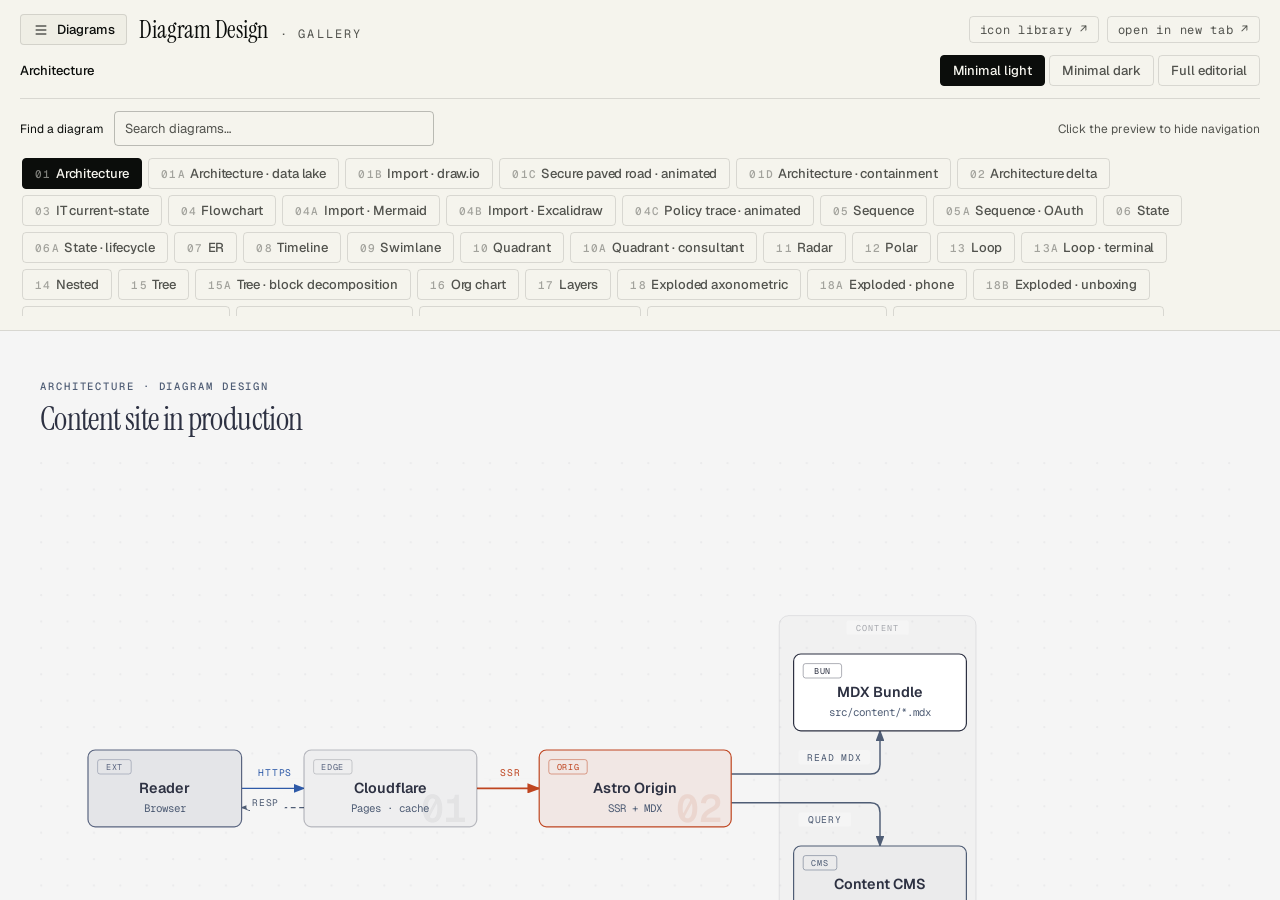
<file: skills/diagram-design/assets/index.html>
<!doctype html>
<html lang="en">
  <head>
    <meta charset="UTF-8" />
    <meta name="viewport" content="width=device-width, initial-scale=1.0" />
    <title>Diagram Design · Gallery</title>
    <link
      href="https://fonts.googleapis.com/css2?family=Instrument+Serif:ital@0;1&family=Geist:wght@400;500;600&family=Geist+Mono:wght@400;500;600&display=swap"
      rel="stylesheet"
    />
    <style>
      *,
      *::before,
      *::after {
        box-sizing: border-box;
        margin: 0;
        padding: 0;
      }
      :root {
        --paper: #f5f4ed;
        --paper-2: #efeee5;
        --ink: #0b0d0b;
        --muted: #52534e;
        --soft: #65655c;
        --rule: rgba(11, 13, 11, 0.12);
        --rule-strong: rgba(11, 13, 11, 0.25);
        --accent: #f7591f;
        --sans: "Geist", system-ui, sans-serif;
        --serif: "Instrument Serif", serif;
        --mono: "Geist Mono", ui-monospace, monospace;
      }
      html,
      body {
        height: 100%;
      }
      body {
        font-family: var(--sans);
        background: var(--paper);
        color: var(--ink);
        display: flex;
        flex-direction: column;
        overflow: hidden;
      }

      .topbar {
        padding: 0.875rem 1.25rem;
        border-bottom: 1px solid var(--rule);
        flex: 0 0 auto;
      }
      .title-row {
        display: flex;
        align-items: center;
        justify-content: space-between;
        margin-bottom: 0.625rem;
        gap: 1rem;
      }
      .title-row h1 {
        font-family: var(--serif);
        font-size: 1.5rem;
        font-weight: 400;
        letter-spacing: -0.01em;
        line-height: 1;
      }
      .title-row .meta {
        font-family: var(--mono);
        font-size: 0.75rem;
        letter-spacing: 0.18em;
        text-transform: uppercase;
        color: var(--muted);
      }
      .title-row .open-raw {
        font-family: var(--mono);
        font-size: 0.75rem;
        letter-spacing: 0.06em;
        color: var(--muted);
        text-decoration: none;
        padding: 0.3rem 0.625rem;
        border: 1px solid var(--rule);
        border-radius: 4px;
        transition:
          color 0.15s,
          border-color 0.15s;
      }
      .open-raw:hover {
        color: var(--accent);
        border-color: var(--accent);
      }

      .tabs {
        display: flex;
        flex-wrap: wrap;
        gap: 0.375rem;
        margin-bottom: 0.5rem;
      }
      .tabs.variants {
        margin-bottom: 0;
        padding: 0;
        border: 0;
        flex-wrap: nowrap;
        flex: 0 1 auto;
        gap: 0.25rem;
      }
      .tab {
        font-family: var(--sans);
        font-size: 0.8125rem;
        font-weight: 500;
        padding: 0.375rem 0.75rem;
        background: transparent;
        color: var(--muted);
        border: 1px solid var(--rule);
        border-radius: 4px;
        cursor: pointer;
        transition: all 0.12s;
        letter-spacing: -0.005em;
      }
      .tab:hover {
        color: var(--ink);
        border-color: var(--rule-strong);
      }
      .tab:disabled {
        opacity: 0.35;
        cursor: not-allowed;
      }
      .tab.active {
        background: var(--ink);
        color: var(--paper);
        border-color: var(--ink);
      }
      .tab .eyebrow {
        display: inline-block;
        margin-right: 0.25rem;
        font-family: var(--mono);
        font-size: 0.6875rem;
        letter-spacing: 0.12em;
        text-transform: uppercase;
        color: inherit;
        opacity: 0.5;
      }
      .tab.new::after {
        content: "NEW";
        display: inline-block;
        margin-left: 0.35rem;
        font-family: var(--mono);
        font-size: 0.6875rem;
        letter-spacing: 0.12em;
        color: var(--accent);
        vertical-align: 1px;
      }
      .tab.active.new::after {
        color: var(--paper);
      }

      main {
        flex: 1 1 auto;
        position: relative;
        background: var(--paper-2);
        overflow: hidden;
      }
      iframe {
        position: absolute;
        inset: 0;
        width: 100%;
        height: 100%;
        border: 0;
        background: var(--paper);
        display: block;
      }

      [hidden] { display: none !important; }
      main { min-height: 0; }
      .brand, .header-actions, .controls, .catalog-tools {
        display: flex;
        align-items: center;
        gap: 0.75rem;
        min-width: 0;
      }
      .header-actions { gap: 0.5rem; }
      .nav-toggle { display: inline-flex; align-items: center; gap: 0.5rem; flex: 0 0 auto; }
      .nav-toggle svg { width: 16px; height: 16px; }
      .nav-toggle[aria-expanded="true"] { background: var(--paper-2); color: var(--ink); }
      .controls { justify-content: space-between; gap: 1rem; }
      .current-diagram { font-size: 0.8125rem; font-weight: 500; overflow: hidden; text-overflow: ellipsis; white-space: nowrap; }
      .catalog { margin-top: 0.75rem; padding-top: 0.75rem; border-top: 1px solid var(--rule); }
      .catalog-tools { justify-content: space-between; margin-bottom: 0.625rem; }
      .search-label { display: flex; align-items: center; gap: 0.625rem; font-size: 0.75rem; min-width: 0; }
      #diagram-search {
        width: min(20rem, 45vw);
        padding: 0.5rem 0.625rem;
        border: 1px solid var(--rule-strong);
        border-radius: 4px;
        background: transparent;
        font: 0.8125rem var(--sans);
        color: var(--ink);
        caret-color: var(--accent);
      }
      #diagram-search::placeholder { color: var(--muted); }
      .catalog-hint, .empty-results { font-size: 0.75rem; color: var(--muted); }
      #type-tabs {
        max-height: min(10rem, 22vh);
        overflow-y: auto;
        overscroll-behavior: contain;
        scrollbar-width: thin;
        scrollbar-color: var(--rule-strong) var(--paper);
        margin: 0;
        padding: 2px 0.5rem 2px 2px;
      }
      #type-tabs .tab { text-align: left; max-width: 100%; overflow-wrap: anywhere; }
      .empty-results { padding: 0.75rem 0; }
      :is(button, a, input):focus-visible { outline: 2px solid var(--ink); outline-offset: 3px; }
      ::selection { background: var(--ink); color: var(--paper); }
      @media (max-width: 640px) {
        .topbar { padding: 0.75rem; }
        .title-row { flex-wrap: wrap; gap: 0.625rem; }
        .brand { flex: 1 1 auto; }
        .title-row h1 { font-size: 1.35rem; }
        .title-row .meta { display: none; }
        .header-actions { margin-left: auto; }
        .controls { flex-wrap: wrap; gap: 0.5rem; }
        .current-diagram { flex-basis: 100%; }
        .tabs.variants { flex-wrap: wrap; max-width: 100%; }
        .catalog-hint { display: none; }
        .search-label { width: 100%; }
        #diagram-search { flex: 1; width: 0; }
        #type-tabs { max-height: min(8rem, 18vh); }
      }
    </style>
  </head>
  <body>
    <header class="topbar">
      <div class="title-row">
        <div class="brand">
          <button class="tab nav-toggle" id="nav-toggle" type="button" aria-expanded="true" aria-controls="diagram-nav">
            <svg viewBox="0 0 24 24" fill="none" stroke="currentColor" stroke-width="1.5" aria-hidden="true"><path d="M4 6h16M4 12h16M4 18h16"/></svg>
            Diagrams
          </button>
        <h1>
          Diagram Design
          <span
            class="meta"
            style="
              font-family: var(--mono);
              font-size: 0.75rem;
              margin-left: 0.5rem;
            "
            >· gallery</span
          >
        </h1>
        </div>
        <div class="header-actions">
          <a class="open-raw" href="icons.html" target="_blank" rel="noopener"
            >icon library ↗</a
          >
          <a
            class="open-raw"
            id="open-raw"
            href="#"
            target="_blank"
            rel="noopener"
            >open in new tab ↗</a
          >
        </div>
      </div>

      <div class="controls">
        <p class="current-diagram" id="current-diagram">Architecture</p>
        <div
          class="tabs variants"
          id="variant-tabs"
          role="radiogroup"
          aria-label="Variant"
        >
          <button class="tab active" data-variant="">Minimal light</button>
          <button class="tab" data-variant="-dark">Minimal dark</button>
          <button class="tab" data-variant="-full">Full editorial</button>
        </div>
      </div>
      <nav class="catalog" id="diagram-nav" aria-label="Diagram catalog">
        <div class="catalog-tools">
          <label class="search-label" for="diagram-search">Find a diagram
            <input id="diagram-search" type="search" placeholder="Search diagrams…" autocomplete="off" />
          </label>
          <span class="catalog-hint">Click the preview to hide navigation</span>
        </div>
      <div class="tabs" id="type-tabs" role="radiogroup" aria-label="Diagram type">
        <button class="tab active" data-type="architecture">
          <span class="eyebrow">01</span>Architecture
        </button>
        <button class="tab" data-type="datalake" data-parent-type="architecture">
          <span class="eyebrow">01a</span>Architecture · data lake
        </button>
        <button class="tab" data-type="import-drawio" data-parent-type="architecture" data-single>
          <span class="eyebrow">01b</span>Import · draw.io
        </button>
        <button class="tab" data-type="paved-road-animated" data-parent-type="architecture" data-single>
          <span class="eyebrow">01c</span>Secure paved road · animated
        </button>
        <button class="tab" data-type="architecture-containment" data-parent-type="architecture">
          <span class="eyebrow">01d</span>Architecture · containment
        </button>
        <button class="tab" data-type="architecture-delta">
          <span class="eyebrow">02</span>Architecture delta
        </button>
        <button class="tab" data-type="it-state">
          <span class="eyebrow">03</span>IT current-state
        </button>
        <button class="tab" data-type="flowchart">
          <span class="eyebrow">04</span>Flowchart
        </button>
        <button class="tab" data-type="import-mermaid" data-parent-type="flowchart" data-single>
          <span class="eyebrow">04a</span>Import · Mermaid
        </button>
        <button class="tab" data-type="import-excalidraw" data-parent-type="flowchart" data-single>
          <span class="eyebrow">04b</span>Import · Excalidraw
        </button>
        <button class="tab" data-type="policy-trace-animated" data-parent-type="flowchart" data-single>
          <span class="eyebrow">04c</span>Policy trace · animated
        </button>
        <button class="tab" data-type="sequence">
          <span class="eyebrow">05</span>Sequence
        </button>
        <button class="tab" data-type="sequence-oauth" data-parent-type="sequence">
          <span class="eyebrow">05a</span>Sequence · OAuth
        </button>
        <button class="tab" data-type="state">
          <span class="eyebrow">06</span>State
        </button>
        <button class="tab" data-type="state-lifecycle" data-parent-type="state">
          <span class="eyebrow">06a</span>State · lifecycle
        </button>
        <button class="tab" data-type="er">
          <span class="eyebrow">07</span>ER
        </button>
        <button class="tab" data-type="timeline">
          <span class="eyebrow">08</span>Timeline
        </button>
        <button class="tab" data-type="swimlane">
          <span class="eyebrow">09</span>Swimlane
        </button>
        <button class="tab" data-type="quadrant">
          <span class="eyebrow">10</span>Quadrant
        </button>
        <button class="tab" data-type="quadrant-consultant" data-parent-type="quadrant" data-single>
          <span class="eyebrow">10a</span>Quadrant · consultant
        </button>
        <button class="tab" data-type="radar">
          <span class="eyebrow">11</span>Radar
        </button>
        <button class="tab" data-type="polar">
          <span class="eyebrow">12</span>Polar
        </button>
        <button class="tab" data-type="loop">
          <span class="eyebrow">13</span>Loop
        </button>
        <button class="tab" data-type="loop-terminal" data-parent-type="loop" data-single>
          <span class="eyebrow">13a</span>Loop · terminal
        </button>
        <button class="tab" data-type="nested">
          <span class="eyebrow">14</span>Nested
        </button>
        <button class="tab" data-type="tree">
          <span class="eyebrow">15</span>Tree
        </button>
        <button class="tab" data-type="tree-block-decomposition" data-parent-type="tree">
          <span class="eyebrow">15a</span>Tree · block decomposition
        </button>
        <button class="tab" data-type="org-chart">
          <span class="eyebrow">16</span>Org chart
        </button>
        <button class="tab" data-type="layers">
          <span class="eyebrow">17</span>Layers
        </button>
        <button class="tab" data-type="exploded">
          <span class="eyebrow">18</span>Exploded axonometric
        </button>
        <button class="tab" data-type="exploded-phone" data-parent-type="exploded">
          <span class="eyebrow">18a</span>Exploded · phone
        </button>
        <button class="tab" data-type="exploded-unboxing" data-parent-type="exploded">
          <span class="eyebrow">18b</span>Exploded · unboxing
        </button>
        <button class="tab" data-type="exploded-ai-stack" data-parent-type="exploded">
          <span class="eyebrow">18c</span>Exploded · AI agent stack
        </button>
        <button class="tab" data-type="exploded-keyboard" data-parent-type="exploded">
          <span class="eyebrow">18d</span>Exploded · keyboard
        </button>
        <button class="tab" data-type="exploded-phone-animated" data-parent-type="exploded" data-single>
          <span class="eyebrow">18e</span>Exploded · phone, animated
        </button>
        <button class="tab" data-type="exploded-unboxing-animated" data-parent-type="exploded" data-single>
          <span class="eyebrow">18f</span>Exploded · unboxing, animated
        </button>
        <button class="tab" data-type="exploded-ai-stack-animated" data-parent-type="exploded" data-single>
          <span class="eyebrow">18g</span>Exploded · AI agent stack, animated
        </button>
        <button class="tab" data-type="exploded-keyboard-animated" data-parent-type="exploded" data-single>
          <span class="eyebrow">18h</span>Exploded · keyboard, animated
        </button>
        <button class="tab" data-type="axonometric-plan">
          <span class="eyebrow">19</span>Axonometric plan
        </button>
        <button class="tab" data-type="axonometric-plan-campus" data-parent-type="axonometric-plan">
          <span class="eyebrow">19a</span>Axonometric plan · campus
        </button>
        <button class="tab" data-type="axonometric-plan-coffee-shop" data-parent-type="axonometric-plan">
          <span class="eyebrow">19b</span>Axonometric plan · coffee shop
        </button>
        <button class="tab" data-type="axonometric-plan-warehouse" data-parent-type="axonometric-plan">
          <span class="eyebrow">19c</span>Axonometric plan · warehouse
        </button>
        <button class="tab" data-type="axonometric-plan-campus-animated" data-parent-type="axonometric-plan" data-single>
          <span class="eyebrow">19d</span>Axonometric plan · campus, animated
        </button>
        <button class="tab" data-type="axonometric-plan-coffee-shop-animated" data-parent-type="axonometric-plan" data-single>
          <span class="eyebrow">19e</span>Axonometric plan · coffee shop, animated
        </button>
        <button class="tab" data-type="axonometric-plan-warehouse-animated" data-parent-type="axonometric-plan" data-single>
          <span class="eyebrow">19f</span>Axonometric plan · warehouse, animated
        </button>
        <button class="tab" data-type="venn">
          <span class="eyebrow">20</span>Venn
        </button>
        <button class="tab" data-type="pyramid">
          <span class="eyebrow">21</span>Pyramid
        </button>
        <button class="tab" data-type="bar">
          <span class="eyebrow">22</span>Bar
        </button>
        <button class="tab" data-type="waterfall">
          <span class="eyebrow">23</span>Waterfall
        </button>
        <button class="tab" data-type="treemap">
          <span class="eyebrow">24</span>Treemap
        </button>
        <button class="tab" data-type="marimekko" data-parent-type="treemap">
          <span class="eyebrow">24a</span>Marimekko
        </button>
        <button class="tab" data-type="heatmap">
          <span class="eyebrow">25</span>Heatmap
        </button>
        <button class="tab" data-type="line">
          <span class="eyebrow">26</span>Line
        </button>
        <button class="tab" data-type="slopegraph" data-parent-type="line">
          <span class="eyebrow">26a</span>Line · slopegraph
        </button>
        <button class="tab" data-type="ridgeline" data-parent-type="line">
          <span class="eyebrow">26b</span>Line · ridgeline
        </button>
        <button class="tab" data-type="streamgraph" data-parent-type="line">
          <span class="eyebrow">26c</span>Line · streamgraph
        </button>
        <button class="tab" data-type="bump" data-parent-type="line">
          <span class="eyebrow">26d</span>Line · bump
        </button>
        <button class="tab" data-type="gantt">
          <span class="eyebrow">27</span>Gantt
        </button>
        <button class="tab" data-type="scatter">
          <span class="eyebrow">28</span>Scatter
        </button>
        <button class="tab" data-type="bubble" data-parent-type="scatter">
          <span class="eyebrow">28a</span>Scatter · bubble
        </button>
        <button class="tab" data-type="beeswarm" data-parent-type="scatter">
          <span class="eyebrow">28b</span>Scatter · beeswarm
        </button>
        <button class="tab" data-type="box-plot" data-parent-type="scatter">
          <span class="eyebrow">28c</span>Scatter · box plot
        </button>
        <button class="tab" data-type="high-level">
          <span class="eyebrow">29</span>High-Level
        </button>
        <button class="tab" data-type="high-level-vertical" data-parent-type="high-level">
          <span class="eyebrow">29a</span>High-Level / Parametric
        </button>
        <button class="tab" data-type="process">
          <span class="eyebrow">30</span>Process
        </button>
        <button class="tab" data-type="medallion">
          <span class="eyebrow">31</span>Medallion
        </button>
        <button class="tab" data-type="data-flow">
          <span class="eyebrow">32</span>Data flow
        </button>
        <button class="tab" data-type="queue-animated" data-parent-type="data-flow" data-single>
          <span class="eyebrow">32a</span>Fan-in queue · animated
        </button>
        <button class="tab" data-type="dp-integration">
          <span class="eyebrow">33</span>DP integration
        </button>
        <button class="tab" data-type="dp-security-matrix">
          <span class="eyebrow">34</span>DP security matrix
        </button>
        <button class="tab" data-type="sankey">
          <span class="eyebrow">35</span>Sankey
        </button>
        <button class="tab" data-type="fishbone">
          <span class="eyebrow">36</span>Fishbone
        </button>
        <button class="tab" data-type="wardley">
          <span class="eyebrow">37</span>Wardley map
        </button>
        <button class="tab" data-type="kanban">
          <span class="eyebrow">38</span>Kanban
        </button>
        <button class="tab" data-type="journey">
          <span class="eyebrow">39</span>User journey
        </button>
        <button class="tab" data-type="deployment">
          <span class="eyebrow">40</span>Deployment
        </button>
        <button class="tab" data-type="dependency">
          <span class="eyebrow">41</span>Dependency graph
        </button>
        <button class="tab" data-type="uml-class">
          <span class="eyebrow">42</span>UML class
        </button>
        <button class="tab" data-type="story-map">
          <span class="eyebrow">43</span>Story map
        </button>
        <button class="tab" data-type="db-schema">
          <span class="eyebrow">44</span>Database schema
        </button>
        <button class="tab" data-type="service-blueprint">
          <span class="eyebrow">45</span>Service blueprint
        </button>
      </div>

        <p class="empty-results" id="empty-results" role="status" hidden>No diagrams found. Try another search.</p>
      </nav>
    </header>

    <main>
      <iframe
        id="preview"
        src="example-architecture.html"
        title="Preview"
      ></iframe>
    </main>

    <script>
      const state = { type: "architecture", variant: "" };
      const iframe = document.getElementById("preview");
      const openRaw = document.getElementById("open-raw");

      const nav = document.getElementById("diagram-nav");
      const navToggle = document.getElementById("nav-toggle");
      const search = document.getElementById("diagram-search");
      const typeTabs = [...document.querySelectorAll("#type-tabs .tab")];
      const diagramName = (tab) => [...tab.childNodes]
        .filter((node) => node.nodeType === Node.TEXT_NODE)
        .map((node) => node.textContent).join("").trim();

      function setNavigation(open) {
        nav.hidden = !open;
        navToggle.setAttribute("aria-expanded", String(open));
      }
      navToggle.addEventListener("click", () => setNavigation(nav.hidden));
      nav.addEventListener("keydown", (event) => {
        if (event.key === "Escape") {
          setNavigation(false);
          navToggle.focus();
        }
      });
      function filterDiagrams() {
        const query = search.value.trim().toLowerCase();
        typeTabs.forEach((tab) => {
          tab.hidden = !diagramName(tab).toLowerCase().includes(query);
        });
        const visible = typeTabs.filter((tab) => !tab.hidden);
        // Keep one visible option reachable with Tab even if selection is filtered out.
        const focusable = visible.find((tab) => tab.dataset.type === state.type) || visible[0];
        typeTabs.forEach((tab) => { tab.tabIndex = tab === focusable ? 0 : -1; });
        document.getElementById("empty-results").hidden = visible.length > 0;
      }
      search.addEventListener("input", filterDiagrams);
      // Collapse on click, not pointerdown: hiding the catalog moves the preview
      // up, so collapsing mid-press would pull a control out from under the pointer
      // and its click would never fire.
      document.querySelector("main").addEventListener("click", () => setNavigation(false));
      iframe.addEventListener("load", () => {
        try {
          // Iframe events do not bubble to the gallery. Bind after each example load.
          iframe.contentDocument.addEventListener("click", () => setNavigation(false));
        } catch {
          // Local file previews may have an opaque origin; focus is handled below.
        }
      });
      // Opaque local previews expose only the focus change on press. Wait for a
      // normal click to finish inside the example before moving it.
      const PREVIEW_CLICK_GRACE_MS = 400;
      let blurCollapse = 0;
      window.addEventListener("blur", () => {
        if (document.activeElement !== iframe) return;
        let accessible = false;
        try { accessible = iframe.contentDocument !== null; } catch { accessible = false; }
        if (accessible) return;
        clearTimeout(blurCollapse);
        blurCollapse = setTimeout(() => {
          if (document.activeElement === iframe) setNavigation(false);
        }, PREVIEW_CLICK_GRACE_MS);
      });

      function update() {
        const activeType = [...document.querySelectorAll("#type-tabs .tab")].find(
          (tab) => tab.dataset.type === state.type,
        );
        const name = diagramName(activeType);
        document.getElementById("current-diagram").textContent = name;
        iframe.title = `${name} preview`;
        const single = activeType && activeType.hasAttribute("data-single");
        const variantTabs = document.querySelectorAll("#variant-tabs .tab");
        if (single) state.variant = "";
        variantTabs.forEach((tab) => {
          tab.disabled = single && tab.dataset.variant !== "";
        });
        for (const [containerId, key] of [
          ["type-tabs", "type"],
          ["variant-tabs", "variant"],
        ]) {
          document.querySelectorAll(`#${containerId} .tab`).forEach((tab) => {
            const active = tab.dataset[key] === state[key];
            tab.classList.toggle("active", active);
            tab.setAttribute("aria-checked", String(active));
            tab.tabIndex = active ? 0 : -1;
          });
        }
        const src = `example-${state.type}${state.variant}.html`;
        iframe.src = src;
        openRaw.href = src;
        filterDiagrams();
        const selectedTabs = document.querySelectorAll('#variant-tabs [role="radio"][aria-checked="true"]');
        iframe.setAttribute(
          "aria-labelledby",
          ["current-diagram", ...[...selectedTabs].map((tab) => tab.id)].join(" "),
        );
      }

      function bindTabs(containerId, key) {
        const container = document.getElementById(containerId);
        const tabs = [...container.querySelectorAll(".tab")];
        tabs.forEach((tab, index) => {
          tab.id = `${containerId}-${index}`;
          tab.setAttribute("role", "radio");
          tab.setAttribute("aria-controls", "preview");
        });

        function activate(tab, focus = false) {
          state[key] = tab.dataset[key];
          update();
          if (focus) tab.focus();
        }

        container.addEventListener("click", (e) => {
          const btn = e.target.closest(".tab");
          if (!btn || btn.disabled) return;
          activate(btn);
        });
        container.addEventListener("keydown", (e) => {
          const current = e.target.closest('[role="radio"]');
          if (!current || !container.contains(current)) return;
          const enabledTabs = tabs.filter((tab) => !tab.disabled && !tab.hidden);
          const index = enabledTabs.indexOf(current);
          let next;
          if (e.key === "ArrowRight" || e.key === "ArrowDown") {
            next = enabledTabs[(index + 1) % enabledTabs.length];
          }
          if (e.key === "ArrowLeft" || e.key === "ArrowUp") {
            next = enabledTabs[(index - 1 + enabledTabs.length) % enabledTabs.length];
          }
          if (e.key === "Home") next = enabledTabs[0];
          if (e.key === "End") next = enabledTabs.at(-1);
          if (!next) return;
          e.preventDefault();
          activate(next, true);
        });
      }

      bindTabs("type-tabs", "type");
      bindTabs("variant-tabs", "variant");
      update();
    </script>
  </body>
</html>
</file>
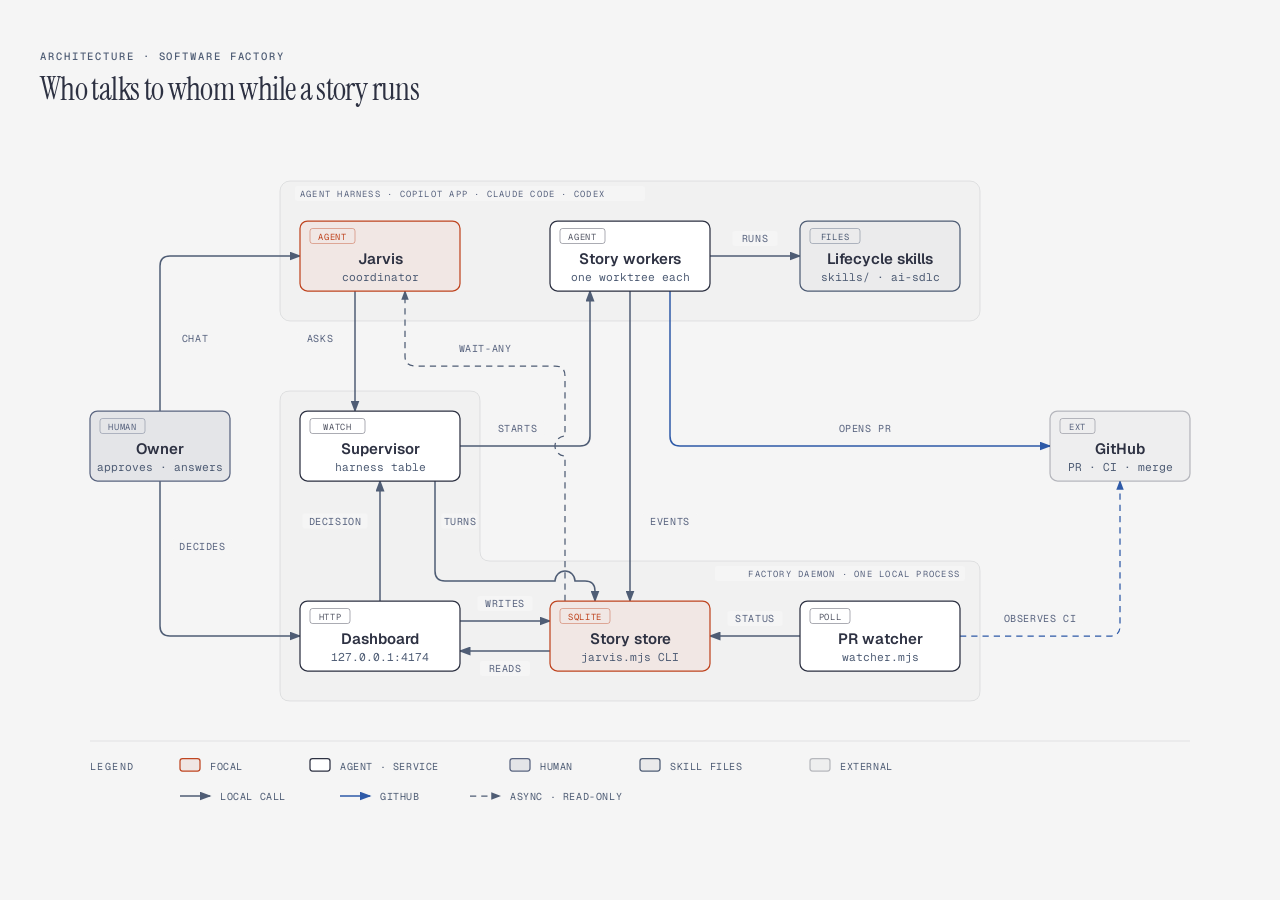
<file: docs/architecture.html>
<!DOCTYPE html>
<html lang="en">
<head>
  <meta charset="UTF-8">
  <meta name="viewport" content="width=device-width, initial-scale=1.0">
  <title>Software Factory · runtime components</title>
  <link href="https://fonts.googleapis.com/css2?family=Instrument+Serif:ital@0;1&family=Geist:wght@400;500;600&family=Geist+Mono:wght@400;500;600&display=swap" rel="stylesheet">
  <style>
    *, *::before, *::after { box-sizing: border-box; margin: 0; padding: 0; }
    :root {
      --color-paper:   #f5f5f5;
      --color-ink:     #2d3142;
      --color-muted:   #4f5d75;
      --color-accent:  #bf4520;
      --font-sans:     'Geist', system-ui, sans-serif;
      --font-serif:    'Instrument Serif', 'Noto Serif', serif;
      --font-mono:     'Geist Mono', ui-monospace, monospace;
    }

    body {
      font-family: var(--font-sans);
      background: var(--color-paper);
      color: var(--color-ink);
      min-height: 100vh;
      display: flex;
      align-items: center;
      justify-content: center;
      padding: 3rem 2rem;
    }

    .frame { max-width: 1200px; width: 100%; }
    .diagram-container { width: 100%; overflow-x: auto; }

    .eyebrow {
      font-family: var(--font-mono);
      font-size: 0.66rem;
      font-weight: 500;
      letter-spacing: 0.18em;
      text-transform: uppercase;
      color: var(--color-muted);
      margin-bottom: 0.5rem;
    }

    h1 {
      font-family: var(--font-serif);
      font-size: clamp(1.5rem, 2.4vw + 0.75rem, 2rem);
      font-weight: 400;
      letter-spacing: -0.02em;
      line-height: 1.15;
      color: var(--color-ink);
      margin-bottom: 1.5rem;
    }

    svg { width: 100%; min-width: 960px; display: block; }
    @media print {
      .diagram-container { overflow-x: visible; }
      svg { min-width: 0; }
    }
  </style>
</head>
<body>
  <div class="frame">
    <p class="eyebrow">Architecture · Software Factory</p>
    <h1>Who talks to whom while a story runs</h1>

    <div class="diagram-container">
      <svg viewBox="0 0 960 576" xmlns="http://www.w3.org/2000/svg" role="img" aria-labelledby="architecture-title architecture-desc">
        <title id="architecture-title">Software Factory runtime components</title>
        <desc id="architecture-desc">The owner chats with the Jarvis coordinator and decides in the dashboard. The dashboard, the supervisor, the story store and the PR watcher are one local process, the factory daemon. Jarvis asks the supervisor to start a story worker; the supervisor starts and resumes workers through the harness table and records each turn's start and end in the story store. Workers run the lifecycle skills, record events in the store, and open pull requests on GitHub, while the PR watcher feeds CI and merge status back into the store.</desc>
        <defs>
          <marker id="arrow" markerWidth="8" markerHeight="6" refX="7" refY="3" orient="auto"><polygon points="0 0, 8 3, 0 6" fill="#4f5d75"/></marker>
          <marker id="arrow-accent" markerWidth="8" markerHeight="6" refX="7" refY="3" orient="auto"><polygon points="0 0, 8 3, 0 6" fill="#bf4520"/></marker>
          <marker id="arrow-link" markerWidth="8" markerHeight="6" refX="7" refY="3" orient="auto"><polygon points="0 0, 8 3, 0 6" fill="#2e5aa8"/></marker>
        </defs>

        <rect width="100%" height="100%" fill="#f5f5f5"/>

        <rect x="192" y="40" width="560" height="112" rx="8" fill="rgba(45,49,66,0.02)" stroke="rgba(45,49,66,0.10)" stroke-width="0.8"/>
        <rect x="204" y="44" width="280" height="12" rx="2" fill="#f5f5f5"/>
        <text x="208" y="53" fill="#5a6580" font-size="7" font-family="'Geist Mono', ui-monospace, monospace" letter-spacing="0.14em">AGENT HARNESS · COPILOT APP · CLAUDE CODE · CODEX</text>

        <path d="M 200,208 H 344 Q 352,208 352,216 V 336 Q 352,344 360,344 H 744 Q 752,344 752,352 V 448 Q 752,456 744,456 H 200 Q 192,456 192,448 V 216 Q 192,208 200,208 Z" fill="rgba(45,49,66,0.02)" stroke="rgba(45,49,66,0.10)" stroke-width="0.8"/>
        <rect x="540" y="348" width="200" height="12" rx="2" fill="#f5f5f5"/>
        <text x="736" y="357" fill="#5a6580" font-size="7" font-family="'Geist Mono', ui-monospace, monospace" text-anchor="end" letter-spacing="0.14em">FACTORY DAEMON · ONE LOCAL PROCESS</text>

        <g id="owner-to-jarvis">
          <path d="M 96,224 V 108 Q 96,100 104,100 H 208" fill="none" stroke="#4f5d75" stroke-width="1.2" marker-end="url(#arrow)"/>
          <rect x="106" y="160" width="36" height="12" rx="2" fill="#f5f5f5"/>
          <text x="124" y="169" fill="#5a6580" font-size="8" font-family="'Geist Mono', ui-monospace, monospace" text-anchor="middle" letter-spacing="0.06em">CHAT</text>
        </g>

        <g id="owner-to-dashboard">
          <path d="M 96,280 V 396 Q 96,404 104,404 H 208" fill="none" stroke="#4f5d75" stroke-width="1.2" marker-end="url(#arrow)"/>
          <rect x="106" y="326" width="48" height="12" rx="2" fill="#f5f5f5"/>
          <text x="130" y="335" fill="#5a6580" font-size="8" font-family="'Geist Mono', ui-monospace, monospace" text-anchor="middle" letter-spacing="0.06em">DECIDES</text>
        </g>

        <g id="jarvis-to-supervisor">
          <line x1="252" y1="128" x2="252" y2="224" stroke="#4f5d75" stroke-width="1.2" marker-end="url(#arrow)"/>
          <rect x="206" y="160" width="36" height="12" rx="2" fill="#f5f5f5"/>
          <text x="224" y="169" fill="#5a6580" font-size="8" font-family="'Geist Mono', ui-monospace, monospace" text-anchor="middle" letter-spacing="0.06em">ASKS</text>
        </g>

        <g id="dashboard-to-supervisor">
          <line x1="272" y1="376" x2="272" y2="280" stroke="#4f5d75" stroke-width="1.2" marker-end="url(#arrow)"/>
          <rect x="210" y="306" width="52" height="12" rx="2" fill="#f5f5f5"/>
          <text x="236" y="315" fill="#5a6580" font-size="8" font-family="'Geist Mono', ui-monospace, monospace" text-anchor="middle" letter-spacing="0.06em">DECISION</text>
        </g>

        <g id="supervisor-to-story-store">
          <path d="M 316,280 V 352 Q 316,360 324,360 H 412 a 8,8 0 0,1 16,0 H 436 Q 444,360 444,368 V 376" fill="none" stroke="#4f5d75" stroke-width="1.2" marker-end="url(#arrow)"/>
          <rect x="321" y="306" width="29" height="12" rx="2" fill="#f5f5f5"/>
          <text x="336" y="315" fill="#5a6580" font-size="8" font-family="'Geist Mono', ui-monospace, monospace" text-anchor="middle" letter-spacing="0.06em">TURNS</text>
        </g>

        <g id="supervisor-to-workers">
          <path d="M 336,252 H 432 Q 440,252 440,244 V 128" fill="none" stroke="#4f5d75" stroke-width="1.2" marker-end="url(#arrow)"/>
          <rect x="360" y="232" width="44" height="12" rx="2" fill="#f5f5f5"/>
          <text x="382" y="241" fill="#5a6580" font-size="8" font-family="'Geist Mono', ui-monospace, monospace" text-anchor="middle" letter-spacing="0.06em">STARTS</text>
        </g>

        <g id="story-store-to-jarvis">
          <path d="M 420,376 V 260 a 8,8 0 0,1 0,-16 V 196 Q 420,188 412,188 H 300 Q 292,188 292,180 V 128" fill="none" stroke="#4f5d75" stroke-width="1" stroke-dasharray="5,4" marker-end="url(#arrow)"/>
          <rect x="330" y="168" width="52" height="12" rx="2" fill="#f5f5f5"/>
          <text x="356" y="177" fill="#5a6580" font-size="8" font-family="'Geist Mono', ui-monospace, monospace" text-anchor="middle" letter-spacing="0.06em">WAIT-ANY</text>
        </g>

        <g id="workers-to-skills">
          <line x1="536" y1="100" x2="608" y2="100" stroke="#4f5d75" stroke-width="1.2" marker-end="url(#arrow)"/>
          <rect x="554" y="80" width="36" height="12" rx="2" fill="#f5f5f5"/>
          <text x="572" y="89" fill="#5a6580" font-size="8" font-family="'Geist Mono', ui-monospace, monospace" text-anchor="middle" letter-spacing="0.06em">RUNS</text>
        </g>

        <g id="workers-to-story-store">
          <line x1="472" y1="128" x2="472" y2="376" stroke="#4f5d75" stroke-width="1.2" marker-end="url(#arrow)"/>
          <rect x="482" y="306" width="44" height="12" rx="2" fill="#f5f5f5"/>
          <text x="504" y="315" fill="#5a6580" font-size="8" font-family="'Geist Mono', ui-monospace, monospace" text-anchor="middle" letter-spacing="0.06em">EVENTS</text>
        </g>

        <g id="workers-to-github">
          <path d="M 504,128 V 244 Q 504,252 512,252 H 808" fill="none" stroke="#2e5aa8" stroke-width="1.2" marker-end="url(#arrow-link)"/>
          <rect x="634" y="232" width="52" height="12" rx="2" fill="#f5f5f5"/>
          <text x="660" y="241" fill="#5a6580" font-size="8" font-family="'Geist Mono', ui-monospace, monospace" text-anchor="middle" letter-spacing="0.06em">OPENS PR</text>
        </g>

        <g id="dashboard-to-story-store">
          <line x1="336" y1="392" x2="408" y2="392" stroke="#4f5d75" stroke-width="1.2" marker-end="url(#arrow)"/>
          <rect x="350" y="372" width="44" height="12" rx="2" fill="#f5f5f5"/>
          <text x="372" y="381" fill="#5a6580" font-size="8" font-family="'Geist Mono', ui-monospace, monospace" text-anchor="middle" letter-spacing="0.06em">WRITES</text>
        </g>

        <g id="story-store-to-dashboard">
          <line x1="408" y1="416" x2="336" y2="416" stroke="#4f5d75" stroke-width="1.2" marker-end="url(#arrow)"/>
          <rect x="352" y="424" width="40" height="12" rx="2" fill="#f5f5f5"/>
          <text x="372" y="433" fill="#5a6580" font-size="8" font-family="'Geist Mono', ui-monospace, monospace" text-anchor="middle" letter-spacing="0.06em">READS</text>
        </g>

        <g id="pr-watcher-to-story-store">
          <line x1="608" y1="404" x2="536" y2="404" stroke="#4f5d75" stroke-width="1.2" marker-end="url(#arrow)"/>
          <rect x="550" y="384" width="44" height="12" rx="2" fill="#f5f5f5"/>
          <text x="572" y="393" fill="#5a6580" font-size="8" font-family="'Geist Mono', ui-monospace, monospace" text-anchor="middle" letter-spacing="0.06em">STATUS</text>
        </g>

        <g id="pr-watcher-to-github">
          <path d="M 736,404 H 856 Q 864,404 864,396 V 280" fill="none" stroke="#2e5aa8" stroke-width="1" stroke-dasharray="5,4" marker-end="url(#arrow-link)"/>
          <rect x="766" y="384" width="68" height="12" rx="2" fill="#f5f5f5"/>
          <text x="800" y="393" fill="#5a6580" font-size="8" font-family="'Geist Mono', ui-monospace, monospace" text-anchor="middle" letter-spacing="0.06em">OBSERVES CI</text>
        </g>

        <g id="owner">
          <rect x="40" y="224" width="112" height="56" rx="6" fill="#f5f5f5"/>
          <rect x="40" y="224" width="112" height="56" rx="6" fill="rgba(79,93,117,0.10)" stroke="#5a6580" stroke-width="1"/>
          <rect x="48" y="230" width="36" height="12" rx="2" fill="none" stroke="rgba(90,101,128,0.40)" stroke-width="0.8"/>
          <text x="66" y="239" fill="#5a6580" font-size="7" font-family="'Geist Mono', ui-monospace, monospace" text-anchor="middle" letter-spacing="0.08em">HUMAN</text>
          <text x="96" y="258" fill="#2d3142" font-size="12" font-weight="600" font-family="'Geist', system-ui, sans-serif" text-anchor="middle">Owner</text>
          <text x="96" y="272" fill="#4f5d75" font-size="9" font-family="'Geist Mono', ui-monospace, monospace" text-anchor="middle">approves · answers</text>
        </g>

        <g id="jarvis">
          <rect x="208" y="72" width="128" height="56" rx="6" fill="#f5f5f5"/>
          <rect x="208" y="72" width="128" height="56" rx="6" fill="rgba(191,69,32,0.08)" stroke="#bf4520" stroke-width="1"/>
          <rect x="216" y="78" width="36" height="12" rx="2" fill="none" stroke="rgba(191,69,32,0.40)" stroke-width="0.8"/>
          <text x="234" y="87" fill="#bf4520" font-size="7" font-family="'Geist Mono', ui-monospace, monospace" text-anchor="middle" letter-spacing="0.08em">AGENT</text>
          <text x="272" y="106" fill="#2d3142" font-size="12" font-weight="600" font-family="'Geist', system-ui, sans-serif" text-anchor="middle">Jarvis</text>
          <text x="272" y="120" fill="#4f5d75" font-size="9" font-family="'Geist Mono', ui-monospace, monospace" text-anchor="middle">coordinator</text>
        </g>

        <g id="story-workers">
          <rect x="408" y="72" width="128" height="56" rx="6" fill="#f5f5f5"/>
          <rect x="408" y="72" width="128" height="56" rx="6" fill="#ffffff" stroke="#2d3142" stroke-width="1"/>
          <rect x="416" y="78" width="36" height="12" rx="2" fill="none" stroke="rgba(45,49,66,0.40)" stroke-width="0.8"/>
          <text x="434" y="87" fill="rgba(45,49,66,0.80)" font-size="7" font-family="'Geist Mono', ui-monospace, monospace" text-anchor="middle" letter-spacing="0.08em">AGENT</text>
          <text x="472" y="106" fill="#2d3142" font-size="12" font-weight="600" font-family="'Geist', system-ui, sans-serif" text-anchor="middle">Story workers</text>
          <text x="472" y="120" fill="#4f5d75" font-size="9" font-family="'Geist Mono', ui-monospace, monospace" text-anchor="middle">one worktree each</text>
        </g>

        <g id="skills">
          <rect x="608" y="72" width="128" height="56" rx="6" fill="#f5f5f5"/>
          <rect x="608" y="72" width="128" height="56" rx="6" fill="rgba(45,49,66,0.05)" stroke="#4f5d75" stroke-width="1"/>
          <rect x="616" y="78" width="40" height="12" rx="2" fill="none" stroke="rgba(79,93,117,0.40)" stroke-width="0.8"/>
          <text x="636" y="87" fill="#4f5d75" font-size="7" font-family="'Geist Mono', ui-monospace, monospace" text-anchor="middle" letter-spacing="0.08em">FILES</text>
          <text x="672" y="106" fill="#2d3142" font-size="12" font-weight="600" font-family="'Geist', system-ui, sans-serif" text-anchor="middle">Lifecycle skills</text>
          <text x="672" y="120" fill="#4f5d75" font-size="9" font-family="'Geist Mono', ui-monospace, monospace" text-anchor="middle">skills/ · ai-sdlc</text>
        </g>

        <g id="supervisor">
          <rect x="208" y="224" width="128" height="56" rx="6" fill="#f5f5f5"/>
          <rect x="208" y="224" width="128" height="56" rx="6" fill="#ffffff" stroke="#2d3142" stroke-width="1"/>
          <rect x="216" y="230" width="44" height="12" rx="2" fill="none" stroke="rgba(45,49,66,0.40)" stroke-width="0.8"/>
          <text x="238" y="239" fill="rgba(45,49,66,0.80)" font-size="7" font-family="'Geist Mono', ui-monospace, monospace" text-anchor="middle" letter-spacing="0.08em">WATCH</text>
          <text x="272" y="258" fill="#2d3142" font-size="12" font-weight="600" font-family="'Geist', system-ui, sans-serif" text-anchor="middle">Supervisor</text>
          <text x="272" y="272" fill="#4f5d75" font-size="9" font-family="'Geist Mono', ui-monospace, monospace" text-anchor="middle">harness table</text>
        </g>

        <g id="dashboard-service">
          <rect x="208" y="376" width="128" height="56" rx="6" fill="#f5f5f5"/>
          <rect x="208" y="376" width="128" height="56" rx="6" fill="#ffffff" stroke="#2d3142" stroke-width="1"/>
          <rect x="216" y="382" width="32" height="12" rx="2" fill="none" stroke="rgba(45,49,66,0.40)" stroke-width="0.8"/>
          <text x="232" y="391" fill="rgba(45,49,66,0.80)" font-size="7" font-family="'Geist Mono', ui-monospace, monospace" text-anchor="middle" letter-spacing="0.08em">HTTP</text>
          <text x="272" y="410" fill="#2d3142" font-size="12" font-weight="600" font-family="'Geist', system-ui, sans-serif" text-anchor="middle">Dashboard</text>
          <text x="272" y="424" fill="#4f5d75" font-size="9" font-family="'Geist Mono', ui-monospace, monospace" text-anchor="middle">127.0.0.1:4174</text>
        </g>

        <g id="story-store">
          <rect x="408" y="376" width="128" height="56" rx="6" fill="#f5f5f5"/>
          <rect x="408" y="376" width="128" height="56" rx="6" fill="rgba(191,69,32,0.08)" stroke="#bf4520" stroke-width="1"/>
          <rect x="416" y="382" width="40" height="12" rx="2" fill="none" stroke="rgba(191,69,32,0.40)" stroke-width="0.8"/>
          <text x="436" y="391" fill="#bf4520" font-size="7" font-family="'Geist Mono', ui-monospace, monospace" text-anchor="middle" letter-spacing="0.08em">SQLITE</text>
          <text x="472" y="410" fill="#2d3142" font-size="12" font-weight="600" font-family="'Geist', system-ui, sans-serif" text-anchor="middle">Story store</text>
          <text x="472" y="424" fill="#4f5d75" font-size="9" font-family="'Geist Mono', ui-monospace, monospace" text-anchor="middle">jarvis.mjs CLI</text>
        </g>

        <g id="pr-watcher">
          <rect x="608" y="376" width="128" height="56" rx="6" fill="#f5f5f5"/>
          <rect x="608" y="376" width="128" height="56" rx="6" fill="#ffffff" stroke="#2d3142" stroke-width="1"/>
          <rect x="616" y="382" width="32" height="12" rx="2" fill="none" stroke="rgba(45,49,66,0.40)" stroke-width="0.8"/>
          <text x="632" y="391" fill="rgba(45,49,66,0.80)" font-size="7" font-family="'Geist Mono', ui-monospace, monospace" text-anchor="middle" letter-spacing="0.08em">POLL</text>
          <text x="672" y="410" fill="#2d3142" font-size="12" font-weight="600" font-family="'Geist', system-ui, sans-serif" text-anchor="middle">PR watcher</text>
          <text x="672" y="424" fill="#4f5d75" font-size="9" font-family="'Geist Mono', ui-monospace, monospace" text-anchor="middle">watcher.mjs</text>
        </g>

        <g id="github">
          <rect x="808" y="224" width="112" height="56" rx="6" fill="#f5f5f5"/>
          <rect x="808" y="224" width="112" height="56" rx="6" fill="rgba(45,49,66,0.03)" stroke="rgba(45,49,66,0.30)" stroke-width="1"/>
          <rect x="816" y="230" width="28" height="12" rx="2" fill="none" stroke="rgba(45,49,66,0.30)" stroke-width="0.8"/>
          <text x="830" y="239" fill="#5a6580" font-size="7" font-family="'Geist Mono', ui-monospace, monospace" text-anchor="middle" letter-spacing="0.08em">EXT</text>
          <text x="864" y="258" fill="#2d3142" font-size="12" font-weight="600" font-family="'Geist', system-ui, sans-serif" text-anchor="middle">GitHub</text>
          <text x="864" y="272" fill="#4f5d75" font-size="9" font-family="'Geist Mono', ui-monospace, monospace" text-anchor="middle">PR · CI · merge</text>
        </g>

        <line x1="40" y1="488" x2="920" y2="488" stroke="rgba(45,49,66,0.10)" stroke-width="0.8"/>
        <text x="40" y="511" fill="#4f5d75" font-size="8" font-family="'Geist Mono', ui-monospace, monospace" letter-spacing="0.14em">LEGEND</text>

        <rect x="112" y="502" width="16" height="10" rx="2" fill="rgba(191,69,32,0.08)" stroke="#bf4520" stroke-width="1"/>
        <text x="136" y="511" fill="#4f5d75" font-size="8" font-family="'Geist Mono', ui-monospace, monospace" letter-spacing="0.06em">FOCAL</text>
        <rect x="216" y="502" width="16" height="10" rx="2" fill="#ffffff" stroke="#2d3142" stroke-width="1"/>
        <text x="240" y="511" fill="#4f5d75" font-size="8" font-family="'Geist Mono', ui-monospace, monospace" letter-spacing="0.06em">AGENT · SERVICE</text>
        <rect x="376" y="502" width="16" height="10" rx="2" fill="rgba(79,93,117,0.10)" stroke="#5a6580" stroke-width="1"/>
        <text x="400" y="511" fill="#4f5d75" font-size="8" font-family="'Geist Mono', ui-monospace, monospace" letter-spacing="0.06em">HUMAN</text>
        <rect x="480" y="502" width="16" height="10" rx="2" fill="rgba(45,49,66,0.05)" stroke="#4f5d75" stroke-width="1"/>
        <text x="504" y="511" fill="#4f5d75" font-size="8" font-family="'Geist Mono', ui-monospace, monospace" letter-spacing="0.06em">SKILL FILES</text>
        <rect x="616" y="502" width="16" height="10" rx="2" fill="rgba(45,49,66,0.03)" stroke="rgba(45,49,66,0.30)" stroke-width="1"/>
        <text x="640" y="511" fill="#4f5d75" font-size="8" font-family="'Geist Mono', ui-monospace, monospace" letter-spacing="0.06em">EXTERNAL</text>

        <line x1="112" y1="532" x2="136" y2="532" stroke="#4f5d75" stroke-width="1.2" marker-end="url(#arrow)"/>
        <text x="144" y="535" fill="#4f5d75" font-size="8" font-family="'Geist Mono', ui-monospace, monospace" letter-spacing="0.06em">LOCAL CALL</text>
        <line x1="240" y1="532" x2="264" y2="532" stroke="#2e5aa8" stroke-width="1.2" marker-end="url(#arrow-link)"/>
        <text x="272" y="535" fill="#4f5d75" font-size="8" font-family="'Geist Mono', ui-monospace, monospace" letter-spacing="0.06em">GITHUB</text>
        <line x1="344" y1="532" x2="368" y2="532" stroke="#4f5d75" stroke-width="1" stroke-dasharray="5,4" marker-end="url(#arrow)"/>
        <text x="376" y="535" fill="#4f5d75" font-size="8" font-family="'Geist Mono', ui-monospace, monospace" letter-spacing="0.06em">ASYNC · READ-ONLY</text>
      </svg>
    </div>
  </div>
</body>
</html>
</file>
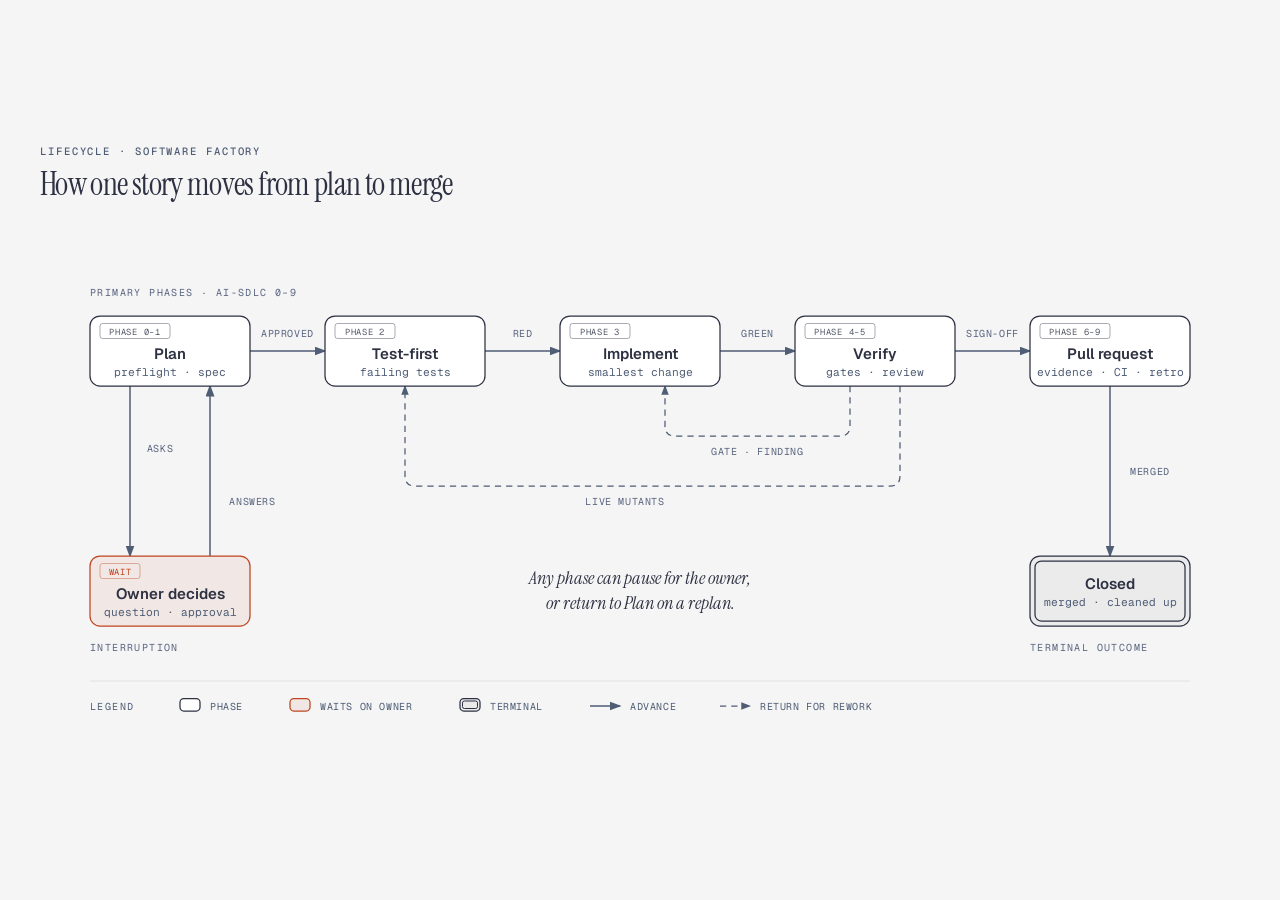
<file: docs/lifecycle.html>
<!DOCTYPE html>
<html lang="en">
<head>
  <meta charset="UTF-8">
  <meta name="viewport" content="width=device-width, initial-scale=1.0">
  <title>Software Factory · story lifecycle</title>
  <link href="https://fonts.googleapis.com/css2?family=Instrument+Serif:ital@0;1&family=Geist:wght@400;500;600&family=Geist+Mono:wght@400;500;600&display=swap" rel="stylesheet">
  <style>
    *, *::before, *::after { box-sizing: border-box; margin: 0; padding: 0; }
    :root {
      --color-paper:   #f5f5f5;
      --color-ink:     #2d3142;
      --color-muted:   #4f5d75;
      --color-accent:  #bf4520;
      --font-sans:     'Geist', system-ui, sans-serif;
      --font-serif:    'Instrument Serif', 'Noto Serif', serif;
      --font-mono:     'Geist Mono', ui-monospace, monospace;
    }

    body {
      font-family: var(--font-sans);
      background: var(--color-paper);
      color: var(--color-ink);
      min-height: 100vh;
      display: flex;
      align-items: center;
      justify-content: center;
      padding: 3rem 2rem;
    }

    .frame { max-width: 1200px; width: 100%; }
    .diagram-container { width: 100%; overflow-x: auto; }

    .eyebrow {
      font-family: var(--font-mono);
      font-size: 0.66rem;
      font-weight: 500;
      letter-spacing: 0.18em;
      text-transform: uppercase;
      color: var(--color-muted);
      margin-bottom: 0.5rem;
    }

    h1 {
      font-family: var(--font-serif);
      font-size: clamp(1.5rem, 2.4vw + 0.75rem, 2rem);
      font-weight: 400;
      letter-spacing: -0.02em;
      line-height: 1.15;
      color: var(--color-ink);
      margin-bottom: 1.5rem;
    }

    svg { width: 100%; min-width: 960px; display: block; }
    @media print {
      .diagram-container { overflow-x: visible; }
      svg { min-width: 0; }
    }
  </style>
</head>
<body>
  <div class="frame">
    <p class="eyebrow">Lifecycle · Software Factory</p>
    <h1>How one story moves from plan to merge</h1>

    <div class="diagram-container">
      <svg viewBox="0 0 960 424" xmlns="http://www.w3.org/2000/svg" role="img" aria-labelledby="lifecycle-title lifecycle-desc">
        <title id="lifecycle-title">Software Factory story lifecycle</title>
        <desc id="lifecycle-desc">A story advances through plan, test-first, implement, verify and pull request; a failed gate or review finding returns it to implement, surviving mutants return it to test-first, any phase can pause for the owner's decision, and a merged pull request closes the story.</desc>
        <defs>
          <marker id="arrow" markerWidth="8" markerHeight="6" refX="7" refY="3" orient="auto"><polygon points="0 0, 8 3, 0 6" fill="#4f5d75"/></marker>
          <marker id="arrow-accent" markerWidth="8" markerHeight="6" refX="7" refY="3" orient="auto"><polygon points="0 0, 8 3, 0 6" fill="#bf4520"/></marker>
          <marker id="arrow-link" markerWidth="8" markerHeight="6" refX="7" refY="3" orient="auto"><polygon points="0 0, 8 3, 0 6" fill="#2e5aa8"/></marker>
        </defs>

        <rect width="100%" height="100%" fill="#f5f5f5"/>

        <text x="40" y="56" fill="#5a6580" font-size="8" font-family="'Geist Mono', ui-monospace, monospace" letter-spacing="0.14em">PRIMARY PHASES · AI-SDLC 0–9</text>
        <text x="40" y="340" fill="#5a6580" font-size="8" font-family="'Geist Mono', ui-monospace, monospace" letter-spacing="0.14em">INTERRUPTION</text>
        <text x="792" y="340" fill="#5a6580" font-size="8" font-family="'Geist Mono', ui-monospace, monospace" letter-spacing="0.14em">TERMINAL OUTCOME</text>

        <g id="plan-to-test-first">
          <line x1="168" y1="100" x2="228" y2="100" stroke="#4f5d75" stroke-width="1.2" marker-end="url(#arrow)"/>
          <rect x="172" y="80" width="52" height="12" rx="2" fill="#f5f5f5"/>
          <text x="198" y="89" fill="#5a6580" font-size="8" font-family="'Geist Mono', ui-monospace, monospace" text-anchor="middle" letter-spacing="0.06em">APPROVED</text>
        </g>

        <g id="test-first-to-implement">
          <line x1="356" y1="100" x2="416" y2="100" stroke="#4f5d75" stroke-width="1.2" marker-end="url(#arrow)"/>
          <rect x="370" y="80" width="32" height="12" rx="2" fill="#f5f5f5"/>
          <text x="386" y="89" fill="#5a6580" font-size="8" font-family="'Geist Mono', ui-monospace, monospace" text-anchor="middle" letter-spacing="0.06em">RED</text>
        </g>

        <g id="implement-to-verify">
          <line x1="544" y1="100" x2="604" y2="100" stroke="#4f5d75" stroke-width="1.2" marker-end="url(#arrow)"/>
          <rect x="554" y="80" width="40" height="12" rx="2" fill="#f5f5f5"/>
          <text x="574" y="89" fill="#5a6580" font-size="8" font-family="'Geist Mono', ui-monospace, monospace" text-anchor="middle" letter-spacing="0.06em">GREEN</text>
        </g>

        <g id="verify-to-pull-request">
          <line x1="732" y1="100" x2="792" y2="100" stroke="#4f5d75" stroke-width="1.2" marker-end="url(#arrow)"/>
          <rect x="736" y="80" width="52" height="12" rx="2" fill="#f5f5f5"/>
          <text x="762" y="89" fill="#5a6580" font-size="8" font-family="'Geist Mono', ui-monospace, monospace" text-anchor="middle" letter-spacing="0.06em">SIGN-OFF</text>
        </g>

        <g id="verify-to-implement">
          <path d="M 648,128 V 160 Q 648,168 640,168 H 508 Q 500,168 500,160 V 128" fill="none" stroke="#4f5d75" stroke-width="1" stroke-dasharray="5,4" marker-end="url(#arrow)"/>
          <rect x="532" y="174" width="84" height="12" rx="2" fill="#f5f5f5"/>
          <text x="574" y="183" fill="#5a6580" font-size="8" font-family="'Geist Mono', ui-monospace, monospace" text-anchor="middle" letter-spacing="0.06em">GATE · FINDING</text>
        </g>

        <g id="verify-to-test-first">
          <path d="M 688,128 V 200 Q 688,208 680,208 H 300 Q 292,208 292,200 V 128" fill="none" stroke="#4f5d75" stroke-width="1" stroke-dasharray="5,4" marker-end="url(#arrow)"/>
          <rect x="432" y="214" width="72" height="12" rx="2" fill="#f5f5f5"/>
          <text x="468" y="223" fill="#5a6580" font-size="8" font-family="'Geist Mono', ui-monospace, monospace" text-anchor="middle" letter-spacing="0.06em">LIVE MUTANTS</text>
        </g>

        <g id="plan-to-owner-decides">
          <line x1="72" y1="128" x2="72" y2="264" stroke="#4f5d75" stroke-width="1.2" marker-end="url(#arrow)"/>
          <rect x="80" y="172" width="32" height="12" rx="2" fill="#f5f5f5"/>
          <text x="96" y="181" fill="#5a6580" font-size="8" font-family="'Geist Mono', ui-monospace, monospace" text-anchor="middle" letter-spacing="0.06em">ASKS</text>
        </g>

        <g id="owner-decides-to-plan">
          <line x1="136" y1="264" x2="136" y2="128" stroke="#4f5d75" stroke-width="1.2" marker-end="url(#arrow)"/>
          <rect x="146" y="214" width="48" height="12" rx="2" fill="#f5f5f5"/>
          <text x="170" y="223" fill="#5a6580" font-size="8" font-family="'Geist Mono', ui-monospace, monospace" text-anchor="middle" letter-spacing="0.06em">ANSWERS</text>
        </g>

        <g id="pull-request-to-closed">
          <line x1="856" y1="128" x2="856" y2="264" stroke="#4f5d75" stroke-width="1.2" marker-end="url(#arrow)"/>
          <rect x="866" y="190" width="44" height="12" rx="2" fill="#f5f5f5"/>
          <text x="888" y="199" fill="#5a6580" font-size="8" font-family="'Geist Mono', ui-monospace, monospace" text-anchor="middle" letter-spacing="0.06em">MERGED</text>
        </g>

        <g id="plan">
          <rect x="40" y="72" width="128" height="56" rx="8" fill="#f5f5f5"/>
          <rect x="40" y="72" width="128" height="56" rx="8" fill="#ffffff" stroke="#2d3142" stroke-width="1"/>
          <rect x="48" y="78" width="56" height="12" rx="2" fill="none" stroke="rgba(45,49,66,0.40)" stroke-width="0.8"/>
          <text x="76" y="87" fill="rgba(45,49,66,0.80)" font-size="7" font-family="'Geist Mono', ui-monospace, monospace" text-anchor="middle" letter-spacing="0.08em">PHASE 0–1</text>
          <text x="104" y="106" fill="#2d3142" font-size="12" font-weight="600" font-family="'Geist', system-ui, sans-serif" text-anchor="middle">Plan</text>
          <text x="104" y="120" fill="#4f5d75" font-size="9" font-family="'Geist Mono', ui-monospace, monospace" text-anchor="middle">preflight · spec</text>
        </g>

        <g id="test-first">
          <rect x="228" y="72" width="128" height="56" rx="8" fill="#f5f5f5"/>
          <rect x="228" y="72" width="128" height="56" rx="8" fill="#ffffff" stroke="#2d3142" stroke-width="1"/>
          <rect x="236" y="78" width="48" height="12" rx="2" fill="none" stroke="rgba(45,49,66,0.40)" stroke-width="0.8"/>
          <text x="260" y="87" fill="rgba(45,49,66,0.80)" font-size="7" font-family="'Geist Mono', ui-monospace, monospace" text-anchor="middle" letter-spacing="0.08em">PHASE 2</text>
          <text x="292" y="106" fill="#2d3142" font-size="12" font-weight="600" font-family="'Geist', system-ui, sans-serif" text-anchor="middle">Test-first</text>
          <text x="292" y="120" fill="#4f5d75" font-size="9" font-family="'Geist Mono', ui-monospace, monospace" text-anchor="middle">failing tests</text>
        </g>

        <g id="implement">
          <rect x="416" y="72" width="128" height="56" rx="8" fill="#f5f5f5"/>
          <rect x="416" y="72" width="128" height="56" rx="8" fill="#ffffff" stroke="#2d3142" stroke-width="1"/>
          <rect x="424" y="78" width="48" height="12" rx="2" fill="none" stroke="rgba(45,49,66,0.40)" stroke-width="0.8"/>
          <text x="448" y="87" fill="rgba(45,49,66,0.80)" font-size="7" font-family="'Geist Mono', ui-monospace, monospace" text-anchor="middle" letter-spacing="0.08em">PHASE 3</text>
          <text x="480" y="106" fill="#2d3142" font-size="12" font-weight="600" font-family="'Geist', system-ui, sans-serif" text-anchor="middle">Implement</text>
          <text x="480" y="120" fill="#4f5d75" font-size="9" font-family="'Geist Mono', ui-monospace, monospace" text-anchor="middle">smallest change</text>
        </g>

        <g id="verify">
          <rect x="604" y="72" width="128" height="56" rx="8" fill="#f5f5f5"/>
          <rect x="604" y="72" width="128" height="56" rx="8" fill="#ffffff" stroke="#2d3142" stroke-width="1"/>
          <rect x="612" y="78" width="56" height="12" rx="2" fill="none" stroke="rgba(45,49,66,0.40)" stroke-width="0.8"/>
          <text x="640" y="87" fill="rgba(45,49,66,0.80)" font-size="7" font-family="'Geist Mono', ui-monospace, monospace" text-anchor="middle" letter-spacing="0.08em">PHASE 4–5</text>
          <text x="668" y="106" fill="#2d3142" font-size="12" font-weight="600" font-family="'Geist', system-ui, sans-serif" text-anchor="middle">Verify</text>
          <text x="668" y="120" fill="#4f5d75" font-size="9" font-family="'Geist Mono', ui-monospace, monospace" text-anchor="middle">gates · review</text>
        </g>

        <g id="pull-request">
          <rect x="792" y="72" width="128" height="56" rx="8" fill="#f5f5f5"/>
          <rect x="792" y="72" width="128" height="56" rx="8" fill="#ffffff" stroke="#2d3142" stroke-width="1"/>
          <rect x="800" y="78" width="56" height="12" rx="2" fill="none" stroke="rgba(45,49,66,0.40)" stroke-width="0.8"/>
          <text x="828" y="87" fill="rgba(45,49,66,0.80)" font-size="7" font-family="'Geist Mono', ui-monospace, monospace" text-anchor="middle" letter-spacing="0.08em">PHASE 6–9</text>
          <text x="856" y="106" fill="#2d3142" font-size="12" font-weight="600" font-family="'Geist', system-ui, sans-serif" text-anchor="middle">Pull request</text>
          <text x="856" y="120" fill="#4f5d75" font-size="9" font-family="'Geist Mono', ui-monospace, monospace" text-anchor="middle">evidence · CI · retro</text>
        </g>

        <g id="owner-decides">
          <rect x="40" y="264" width="128" height="56" rx="8" fill="#f5f5f5"/>
          <rect x="40" y="264" width="128" height="56" rx="8" fill="rgba(191,69,32,0.08)" stroke="#bf4520" stroke-width="1"/>
          <rect x="48" y="270" width="32" height="12" rx="2" fill="none" stroke="rgba(191,69,32,0.40)" stroke-width="0.8"/>
          <text x="64" y="279" fill="#bf4520" font-size="7" font-family="'Geist Mono', ui-monospace, monospace" text-anchor="middle" letter-spacing="0.08em">WAIT</text>
          <text x="104" y="298" fill="#2d3142" font-size="12" font-weight="600" font-family="'Geist', system-ui, sans-serif" text-anchor="middle">Owner decides</text>
          <text x="104" y="312" fill="#4f5d75" font-size="9" font-family="'Geist Mono', ui-monospace, monospace" text-anchor="middle">question · approval</text>
        </g>

        <g id="closed">
          <rect x="792" y="264" width="128" height="56" rx="8" fill="#f5f5f5"/>
          <rect x="792" y="264" width="128" height="56" rx="8" fill="rgba(45,49,66,0.05)" stroke="#2d3142" stroke-width="1"/>
          <rect x="796" y="268" width="120" height="48" rx="5" fill="none" stroke="#2d3142" stroke-width="1"/>
          <text x="856" y="290" fill="#2d3142" font-size="12" font-weight="600" font-family="'Geist', system-ui, sans-serif" text-anchor="middle">Closed</text>
          <text x="856" y="304" fill="#4f5d75" font-size="9" font-family="'Geist Mono', ui-monospace, monospace" text-anchor="middle">merged · cleaned up</text>
        </g>

        <text x="480" y="286" fill="#2d3142" font-size="14" font-style="italic" font-family="'Instrument Serif', 'Noto Serif', serif" text-anchor="middle">Any phase can pause for the owner,</text>
        <text x="480" y="306" fill="#2d3142" font-size="14" font-style="italic" font-family="'Instrument Serif', 'Noto Serif', serif" text-anchor="middle">or return to Plan on a replan.</text>

        <line x1="40" y1="364" x2="920" y2="364" stroke="rgba(45,49,66,0.10)" stroke-width="0.8"/>
        <text x="40" y="387" fill="#4f5d75" font-size="8" font-family="'Geist Mono', ui-monospace, monospace" letter-spacing="0.14em">LEGEND</text>

        <rect x="112" y="378" width="16" height="10" rx="3" fill="#ffffff" stroke="#2d3142" stroke-width="1"/>
        <text x="136" y="387" fill="#4f5d75" font-size="8" font-family="'Geist Mono', ui-monospace, monospace" letter-spacing="0.06em">PHASE</text>
        <rect x="200" y="378" width="16" height="10" rx="3" fill="rgba(191,69,32,0.08)" stroke="#bf4520" stroke-width="1"/>
        <text x="224" y="387" fill="#4f5d75" font-size="8" font-family="'Geist Mono', ui-monospace, monospace" letter-spacing="0.06em">WAITS ON OWNER</text>
        <rect x="336" y="378" width="16" height="10" rx="3" fill="rgba(45,49,66,0.05)" stroke="#2d3142" stroke-width="1"/>
        <rect x="338" y="380" width="12" height="6" rx="1.5" fill="none" stroke="#2d3142" stroke-width="0.8"/>
        <text x="360" y="387" fill="#4f5d75" font-size="8" font-family="'Geist Mono', ui-monospace, monospace" letter-spacing="0.06em">TERMINAL</text>
        <line x1="440" y1="384" x2="464" y2="384" stroke="#4f5d75" stroke-width="1.2" marker-end="url(#arrow)"/>
        <text x="472" y="387" fill="#4f5d75" font-size="8" font-family="'Geist Mono', ui-monospace, monospace" letter-spacing="0.06em">ADVANCE</text>
        <line x1="544" y1="384" x2="568" y2="384" stroke="#4f5d75" stroke-width="1" stroke-dasharray="5,4" marker-end="url(#arrow)"/>
        <text x="576" y="387" fill="#4f5d75" font-size="8" font-family="'Geist Mono', ui-monospace, monospace" letter-spacing="0.06em">RETURN FOR REWORK</text>
      </svg>
    </div>
  </div>
</body>
</html>
</file>
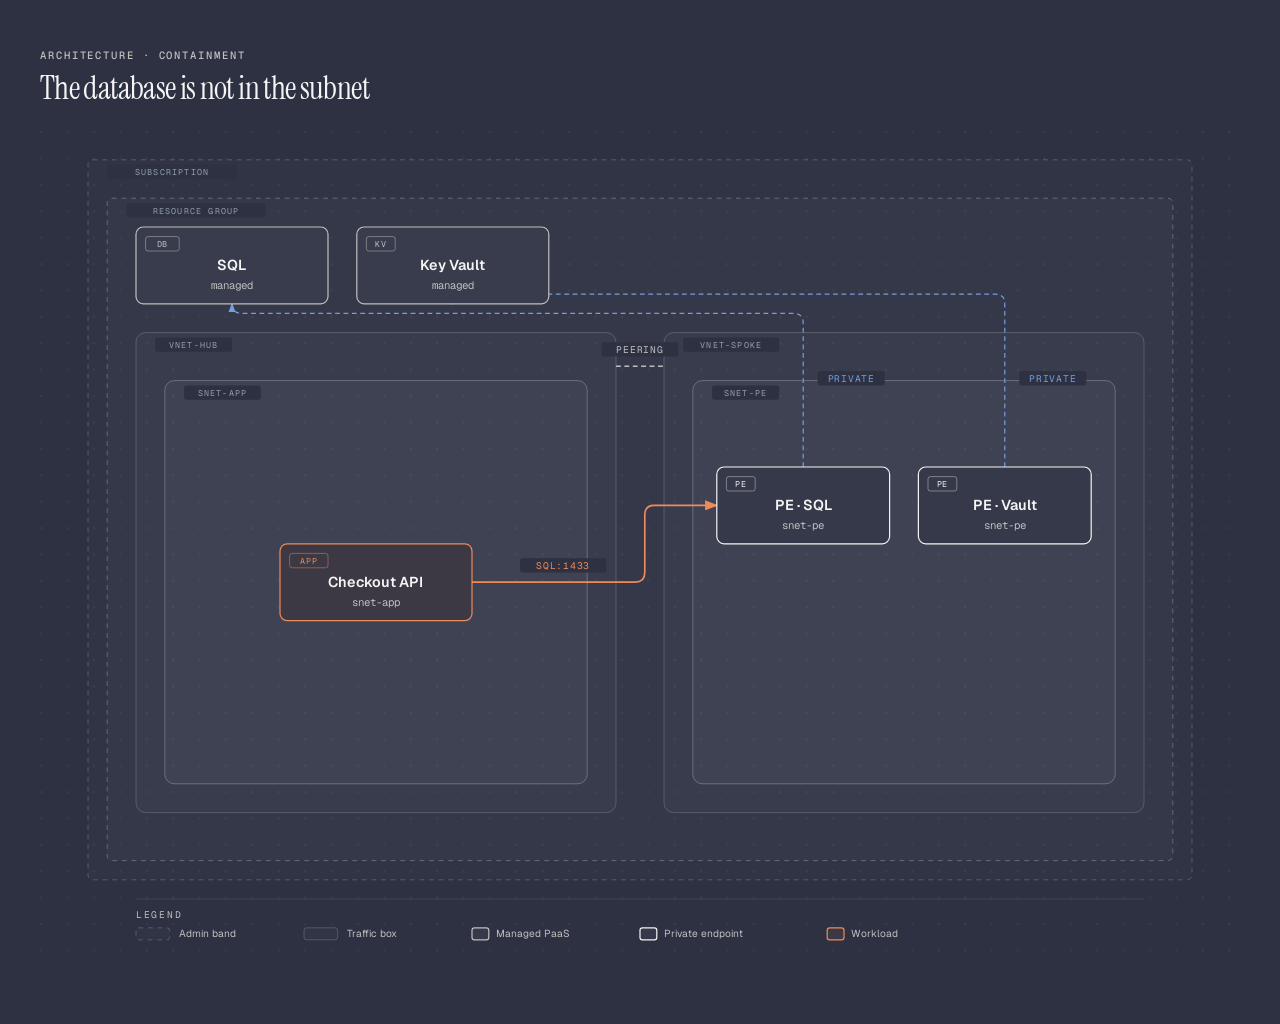
<file: skills/diagram-design/assets/example-architecture-containment-dark.html>
<!DOCTYPE html>
<html lang="en">
<head>
  <meta charset="UTF-8">
  <meta name="viewport" content="width=device-width, initial-scale=1.0">
  <title>The database is not in the subnet · Architecture</title>
  <link href="https://fonts.googleapis.com/css2?family=Instrument+Serif:ital@0;1&family=Geist:wght@400;500;600&family=Geist+Mono:wght@400;500;600&display=swap" rel="stylesheet">
  <style>
    *, *::before, *::after { box-sizing: border-box; margin: 0; padding: 0; }
    :root {
      --color-paper:   #2d3142;
      --color-ink:     #f5f5f5;
      --color-muted:   #bfc0c0;
      --color-accent:  #f08a59;
      --font-sans:     'Geist', system-ui, sans-serif;
      --font-serif:    'Instrument Serif', serif;
      --font-mono:     'Geist Mono', ui-monospace, monospace;
    }
    body {
      font-family: var(--font-sans);
      background: var(--color-paper);
      color: var(--color-ink);
      min-height: 100vh;
      display: flex;
      align-items: center;
      justify-content: center;
      padding: 3rem 2rem;
    }
    .frame { max-width: 1200px; width: 100%; }
    .diagram-container { width: 100%; overflow-x: auto; }
    .eyebrow {
      font-family: var(--font-mono);
      font-size: 0.66rem;
      font-weight: 500;
      letter-spacing: 0.18em;
      text-transform: uppercase;
      color: var(--color-muted);
      margin-bottom: 0.5rem;
    }
    h1 {
      font-family: var(--font-serif);
      font-size: clamp(1.5rem, 2.4vw + 0.75rem, 2rem);
      font-weight: 400;
      letter-spacing: -0.02em;
      line-height: 1.15;
      color: var(--color-ink);
      margin-bottom: 1.5rem;
    }
    svg { width: 100%; min-width: 1000px; display: block; }
    @media print {
      .diagram-container { overflow-x: visible; }
      svg { min-width: 0; }
    }
  </style>
</head>
<body>
  <div class="frame">
    <p class="eyebrow">Architecture · containment</p>
    <h1>The database is not in the subnet</h1>
    <div class="diagram-container">
      <svg viewBox="0 0 1000 704" xmlns="http://www.w3.org/2000/svg" role="img"
           aria-labelledby="architecture-containment-dark-title architecture-containment-dark-desc"
           data-grammar="architecture-containment">
        <title id="architecture-containment-dark-title">The database is not in the subnet</title>
        <desc id="architecture-containment-dark-desc">Nested administrative bands hold two peered virtual networks; private endpoints sit inside a subnet while their managed database and vault sit outside every traffic boundary.</desc>
        <defs>
          <pattern id="dots" width="22" height="22" patternUnits="userSpaceOnUse">
            <circle cx="1" cy="1" r="0.9" fill="rgba(245,245,245,0.10)"/>
          </pattern>
          <marker id="arrow" markerWidth="8" markerHeight="6" refX="7" refY="3" orient="auto"><polygon points="0 0, 8 3, 0 6" fill="#bfc0c0"/></marker>
          <marker id="arrow-accent" markerWidth="8" markerHeight="6" refX="7" refY="3" orient="auto"><polygon points="0 0, 8 3, 0 6" fill="#f08a59"/></marker>
          <marker id="arrow-link" markerWidth="8" markerHeight="6" refX="7" refY="3" orient="auto"><polygon points="0 0, 8 3, 0 6" fill="#739fdf"/></marker>
        </defs>

        <rect width="100%" height="100%" fill="#2d3142"/>
        <rect width="100%" height="100%" fill="url(#dots)" opacity="0.55"/>

        <!-- Scopes, outer first. Admin = band (rx=4, dashed). Traffic = box (rx=8, solid). -->
        <rect data-role="bounds" data-scope-id="subscription" data-scope-kind="admin"
              x="40" y="24" width="920" height="600" rx="4"
              fill="rgba(245,245,245,0.015)" stroke="rgba(245,245,245,0.22)" stroke-width="0.8" stroke-dasharray="4,4"/>
        <rect x="56" y="28" width="108" height="12" rx="2" fill="#2d3142"/>
        <text x="110" y="37" fill="#949eb2" font-size="7" font-family="'Geist Mono', monospace"
              text-anchor="middle" letter-spacing="0.14em">SUBSCRIPTION</text>

        <rect data-role="bounds" data-scope-id="rg" data-scope-kind="admin" data-parent="subscription"
              x="56" y="56" width="888" height="552" rx="4"
              fill="rgba(245,245,245,0.02)" stroke="rgba(245,245,245,0.28)" stroke-width="0.8" stroke-dasharray="4,4"/>
        <rect x="72" y="60" width="116" height="12" rx="2" fill="#2d3142"/>
        <text x="130" y="69" fill="#949eb2" font-size="7" font-family="'Geist Mono', monospace"
              text-anchor="middle" letter-spacing="0.14em">RESOURCE GROUP</text>

        <rect data-role="bounds" data-scope-id="vnet-hub" data-scope-kind="traffic" data-parent="rg"
              x="80" y="168" width="400" height="400" rx="8"
              fill="rgba(245,245,245,0.02)" stroke="rgba(245,245,245,0.20)" stroke-width="0.8"/>
        <rect x="96" y="172" width="64" height="12" rx="2" fill="#2d3142"/>
        <text x="128" y="181" fill="#949eb2" font-size="7" font-family="'Geist Mono', monospace"
              text-anchor="middle" letter-spacing="0.14em">VNET-HUB</text>

        <rect data-role="bounds" data-scope-id="vnet-spoke" data-scope-kind="traffic" data-parent="rg"
              x="520" y="168" width="400" height="400" rx="8"
              fill="rgba(245,245,245,0.02)" stroke="rgba(245,245,245,0.20)" stroke-width="0.8"/>
        <rect x="536" y="172" width="80" height="12" rx="2" fill="#2d3142"/>
        <text x="576" y="181" fill="#949eb2" font-size="7" font-family="'Geist Mono', monospace"
              text-anchor="middle" letter-spacing="0.14em">VNET-SPOKE</text>

        <rect data-role="bounds" data-scope-id="snet-app" data-scope-kind="traffic" data-parent="vnet-hub"
              x="104" y="208" width="352" height="336" rx="8"
              fill="rgba(245,245,245,0.03)" stroke="rgba(245,245,245,0.28)" stroke-width="0.8"/>
        <rect x="120" y="212" width="64" height="12" rx="2" fill="#2d3142"/>
        <text x="152" y="221" fill="#949eb2" font-size="7" font-family="'Geist Mono', monospace"
              text-anchor="middle" letter-spacing="0.14em">SNET-APP</text>

        <rect data-role="bounds" data-scope-id="snet-pe" data-scope-kind="traffic" data-parent="vnet-spoke"
              x="544" y="208" width="352" height="336" rx="8"
              fill="rgba(245,245,245,0.03)" stroke="rgba(245,245,245,0.28)" stroke-width="0.8"/>
        <rect x="560" y="212" width="56" height="12" rx="2" fill="#2d3142"/>
        <text x="588" y="221" fill="#949eb2" font-size="7" font-family="'Geist Mono', monospace"
              text-anchor="middle" letter-spacing="0.14em">SNET-PE</text>

        <!-- Paths behind nodes -->
        <line data-peering="hub-spoke" data-from="vnet-hub" data-to="vnet-spoke"
              x1="480" y1="196" x2="520" y2="196"
              stroke="#bfc0c0" stroke-width="1.2" stroke-dasharray="4,3"/>
        <path d="M 360,376 H 496 Q 504,376 504,368 V 320 Q 504,312 512,312 H 564"
              fill="none" stroke="#f08a59" stroke-width="1.4" marker-end="url(#arrow-accent)"/>
        <path d="M 636,280 V 160 Q 636,152 628,152 H 168 Q 160,152 160,144"
              fill="none" stroke="#739fdf" stroke-width="1" stroke-dasharray="4,3" marker-end="url(#arrow-link)"/>
        <path d="M 804,280 V 144 Q 804,136 796,136 H 352 Q 344,136 344,144"
              fill="none" stroke="#739fdf" stroke-width="1" stroke-dasharray="4,3" marker-end="url(#arrow-link)"/>

        <!-- Labels -->
        <rect x="468" y="176" width="64" height="12" rx="2" fill="#2d3142"/>
        <text x="500" y="185" fill="#bfc0c0" font-size="8" font-family="'Geist Mono', monospace" text-anchor="middle" letter-spacing="0.08em">PEERING</text>
        <rect x="400" y="356" width="72" height="12" rx="2" fill="#2d3142"/>
        <text x="436" y="365" fill="#f08a59" font-size="8" font-family="'Geist Mono', monospace" text-anchor="middle" letter-spacing="0.08em">SQL:1433</text>
        <rect x="648" y="200" width="56" height="12" rx="2" fill="#2d3142"/>
        <text x="676" y="209" fill="#739fdf" font-size="8" font-family="'Geist Mono', monospace" text-anchor="middle" letter-spacing="0.08em">PRIVATE</text>
        <rect x="816" y="200" width="56" height="12" rx="2" fill="#2d3142"/>
        <text x="844" y="209" fill="#739fdf" font-size="8" font-family="'Geist Mono', monospace" text-anchor="middle" letter-spacing="0.08em">PRIVATE</text>

        <!-- Managed PaaS — inside the resource group, outside every traffic scope -->
        <g data-node-id="sql" data-kind="managed" data-parent="rg">
          <rect data-role="bounds" x="80" y="80" width="160" height="64" rx="6" fill="#2d3142"/>
          <rect x="80" y="80" width="160" height="64" rx="6" fill="rgba(245,245,245,0.05)" stroke="#bfc0c0" stroke-width="1"/>
          <rect x="88" y="88" width="28" height="12" rx="2" fill="transparent" stroke="rgba(191,192,192,0.50)" stroke-width="0.8"/>
          <text x="102" y="97" fill="#bfc0c0" font-size="7" font-family="'Geist Mono', monospace" text-anchor="middle" letter-spacing="0.08em">DB</text>
          <text x="160" y="116" fill="#f5f5f5" font-size="12" font-weight="600" font-family="'Geist', sans-serif" text-anchor="middle">SQL</text>
          <text x="160" y="132" fill="#bfc0c0" font-size="9" font-family="'Geist Mono', monospace" text-anchor="middle">managed</text>
        </g>
        <g data-node-id="kv" data-kind="managed" data-parent="rg">
          <rect data-role="bounds" x="264" y="80" width="160" height="64" rx="6" fill="#2d3142"/>
          <rect x="264" y="80" width="160" height="64" rx="6" fill="rgba(245,245,245,0.05)" stroke="#bfc0c0" stroke-width="1"/>
          <rect x="272" y="88" width="24" height="12" rx="2" fill="transparent" stroke="rgba(191,192,192,0.50)" stroke-width="0.8"/>
          <text x="284" y="97" fill="#bfc0c0" font-size="7" font-family="'Geist Mono', monospace" text-anchor="middle" letter-spacing="0.08em">KV</text>
          <text x="344" y="116" fill="#f5f5f5" font-size="12" font-weight="600" font-family="'Geist', sans-serif" text-anchor="middle">Key Vault</text>
          <text x="344" y="132" fill="#bfc0c0" font-size="9" font-family="'Geist Mono', monospace" text-anchor="middle">managed</text>
        </g>

        <!-- Compute inside the app subnet -->
        <g data-node-id="app" data-kind="compute" data-parent="snet-app">
          <rect data-role="bounds" x="200" y="344" width="160" height="64" rx="6" fill="#2d3142"/>
          <rect x="200" y="344" width="160" height="64" rx="6" fill="rgba(240,138,89,0.08)" stroke="#f08a59" stroke-width="1"/>
          <rect x="208" y="352" width="32" height="12" rx="2" fill="transparent" stroke="rgba(240,138,89,0.50)" stroke-width="0.8"/>
          <text x="224" y="361" fill="#f08a59" font-size="7" font-family="'Geist Mono', monospace" text-anchor="middle" letter-spacing="0.08em">APP</text>
          <text x="280" y="380" fill="#f5f5f5" font-size="12" font-weight="600" font-family="'Geist', sans-serif" text-anchor="middle">Checkout API</text>
          <text x="280" y="396" fill="#bfc0c0" font-size="9" font-family="'Geist Mono', monospace" text-anchor="middle">snet-app</text>
        </g>

        <!-- Private endpoints inside the spoke subnet -->
        <g data-node-id="pe-sql" data-kind="endpoint" data-parent="snet-pe" data-target="sql">
          <rect data-role="bounds" x="564" y="280" width="144" height="64" rx="6" fill="#2d3142"/>
          <rect x="564" y="280" width="144" height="64" rx="6" fill="rgba(245,245,245,0.04)" stroke="#f5f5f5" stroke-width="1"/>
          <rect x="572" y="288" width="24" height="12" rx="2" fill="transparent" stroke="rgba(245,245,245,0.40)" stroke-width="0.8"/>
          <text x="584" y="297" fill="#f5f5f5" font-size="7" font-family="'Geist Mono', monospace" text-anchor="middle" letter-spacing="0.08em">PE</text>
          <text x="636" y="316" fill="#f5f5f5" font-size="12" font-weight="600" font-family="'Geist', sans-serif" text-anchor="middle">PE · SQL</text>
          <text x="636" y="332" fill="#bfc0c0" font-size="9" font-family="'Geist Mono', monospace" text-anchor="middle">snet-pe</text>
        </g>
        <g data-node-id="pe-kv" data-kind="endpoint" data-parent="snet-pe" data-target="kv">
          <rect data-role="bounds" x="732" y="280" width="144" height="64" rx="6" fill="#2d3142"/>
          <rect x="732" y="280" width="144" height="64" rx="6" fill="rgba(245,245,245,0.04)" stroke="#f5f5f5" stroke-width="1"/>
          <rect x="740" y="288" width="24" height="12" rx="2" fill="transparent" stroke="rgba(245,245,245,0.40)" stroke-width="0.8"/>
          <text x="752" y="297" fill="#f5f5f5" font-size="7" font-family="'Geist Mono', monospace" text-anchor="middle" letter-spacing="0.08em">PE</text>
          <text x="804" y="316" fill="#f5f5f5" font-size="12" font-weight="600" font-family="'Geist', sans-serif" text-anchor="middle">PE · Vault</text>
          <text x="804" y="332" fill="#bfc0c0" font-size="9" font-family="'Geist Mono', monospace" text-anchor="middle">snet-pe</text>
        </g>

        <!-- Legend -->
        <line x1="80" y1="640" x2="920" y2="640" stroke="rgba(245,245,245,0.10)" stroke-width="0.8"/>
        <text x="80" y="656" fill="#bfc0c0" font-size="8" font-family="'Geist Mono', monospace" letter-spacing="0.18em">LEGEND</text>
        <rect x="80" y="664" width="28" height="10" rx="2" fill="rgba(245,245,245,0.015)" stroke="rgba(245,245,245,0.22)" stroke-width="0.8" stroke-dasharray="4,4"/>
        <text x="116" y="672" fill="#bfc0c0" font-size="8.5" font-family="'Geist', sans-serif">Admin band</text>
        <rect x="220" y="664" width="28" height="10" rx="2" fill="rgba(245,245,245,0.02)" stroke="rgba(245,245,245,0.20)" stroke-width="0.8"/>
        <text x="256" y="672" fill="#bfc0c0" font-size="8.5" font-family="'Geist', sans-serif">Traffic box</text>
        <rect x="360" y="664" width="14" height="10" rx="2" fill="rgba(245,245,245,0.05)" stroke="#bfc0c0" stroke-width="1"/>
        <text x="380" y="672" fill="#bfc0c0" font-size="8.5" font-family="'Geist', sans-serif">Managed PaaS</text>
        <rect x="500" y="664" width="14" height="10" rx="2" fill="rgba(245,245,245,0.04)" stroke="#f5f5f5" stroke-width="1"/>
        <text x="520" y="672" fill="#bfc0c0" font-size="8.5" font-family="'Geist', sans-serif">Private endpoint</text>
        <rect x="656" y="664" width="14" height="10" rx="2" fill="rgba(240,138,89,0.08)" stroke="#f08a59" stroke-width="1"/>
        <text x="676" y="672" fill="#bfc0c0" font-size="8.5" font-family="'Geist', sans-serif">Workload</text>
      </svg>
    </div>
  </div>
</body>
</html>
</file>
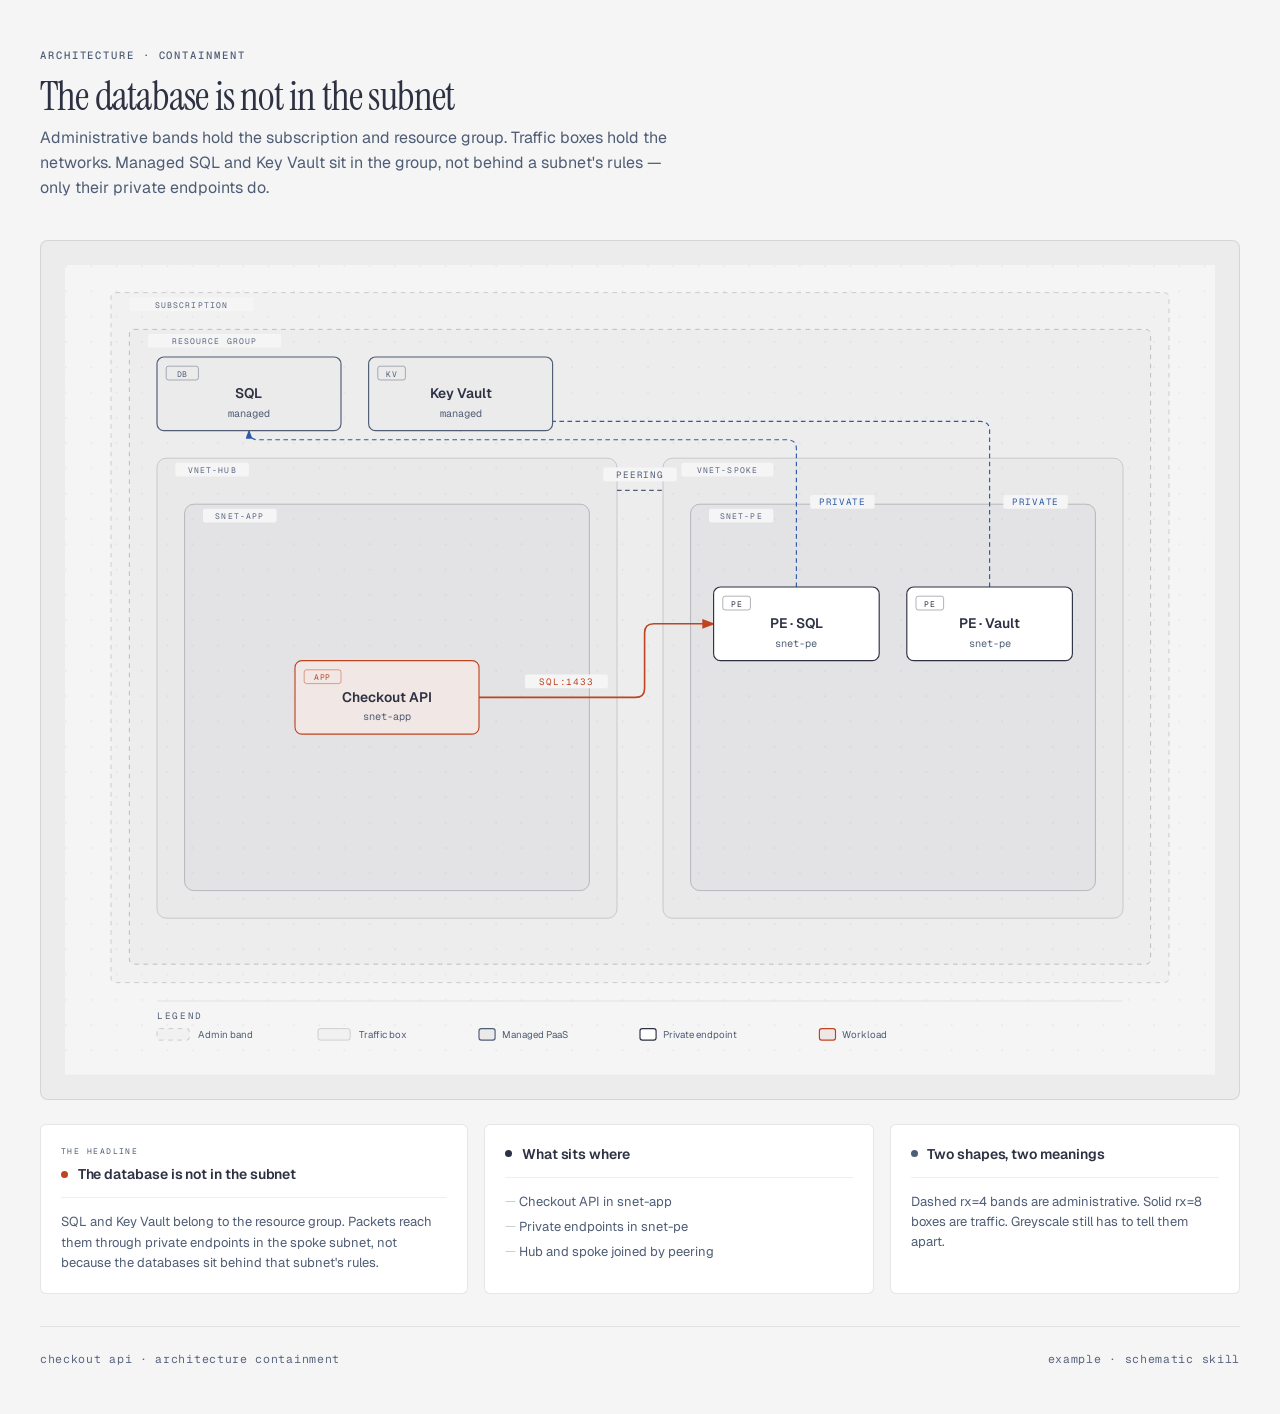
<file: skills/diagram-design/assets/example-architecture-containment-full.html>
<!DOCTYPE html>
<html lang="en">
<head>
  <meta charset="UTF-8">
  <meta name="viewport" content="width=device-width, initial-scale=1.0">
  <title>The database is not in the subnet · Architecture</title>
  <link href="https://fonts.googleapis.com/css2?family=Instrument+Serif:ital@0;1&family=Geist:wght@400;500;600&family=Geist+Mono:wght@400;500;600&display=swap" rel="stylesheet">
  <style>
    *, *::before, *::after { box-sizing: border-box; margin: 0; padding: 0; }
    :root {
      --color-paper: #f5f5f5; --color-paper-2: #ececec;
      --color-ink: #2d3142; --color-muted: #4f5d75; --color-soft: #5a6580;
      --color-rule: rgba(45,49,66,0.12);
      --color-accent: #bf4520; --color-accent-tint: rgba(191,69,32,0.08);
      --color-link: #2e5aa8;
      --font-sans: 'Geist', system-ui, sans-serif;
      --font-serif: 'Instrument Serif', serif;
      --font-mono: 'Geist Mono', ui-monospace, monospace;
    }
    body { font-family: var(--font-sans); background: var(--color-paper); min-height: 100vh; padding: 3rem 2rem; color: var(--color-ink); }
    .container { max-width: 1200px; margin: 0 auto; }
    .header { margin-bottom: 2.5rem; }
    .header-eyebrow { font-family: var(--font-mono); font-size: 0.66rem; font-weight: 500; letter-spacing: 0.18em; text-transform: uppercase; color: var(--color-muted); margin-bottom: 0.75rem; }
    h1 { font-family: var(--font-serif); font-size: clamp(1.75rem, 3vw + 1rem, 2.5rem); font-weight: 400; letter-spacing: -0.02em; line-height: 1.1; margin-bottom: 0.5rem; }
    .subtitle { font-size: 1rem; line-height: 1.55; color: var(--color-muted); max-width: 58ch; }
    .diagram-container { background: var(--color-paper-2); border-radius: 8px; border: 1px solid var(--color-rule); padding: 1.5rem; overflow-x: auto; }
    svg { width: 100%; min-width: 1000px; display: block; }
    .cards { display: grid; grid-template-columns: 1.1fr 1fr 0.9fr; gap: 1rem; margin-top: 1.5rem; }
    @media (max-width: 820px) { .cards { grid-template-columns: 1fr; } }
    .card { background: #fff; border-radius: 6px; border: 1px solid var(--color-rule); padding: 1.25rem; }
    .card .eyebrow { font-family: var(--font-mono); font-size: 0.5rem; letter-spacing: 0.18em; text-transform: uppercase; color: var(--color-muted); margin-bottom: 0.5rem; }
    .card-header { display: flex; align-items: center; gap: 0.6rem; margin-bottom: 0.875rem; padding-bottom: 0.875rem; border-bottom: 1px solid rgba(45,49,66,0.08); }
    .card-dot { width: 7px; height: 7px; border-radius: 50%; }
    .card-dot.ink { background: var(--color-ink); } .card-dot.muted { background: var(--color-muted); } .card-dot.coral { background: var(--color-accent); }
    .card h3 { font-size: 0.875rem; font-weight: 600; letter-spacing: -0.005em; }
    .card p, .card ul { color: var(--color-muted); font-size: 0.8125rem; line-height: 1.55; list-style: none; }
    .card li { margin-bottom: 0.3rem; padding-left: 0.875rem; position: relative; }
    .card li::before { content: '—'; position: absolute; left: 0; color: rgba(45,49,66,0.25); font-size: 0.75rem; }
    .footer { margin-top: 2rem; padding-top: 1.5rem; border-top: 1px solid rgba(45,49,66,0.10); font-family: var(--font-mono); font-size: 0.72rem; letter-spacing: 0.06em; color: var(--color-soft); display: flex; justify-content: space-between; flex-wrap: wrap; gap: 0.5rem; }
    @media print {
      .diagram-container { overflow-x: visible; }
      svg { min-width: 0; }
    }
  </style>
</head>
<body>
  <div class="container">
    <div class="header">
      <p class="header-eyebrow">Architecture · containment</p>
      <h1>The database is not in the subnet</h1>
      <p class="subtitle">Administrative bands hold the subscription and resource group. Traffic boxes hold the networks. Managed SQL and Key Vault sit in the group, not behind a subnet's rules — only their private endpoints do.</p>
    </div>

    <div class="diagram-container">
      <svg viewBox="0 0 1000 704" xmlns="http://www.w3.org/2000/svg" role="img"
           aria-labelledby="architecture-containment-full-title architecture-containment-full-desc"
           data-grammar="architecture-containment">
        <title id="architecture-containment-full-title">The database is not in the subnet</title>
        <desc id="architecture-containment-full-desc">Nested administrative bands hold two peered virtual networks; private endpoints sit inside a subnet while their managed database and vault sit outside every traffic boundary.</desc>
        <defs>
          <pattern id="dots" width="22" height="22" patternUnits="userSpaceOnUse">
            <circle cx="1" cy="1" r="0.9" fill="rgba(45,49,66,0.10)"/>
          </pattern>
          <marker id="arrow" markerWidth="8" markerHeight="6" refX="7" refY="3" orient="auto"><polygon points="0 0, 8 3, 0 6" fill="#4f5d75"/></marker>
          <marker id="arrow-accent" markerWidth="8" markerHeight="6" refX="7" refY="3" orient="auto"><polygon points="0 0, 8 3, 0 6" fill="#bf4520"/></marker>
          <marker id="arrow-link" markerWidth="8" markerHeight="6" refX="7" refY="3" orient="auto"><polygon points="0 0, 8 3, 0 6" fill="#2e5aa8"/></marker>
        </defs>

        <rect width="100%" height="100%" fill="#f5f5f5"/>
        <rect width="100%" height="100%" fill="url(#dots)" opacity="0.55"/>

        <!-- Scopes, outer first. Admin = band (rx=4, dashed). Traffic = box (rx=8, solid). -->
        <rect data-role="bounds" data-scope-id="subscription" data-scope-kind="admin"
              x="40" y="24" width="920" height="600" rx="4"
              fill="rgba(45,49,66,0.015)" stroke="rgba(45,49,66,0.22)" stroke-width="0.8" stroke-dasharray="4,4"/>
        <rect x="56" y="28" width="108" height="12" rx="2" fill="#f5f5f5"/>
        <text x="110" y="37" fill="#5a6580" font-size="7" font-family="'Geist Mono', monospace"
              text-anchor="middle" letter-spacing="0.14em">SUBSCRIPTION</text>

        <rect data-role="bounds" data-scope-id="rg" data-scope-kind="admin" data-parent="subscription"
              x="56" y="56" width="888" height="552" rx="4"
              fill="rgba(45,49,66,0.02)" stroke="rgba(45,49,66,0.28)" stroke-width="0.8" stroke-dasharray="4,4"/>
        <rect x="72" y="60" width="116" height="12" rx="2" fill="#f5f5f5"/>
        <text x="130" y="69" fill="#5a6580" font-size="7" font-family="'Geist Mono', monospace"
              text-anchor="middle" letter-spacing="0.14em">RESOURCE GROUP</text>

        <rect data-role="bounds" data-scope-id="vnet-hub" data-scope-kind="traffic" data-parent="rg"
              x="80" y="168" width="400" height="400" rx="8"
              fill="rgba(45,49,66,0.02)" stroke="rgba(45,49,66,0.20)" stroke-width="0.8"/>
        <rect x="96" y="172" width="64" height="12" rx="2" fill="#f5f5f5"/>
        <text x="128" y="181" fill="#5a6580" font-size="7" font-family="'Geist Mono', monospace"
              text-anchor="middle" letter-spacing="0.14em">VNET-HUB</text>

        <rect data-role="bounds" data-scope-id="vnet-spoke" data-scope-kind="traffic" data-parent="rg"
              x="520" y="168" width="400" height="400" rx="8"
              fill="rgba(45,49,66,0.02)" stroke="rgba(45,49,66,0.20)" stroke-width="0.8"/>
        <rect x="536" y="172" width="80" height="12" rx="2" fill="#f5f5f5"/>
        <text x="576" y="181" fill="#5a6580" font-size="7" font-family="'Geist Mono', monospace"
              text-anchor="middle" letter-spacing="0.14em">VNET-SPOKE</text>

        <rect data-role="bounds" data-scope-id="snet-app" data-scope-kind="traffic" data-parent="vnet-hub"
              x="104" y="208" width="352" height="336" rx="8"
              fill="rgba(45,49,66,0.03)" stroke="rgba(45,49,66,0.28)" stroke-width="0.8"/>
        <rect x="120" y="212" width="64" height="12" rx="2" fill="#f5f5f5"/>
        <text x="152" y="221" fill="#5a6580" font-size="7" font-family="'Geist Mono', monospace"
              text-anchor="middle" letter-spacing="0.14em">SNET-APP</text>

        <rect data-role="bounds" data-scope-id="snet-pe" data-scope-kind="traffic" data-parent="vnet-spoke"
              x="544" y="208" width="352" height="336" rx="8"
              fill="rgba(45,49,66,0.03)" stroke="rgba(45,49,66,0.28)" stroke-width="0.8"/>
        <rect x="560" y="212" width="56" height="12" rx="2" fill="#f5f5f5"/>
        <text x="588" y="221" fill="#5a6580" font-size="7" font-family="'Geist Mono', monospace"
              text-anchor="middle" letter-spacing="0.14em">SNET-PE</text>

        <!-- Paths behind nodes -->
        <line data-peering="hub-spoke" data-from="vnet-hub" data-to="vnet-spoke"
              x1="480" y1="196" x2="520" y2="196"
              stroke="#4f5d75" stroke-width="1.2" stroke-dasharray="4,3"/>
        <path d="M 360,376 H 496 Q 504,376 504,368 V 320 Q 504,312 512,312 H 564"
              fill="none" stroke="#bf4520" stroke-width="1.4" marker-end="url(#arrow-accent)"/>
        <path d="M 636,280 V 160 Q 636,152 628,152 H 168 Q 160,152 160,144"
              fill="none" stroke="#2e5aa8" stroke-width="1" stroke-dasharray="4,3" marker-end="url(#arrow-link)"/>
        <path d="M 804,280 V 144 Q 804,136 796,136 H 352 Q 344,136 344,144"
              fill="none" stroke="#2e5aa8" stroke-width="1" stroke-dasharray="4,3" marker-end="url(#arrow-link)"/>

        <!-- Labels -->
        <rect x="468" y="176" width="64" height="12" rx="2" fill="#f5f5f5"/>
        <text x="500" y="185" fill="#4f5d75" font-size="8" font-family="'Geist Mono', monospace" text-anchor="middle" letter-spacing="0.08em">PEERING</text>
        <rect x="400" y="356" width="72" height="12" rx="2" fill="#f5f5f5"/>
        <text x="436" y="365" fill="#bf4520" font-size="8" font-family="'Geist Mono', monospace" text-anchor="middle" letter-spacing="0.08em">SQL:1433</text>
        <rect x="648" y="200" width="56" height="12" rx="2" fill="#f5f5f5"/>
        <text x="676" y="209" fill="#2e5aa8" font-size="8" font-family="'Geist Mono', monospace" text-anchor="middle" letter-spacing="0.08em">PRIVATE</text>
        <rect x="816" y="200" width="56" height="12" rx="2" fill="#f5f5f5"/>
        <text x="844" y="209" fill="#2e5aa8" font-size="8" font-family="'Geist Mono', monospace" text-anchor="middle" letter-spacing="0.08em">PRIVATE</text>

        <!-- Managed PaaS — inside the resource group, outside every traffic scope -->
        <g data-node-id="sql" data-kind="managed" data-parent="rg">
          <rect data-role="bounds" x="80" y="80" width="160" height="64" rx="6" fill="#f5f5f5"/>
          <rect x="80" y="80" width="160" height="64" rx="6" fill="rgba(45,49,66,0.05)" stroke="#4f5d75" stroke-width="1"/>
          <rect x="88" y="88" width="28" height="12" rx="2" fill="transparent" stroke="rgba(79,93,117,0.50)" stroke-width="0.8"/>
          <text x="102" y="97" fill="#4f5d75" font-size="7" font-family="'Geist Mono', monospace" text-anchor="middle" letter-spacing="0.08em">DB</text>
          <text x="160" y="116" fill="#2d3142" font-size="12" font-weight="600" font-family="'Geist', sans-serif" text-anchor="middle">SQL</text>
          <text x="160" y="132" fill="#4f5d75" font-size="9" font-family="'Geist Mono', monospace" text-anchor="middle">managed</text>
        </g>
        <g data-node-id="kv" data-kind="managed" data-parent="rg">
          <rect data-role="bounds" x="264" y="80" width="160" height="64" rx="6" fill="#f5f5f5"/>
          <rect x="264" y="80" width="160" height="64" rx="6" fill="rgba(45,49,66,0.05)" stroke="#4f5d75" stroke-width="1"/>
          <rect x="272" y="88" width="24" height="12" rx="2" fill="transparent" stroke="rgba(79,93,117,0.50)" stroke-width="0.8"/>
          <text x="284" y="97" fill="#4f5d75" font-size="7" font-family="'Geist Mono', monospace" text-anchor="middle" letter-spacing="0.08em">KV</text>
          <text x="344" y="116" fill="#2d3142" font-size="12" font-weight="600" font-family="'Geist', sans-serif" text-anchor="middle">Key Vault</text>
          <text x="344" y="132" fill="#4f5d75" font-size="9" font-family="'Geist Mono', monospace" text-anchor="middle">managed</text>
        </g>

        <!-- Compute inside the app subnet -->
        <g data-node-id="app" data-kind="compute" data-parent="snet-app">
          <rect data-role="bounds" x="200" y="344" width="160" height="64" rx="6" fill="#f5f5f5"/>
          <rect x="200" y="344" width="160" height="64" rx="6" fill="rgba(191,69,32,0.08)" stroke="#bf4520" stroke-width="1"/>
          <rect x="208" y="352" width="32" height="12" rx="2" fill="transparent" stroke="rgba(191,69,32,0.50)" stroke-width="0.8"/>
          <text x="224" y="361" fill="#bf4520" font-size="7" font-family="'Geist Mono', monospace" text-anchor="middle" letter-spacing="0.08em">APP</text>
          <text x="280" y="380" fill="#2d3142" font-size="12" font-weight="600" font-family="'Geist', sans-serif" text-anchor="middle">Checkout API</text>
          <text x="280" y="396" fill="#4f5d75" font-size="9" font-family="'Geist Mono', monospace" text-anchor="middle">snet-app</text>
        </g>

        <!-- Private endpoints inside the spoke subnet -->
        <g data-node-id="pe-sql" data-kind="endpoint" data-parent="snet-pe" data-target="sql">
          <rect data-role="bounds" x="564" y="280" width="144" height="64" rx="6" fill="#f5f5f5"/>
          <rect x="564" y="280" width="144" height="64" rx="6" fill="#ffffff" stroke="#2d3142" stroke-width="1"/>
          <rect x="572" y="288" width="24" height="12" rx="2" fill="transparent" stroke="rgba(45,49,66,0.40)" stroke-width="0.8"/>
          <text x="584" y="297" fill="#2d3142" font-size="7" font-family="'Geist Mono', monospace" text-anchor="middle" letter-spacing="0.08em">PE</text>
          <text x="636" y="316" fill="#2d3142" font-size="12" font-weight="600" font-family="'Geist', sans-serif" text-anchor="middle">PE · SQL</text>
          <text x="636" y="332" fill="#4f5d75" font-size="9" font-family="'Geist Mono', monospace" text-anchor="middle">snet-pe</text>
        </g>
        <g data-node-id="pe-kv" data-kind="endpoint" data-parent="snet-pe" data-target="kv">
          <rect data-role="bounds" x="732" y="280" width="144" height="64" rx="6" fill="#f5f5f5"/>
          <rect x="732" y="280" width="144" height="64" rx="6" fill="#ffffff" stroke="#2d3142" stroke-width="1"/>
          <rect x="740" y="288" width="24" height="12" rx="2" fill="transparent" stroke="rgba(45,49,66,0.40)" stroke-width="0.8"/>
          <text x="752" y="297" fill="#2d3142" font-size="7" font-family="'Geist Mono', monospace" text-anchor="middle" letter-spacing="0.08em">PE</text>
          <text x="804" y="316" fill="#2d3142" font-size="12" font-weight="600" font-family="'Geist', sans-serif" text-anchor="middle">PE · Vault</text>
          <text x="804" y="332" fill="#4f5d75" font-size="9" font-family="'Geist Mono', monospace" text-anchor="middle">snet-pe</text>
        </g>

        <!-- Legend -->
        <line x1="80" y1="640" x2="920" y2="640" stroke="rgba(45,49,66,0.10)" stroke-width="0.8"/>
        <text x="80" y="656" fill="#4f5d75" font-size="8" font-family="'Geist Mono', monospace" letter-spacing="0.18em">LEGEND</text>
        <rect x="80" y="664" width="28" height="10" rx="2" fill="rgba(45,49,66,0.015)" stroke="rgba(45,49,66,0.22)" stroke-width="0.8" stroke-dasharray="4,4"/>
        <text x="116" y="672" fill="#4f5d75" font-size="8.5" font-family="'Geist', sans-serif">Admin band</text>
        <rect x="220" y="664" width="28" height="10" rx="2" fill="rgba(45,49,66,0.02)" stroke="rgba(45,49,66,0.20)" stroke-width="0.8"/>
        <text x="256" y="672" fill="#4f5d75" font-size="8.5" font-family="'Geist', sans-serif">Traffic box</text>
        <rect x="360" y="664" width="14" height="10" rx="2" fill="rgba(45,49,66,0.05)" stroke="#4f5d75" stroke-width="1"/>
        <text x="380" y="672" fill="#4f5d75" font-size="8.5" font-family="'Geist', sans-serif">Managed PaaS</text>
        <rect x="500" y="664" width="14" height="10" rx="2" fill="#ffffff" stroke="#2d3142" stroke-width="1"/>
        <text x="520" y="672" fill="#4f5d75" font-size="8.5" font-family="'Geist', sans-serif">Private endpoint</text>
        <rect x="656" y="664" width="14" height="10" rx="2" fill="rgba(191,69,32,0.08)" stroke="#bf4520" stroke-width="1"/>
        <text x="676" y="672" fill="#4f5d75" font-size="8.5" font-family="'Geist', sans-serif">Workload</text>
      </svg>
    </div>

    <div class="cards">
      <div class="card">
        <p class="eyebrow">THE HEADLINE</p>
        <div class="card-header"><span class="card-dot coral"></span><h3>The database is not in the subnet</h3></div>
        <p>SQL and Key Vault belong to the resource group. Packets reach them through private endpoints in the spoke subnet, not because the databases sit behind that subnet's rules.</p>
      </div>
      <div class="card">
        <div class="card-header"><span class="card-dot ink"></span><h3>What sits where</h3></div>
        <ul>
          <li>Checkout API in snet-app</li>
          <li>Private endpoints in snet-pe</li>
          <li>Hub and spoke joined by peering</li>
        </ul>
      </div>
      <div class="card">
        <div class="card-header"><span class="card-dot muted"></span><h3>Two shapes, two meanings</h3></div>
        <p>Dashed rx=4 bands are administrative. Solid rx=8 boxes are traffic. Greyscale still has to tell them apart.</p>
      </div>
    </div>

    <div class="footer">
      <span>checkout api · architecture containment</span>
      <span>example · schematic skill</span>
    </div>
  </div>
</body>
</html>
</file>
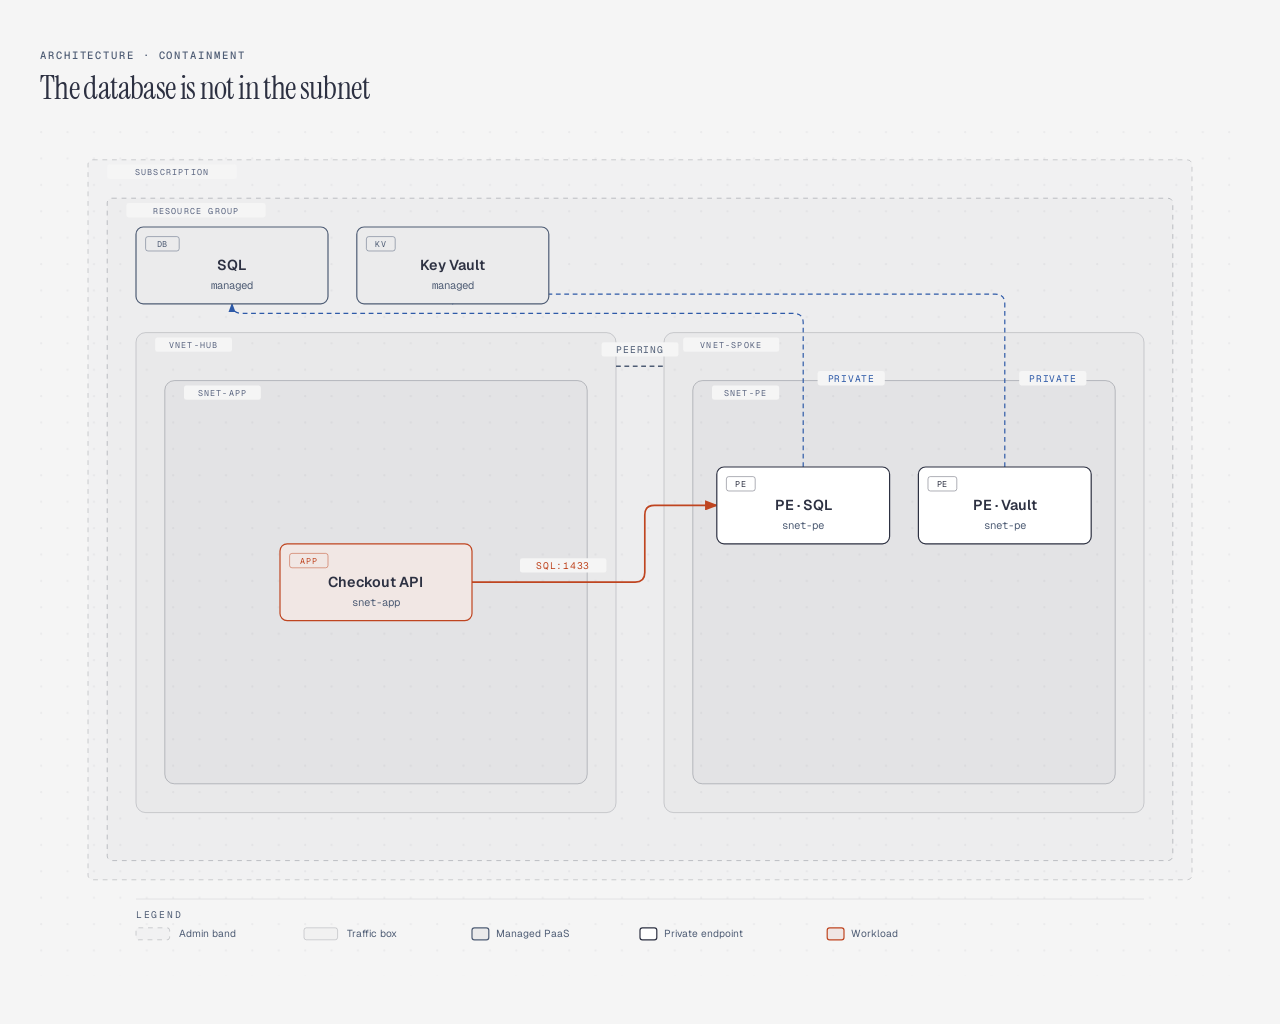
<file: skills/diagram-design/assets/example-architecture-containment.html>
<!DOCTYPE html>
<html lang="en">
<head>
  <meta charset="UTF-8">
  <meta name="viewport" content="width=device-width, initial-scale=1.0">
  <title>The database is not in the subnet · Architecture</title>
  <link href="https://fonts.googleapis.com/css2?family=Instrument+Serif:ital@0;1&family=Geist:wght@400;500;600&family=Geist+Mono:wght@400;500;600&display=swap" rel="stylesheet">
  <style>
    *, *::before, *::after { box-sizing: border-box; margin: 0; padding: 0; }
    :root {
      --color-paper:   #f5f5f5;
      --color-ink:     #2d3142;
      --color-muted:   #4f5d75;
      --color-accent:  #bf4520;
      --font-sans:     'Geist', system-ui, sans-serif;
      --font-serif:    'Instrument Serif', serif;
      --font-mono:     'Geist Mono', ui-monospace, monospace;
    }
    body {
      font-family: var(--font-sans);
      background: var(--color-paper);
      color: var(--color-ink);
      min-height: 100vh;
      display: flex;
      align-items: center;
      justify-content: center;
      padding: 3rem 2rem;
    }
    .frame { max-width: 1200px; width: 100%; }
    .diagram-container { width: 100%; overflow-x: auto; }
    .eyebrow {
      font-family: var(--font-mono);
      font-size: 0.66rem;
      font-weight: 500;
      letter-spacing: 0.18em;
      text-transform: uppercase;
      color: var(--color-muted);
      margin-bottom: 0.5rem;
    }
    h1 {
      font-family: var(--font-serif);
      font-size: clamp(1.5rem, 2.4vw + 0.75rem, 2rem);
      font-weight: 400;
      letter-spacing: -0.02em;
      line-height: 1.15;
      color: var(--color-ink);
      margin-bottom: 1.5rem;
    }
    svg { width: 100%; min-width: 1000px; display: block; }
    @media print {
      .diagram-container { overflow-x: visible; }
      svg { min-width: 0; }
    }
  </style>
</head>
<body>
  <div class="frame">
    <p class="eyebrow">Architecture · containment</p>
    <h1>The database is not in the subnet</h1>
    <div class="diagram-container">
      <svg viewBox="0 0 1000 704" xmlns="http://www.w3.org/2000/svg" role="img"
           aria-labelledby="architecture-containment-title architecture-containment-desc"
           data-grammar="architecture-containment">
        <title id="architecture-containment-title">The database is not in the subnet</title>
        <desc id="architecture-containment-desc">Nested administrative bands hold two peered virtual networks; private endpoints sit inside a subnet while their managed database and vault sit outside every traffic boundary.</desc>
        <defs>
          <pattern id="dots" width="22" height="22" patternUnits="userSpaceOnUse">
            <circle cx="1" cy="1" r="0.9" fill="rgba(45,49,66,0.10)"/>
          </pattern>
          <marker id="arrow" markerWidth="8" markerHeight="6" refX="7" refY="3" orient="auto"><polygon points="0 0, 8 3, 0 6" fill="#4f5d75"/></marker>
          <marker id="arrow-accent" markerWidth="8" markerHeight="6" refX="7" refY="3" orient="auto"><polygon points="0 0, 8 3, 0 6" fill="#bf4520"/></marker>
          <marker id="arrow-link" markerWidth="8" markerHeight="6" refX="7" refY="3" orient="auto"><polygon points="0 0, 8 3, 0 6" fill="#2e5aa8"/></marker>
        </defs>

        <rect width="100%" height="100%" fill="#f5f5f5"/>
        <rect width="100%" height="100%" fill="url(#dots)" opacity="0.55"/>

        <!-- Scopes, outer first. Admin = band (rx=4, dashed). Traffic = box (rx=8, solid). -->
        <rect data-role="bounds" data-scope-id="subscription" data-scope-kind="admin"
              x="40" y="24" width="920" height="600" rx="4"
              fill="rgba(45,49,66,0.015)" stroke="rgba(45,49,66,0.22)" stroke-width="0.8" stroke-dasharray="4,4"/>
        <rect x="56" y="28" width="108" height="12" rx="2" fill="#f5f5f5"/>
        <text x="110" y="37" fill="#5a6580" font-size="7" font-family="'Geist Mono', monospace"
              text-anchor="middle" letter-spacing="0.14em">SUBSCRIPTION</text>

        <rect data-role="bounds" data-scope-id="rg" data-scope-kind="admin" data-parent="subscription"
              x="56" y="56" width="888" height="552" rx="4"
              fill="rgba(45,49,66,0.02)" stroke="rgba(45,49,66,0.28)" stroke-width="0.8" stroke-dasharray="4,4"/>
        <rect x="72" y="60" width="116" height="12" rx="2" fill="#f5f5f5"/>
        <text x="130" y="69" fill="#5a6580" font-size="7" font-family="'Geist Mono', monospace"
              text-anchor="middle" letter-spacing="0.14em">RESOURCE GROUP</text>

        <rect data-role="bounds" data-scope-id="vnet-hub" data-scope-kind="traffic" data-parent="rg"
              x="80" y="168" width="400" height="400" rx="8"
              fill="rgba(45,49,66,0.02)" stroke="rgba(45,49,66,0.20)" stroke-width="0.8"/>
        <rect x="96" y="172" width="64" height="12" rx="2" fill="#f5f5f5"/>
        <text x="128" y="181" fill="#5a6580" font-size="7" font-family="'Geist Mono', monospace"
              text-anchor="middle" letter-spacing="0.14em">VNET-HUB</text>

        <rect data-role="bounds" data-scope-id="vnet-spoke" data-scope-kind="traffic" data-parent="rg"
              x="520" y="168" width="400" height="400" rx="8"
              fill="rgba(45,49,66,0.02)" stroke="rgba(45,49,66,0.20)" stroke-width="0.8"/>
        <rect x="536" y="172" width="80" height="12" rx="2" fill="#f5f5f5"/>
        <text x="576" y="181" fill="#5a6580" font-size="7" font-family="'Geist Mono', monospace"
              text-anchor="middle" letter-spacing="0.14em">VNET-SPOKE</text>

        <rect data-role="bounds" data-scope-id="snet-app" data-scope-kind="traffic" data-parent="vnet-hub"
              x="104" y="208" width="352" height="336" rx="8"
              fill="rgba(45,49,66,0.03)" stroke="rgba(45,49,66,0.28)" stroke-width="0.8"/>
        <rect x="120" y="212" width="64" height="12" rx="2" fill="#f5f5f5"/>
        <text x="152" y="221" fill="#5a6580" font-size="7" font-family="'Geist Mono', monospace"
              text-anchor="middle" letter-spacing="0.14em">SNET-APP</text>

        <rect data-role="bounds" data-scope-id="snet-pe" data-scope-kind="traffic" data-parent="vnet-spoke"
              x="544" y="208" width="352" height="336" rx="8"
              fill="rgba(45,49,66,0.03)" stroke="rgba(45,49,66,0.28)" stroke-width="0.8"/>
        <rect x="560" y="212" width="56" height="12" rx="2" fill="#f5f5f5"/>
        <text x="588" y="221" fill="#5a6580" font-size="7" font-family="'Geist Mono', monospace"
              text-anchor="middle" letter-spacing="0.14em">SNET-PE</text>

        <!-- Paths behind nodes -->
        <line data-peering="hub-spoke" data-from="vnet-hub" data-to="vnet-spoke"
              x1="480" y1="196" x2="520" y2="196"
              stroke="#4f5d75" stroke-width="1.2" stroke-dasharray="4,3"/>
        <path d="M 360,376 H 496 Q 504,376 504,368 V 320 Q 504,312 512,312 H 564"
              fill="none" stroke="#bf4520" stroke-width="1.4" marker-end="url(#arrow-accent)"/>
        <path d="M 636,280 V 160 Q 636,152 628,152 H 168 Q 160,152 160,144"
              fill="none" stroke="#2e5aa8" stroke-width="1" stroke-dasharray="4,3" marker-end="url(#arrow-link)"/>
        <path d="M 804,280 V 144 Q 804,136 796,136 H 352 Q 344,136 344,144"
              fill="none" stroke="#2e5aa8" stroke-width="1" stroke-dasharray="4,3" marker-end="url(#arrow-link)"/>

        <!-- Labels -->
        <rect x="468" y="176" width="64" height="12" rx="2" fill="#f5f5f5"/>
        <text x="500" y="185" fill="#4f5d75" font-size="8" font-family="'Geist Mono', monospace" text-anchor="middle" letter-spacing="0.08em">PEERING</text>
        <rect x="400" y="356" width="72" height="12" rx="2" fill="#f5f5f5"/>
        <text x="436" y="365" fill="#bf4520" font-size="8" font-family="'Geist Mono', monospace" text-anchor="middle" letter-spacing="0.08em">SQL:1433</text>
        <rect x="648" y="200" width="56" height="12" rx="2" fill="#f5f5f5"/>
        <text x="676" y="209" fill="#2e5aa8" font-size="8" font-family="'Geist Mono', monospace" text-anchor="middle" letter-spacing="0.08em">PRIVATE</text>
        <rect x="816" y="200" width="56" height="12" rx="2" fill="#f5f5f5"/>
        <text x="844" y="209" fill="#2e5aa8" font-size="8" font-family="'Geist Mono', monospace" text-anchor="middle" letter-spacing="0.08em">PRIVATE</text>

        <!-- Managed PaaS — inside the resource group, outside every traffic scope -->
        <g data-node-id="sql" data-kind="managed" data-parent="rg">
          <rect data-role="bounds" x="80" y="80" width="160" height="64" rx="6" fill="#f5f5f5"/>
          <rect x="80" y="80" width="160" height="64" rx="6" fill="rgba(45,49,66,0.05)" stroke="#4f5d75" stroke-width="1"/>
          <rect x="88" y="88" width="28" height="12" rx="2" fill="transparent" stroke="rgba(79,93,117,0.50)" stroke-width="0.8"/>
          <text x="102" y="97" fill="#4f5d75" font-size="7" font-family="'Geist Mono', monospace" text-anchor="middle" letter-spacing="0.08em">DB</text>
          <text x="160" y="116" fill="#2d3142" font-size="12" font-weight="600" font-family="'Geist', sans-serif" text-anchor="middle">SQL</text>
          <text x="160" y="132" fill="#4f5d75" font-size="9" font-family="'Geist Mono', monospace" text-anchor="middle">managed</text>
        </g>
        <g data-node-id="kv" data-kind="managed" data-parent="rg">
          <rect data-role="bounds" x="264" y="80" width="160" height="64" rx="6" fill="#f5f5f5"/>
          <rect x="264" y="80" width="160" height="64" rx="6" fill="rgba(45,49,66,0.05)" stroke="#4f5d75" stroke-width="1"/>
          <rect x="272" y="88" width="24" height="12" rx="2" fill="transparent" stroke="rgba(79,93,117,0.50)" stroke-width="0.8"/>
          <text x="284" y="97" fill="#4f5d75" font-size="7" font-family="'Geist Mono', monospace" text-anchor="middle" letter-spacing="0.08em">KV</text>
          <text x="344" y="116" fill="#2d3142" font-size="12" font-weight="600" font-family="'Geist', sans-serif" text-anchor="middle">Key Vault</text>
          <text x="344" y="132" fill="#4f5d75" font-size="9" font-family="'Geist Mono', monospace" text-anchor="middle">managed</text>
        </g>

        <!-- Compute inside the app subnet -->
        <g data-node-id="app" data-kind="compute" data-parent="snet-app">
          <rect data-role="bounds" x="200" y="344" width="160" height="64" rx="6" fill="#f5f5f5"/>
          <rect x="200" y="344" width="160" height="64" rx="6" fill="rgba(191,69,32,0.08)" stroke="#bf4520" stroke-width="1"/>
          <rect x="208" y="352" width="32" height="12" rx="2" fill="transparent" stroke="rgba(191,69,32,0.50)" stroke-width="0.8"/>
          <text x="224" y="361" fill="#bf4520" font-size="7" font-family="'Geist Mono', monospace" text-anchor="middle" letter-spacing="0.08em">APP</text>
          <text x="280" y="380" fill="#2d3142" font-size="12" font-weight="600" font-family="'Geist', sans-serif" text-anchor="middle">Checkout API</text>
          <text x="280" y="396" fill="#4f5d75" font-size="9" font-family="'Geist Mono', monospace" text-anchor="middle">snet-app</text>
        </g>

        <!-- Private endpoints inside the spoke subnet -->
        <g data-node-id="pe-sql" data-kind="endpoint" data-parent="snet-pe" data-target="sql">
          <rect data-role="bounds" x="564" y="280" width="144" height="64" rx="6" fill="#f5f5f5"/>
          <rect x="564" y="280" width="144" height="64" rx="6" fill="#ffffff" stroke="#2d3142" stroke-width="1"/>
          <rect x="572" y="288" width="24" height="12" rx="2" fill="transparent" stroke="rgba(45,49,66,0.40)" stroke-width="0.8"/>
          <text x="584" y="297" fill="#2d3142" font-size="7" font-family="'Geist Mono', monospace" text-anchor="middle" letter-spacing="0.08em">PE</text>
          <text x="636" y="316" fill="#2d3142" font-size="12" font-weight="600" font-family="'Geist', sans-serif" text-anchor="middle">PE · SQL</text>
          <text x="636" y="332" fill="#4f5d75" font-size="9" font-family="'Geist Mono', monospace" text-anchor="middle">snet-pe</text>
        </g>
        <g data-node-id="pe-kv" data-kind="endpoint" data-parent="snet-pe" data-target="kv">
          <rect data-role="bounds" x="732" y="280" width="144" height="64" rx="6" fill="#f5f5f5"/>
          <rect x="732" y="280" width="144" height="64" rx="6" fill="#ffffff" stroke="#2d3142" stroke-width="1"/>
          <rect x="740" y="288" width="24" height="12" rx="2" fill="transparent" stroke="rgba(45,49,66,0.40)" stroke-width="0.8"/>
          <text x="752" y="297" fill="#2d3142" font-size="7" font-family="'Geist Mono', monospace" text-anchor="middle" letter-spacing="0.08em">PE</text>
          <text x="804" y="316" fill="#2d3142" font-size="12" font-weight="600" font-family="'Geist', sans-serif" text-anchor="middle">PE · Vault</text>
          <text x="804" y="332" fill="#4f5d75" font-size="9" font-family="'Geist Mono', monospace" text-anchor="middle">snet-pe</text>
        </g>

        <!-- Legend -->
        <line x1="80" y1="640" x2="920" y2="640" stroke="rgba(45,49,66,0.10)" stroke-width="0.8"/>
        <text x="80" y="656" fill="#4f5d75" font-size="8" font-family="'Geist Mono', monospace" letter-spacing="0.18em">LEGEND</text>
        <rect x="80" y="664" width="28" height="10" rx="2" fill="rgba(45,49,66,0.015)" stroke="rgba(45,49,66,0.22)" stroke-width="0.8" stroke-dasharray="4,4"/>
        <text x="116" y="672" fill="#4f5d75" font-size="8.5" font-family="'Geist', sans-serif">Admin band</text>
        <rect x="220" y="664" width="28" height="10" rx="2" fill="rgba(45,49,66,0.02)" stroke="rgba(45,49,66,0.20)" stroke-width="0.8"/>
        <text x="256" y="672" fill="#4f5d75" font-size="8.5" font-family="'Geist', sans-serif">Traffic box</text>
        <rect x="360" y="664" width="14" height="10" rx="2" fill="rgba(45,49,66,0.05)" stroke="#4f5d75" stroke-width="1"/>
        <text x="380" y="672" fill="#4f5d75" font-size="8.5" font-family="'Geist', sans-serif">Managed PaaS</text>
        <rect x="500" y="664" width="14" height="10" rx="2" fill="#ffffff" stroke="#2d3142" stroke-width="1"/>
        <text x="520" y="672" fill="#4f5d75" font-size="8.5" font-family="'Geist', sans-serif">Private endpoint</text>
        <rect x="656" y="664" width="14" height="10" rx="2" fill="rgba(191,69,32,0.08)" stroke="#bf4520" stroke-width="1"/>
        <text x="676" y="672" fill="#4f5d75" font-size="8.5" font-family="'Geist', sans-serif">Workload</text>
      </svg>
    </div>
  </div>
</body>
</html>
</file>
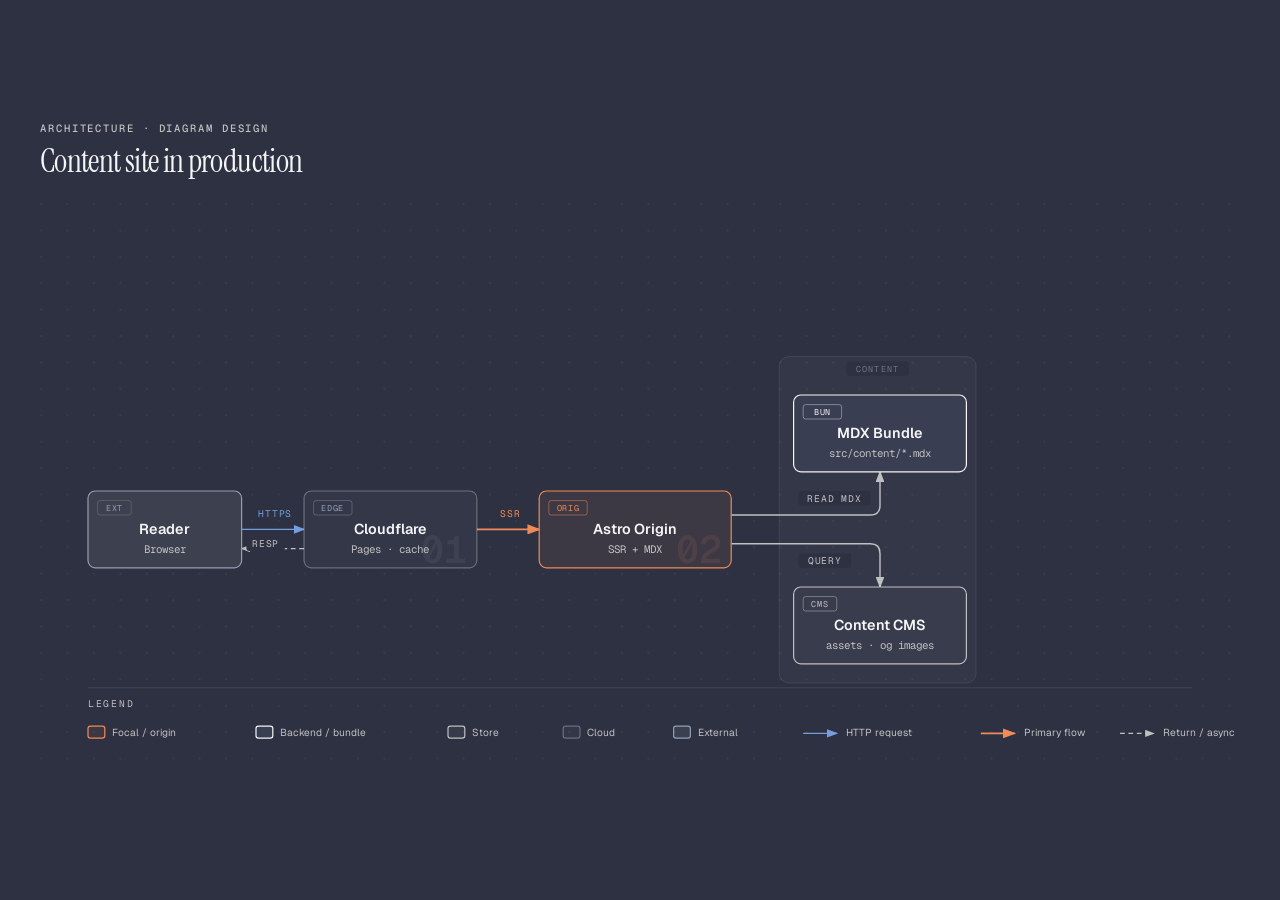
<file: skills/diagram-design/assets/example-architecture-dark.html>
<!DOCTYPE html>
<html lang="en">
<head>
  <meta charset="UTF-8">
  <meta name="viewport" content="width=device-width, initial-scale=1.0">
  <title>Content site · Architecture</title>
  <link href="https://fonts.googleapis.com/css2?family=Instrument+Serif:ital@0;1&family=Geist:wght@400;500;600&family=Geist+Mono:wght@400;500;600&display=swap" rel="stylesheet">
  <style>
    *, *::before, *::after { box-sizing: border-box; margin: 0; padding: 0; }
    :root {
      --color-paper:   #2d3142;
      --color-ink:     #f5f5f5;
      --color-muted:   #bfc0c0;
      --color-accent:  #f08a59;
      --font-sans:     'Geist', system-ui, sans-serif;
      --font-serif:    'Instrument Serif', serif;
      --font-mono:     'Geist Mono', ui-monospace, monospace;
    }

    body {
      font-family: var(--font-sans);
      background: var(--color-paper);
      color: var(--color-ink);
      min-height: 100vh;
      display: flex;
      align-items: center;
      justify-content: center;
      padding: 3rem 2rem;
    }

    .frame { max-width: 1200px; width: 100%; }

    .eyebrow {
      font-family: var(--font-mono);
      font-size: 0.66rem;
      font-weight: 500;
      letter-spacing: 0.18em;
      text-transform: uppercase;
      color: var(--color-muted);
      margin-bottom: 0.5rem;
    }

    h1 {
      font-family: var(--font-serif);
      font-size: clamp(1.5rem, 2.4vw + 0.75rem, 2rem);
      font-weight: 400;
      letter-spacing: -0.02em;
      line-height: 1.15;
      color: var(--color-ink);
      margin-bottom: 1.5rem;
    }

    svg { width: 100%; min-width: 900px; display: block; }
  </style>
</head>
<body>
  <div class="frame">
    <p class="eyebrow">Architecture · Diagram Design</p>
    <h1>Content site in production</h1>

    <svg viewBox="0 0 1000 480" xmlns="http://www.w3.org/2000/svg" role="img" aria-labelledby="architecture-dark-title architecture-dark-desc">
      <title id="architecture-dark-title">Content site in production</title>
      <desc id="architecture-dark-desc">Architecture diagram showing reader requests moving through Cloudflare to an Astro origin, MDX bundle, and content CMS.</desc>
        <defs>
          <pattern id="dots" width="22" height="22" patternUnits="userSpaceOnUse">
            <circle cx="1" cy="1" r="0.9" fill="rgba(245,245,245,0.10)"/>
          </pattern>
          <marker id="arrow" markerWidth="8" markerHeight="6" refX="7" refY="3" orient="auto"><polygon points="0 0, 8 3, 0 6" fill="#bfc0c0"/></marker>
          <marker id="arrow-accent" markerWidth="8" markerHeight="6" refX="7" refY="3" orient="auto"><polygon points="0 0, 8 3, 0 6" fill="#f08a59"/></marker>
          <marker id="arrow-link" markerWidth="8" markerHeight="6" refX="7" refY="3" orient="auto"><polygon points="0 0, 8 3, 0 6" fill="#739fdf"/></marker>
        </defs>

        <rect width="100%" height="100%" fill="#2d3142"/>
        <rect width="100%" height="100%" fill="url(#dots)" opacity="0.55"/>

        <!-- Zone: Content services (drawn before arrows and nodes) -->
        <rect x="616" y="128" width="164" height="272" rx="8"
              fill="rgba(245,245,245,0.03)" stroke="rgba(245,245,245,0.10)" stroke-width="0.8"/>
        <rect x="672" y="132" width="52" height="12" rx="2" fill="#2d3142"/>
        <text x="698" y="141" fill="rgba(245,245,245,0.35)" font-size="7" font-family="'Geist Mono', monospace"
              text-anchor="middle" letter-spacing="0.14em">CONTENT</text>

        <!-- Arrows first (behind boxes) -->
        <line x1="168" y1="272" x2="220" y2="272" stroke="#739fdf" stroke-width="1.2" marker-end="url(#arrow-link)"/>
        <line x1="364" y1="272" x2="416" y2="272" stroke="#f08a59" stroke-width="1.4" marker-end="url(#arrow-accent)"/>
        <path d="M 576,260 H 692 Q 700,260 700,252 V 224"
              fill="none" stroke="#bfc0c0" stroke-width="1.2" marker-end="url(#arrow)"/>
        <path d="M 576,284 H 692 Q 700,284 700,292 V 320"
              fill="none" stroke="#bfc0c0" stroke-width="1.2" marker-end="url(#arrow)"/>

        <!-- Dashed return: Cloudflare→Reader (cached HTML) -->
        <path d="M 220,288 H 168" fill="none" stroke="#bfc0c0" stroke-width="1" stroke-dasharray="4,3" marker-end="url(#arrow)"/>

        <!-- Arrow labels -->
        <rect x="172" y="252" width="48" height="12" rx="2" fill="#2d3142"/>
        <text x="196" y="262" fill="#739fdf" font-size="8" font-family="'Geist Mono', monospace" text-anchor="middle" letter-spacing="0.08em">HTTPS</text>

        <rect x="172" y="278" width="32" height="12" rx="2" fill="#2d3142"/>
        <text x="188" y="287" fill="#bfc0c0" font-size="8" font-family="'Geist Mono', monospace" text-anchor="middle" letter-spacing="0.08em">RESP</text>

        <rect x="368" y="252" width="48" height="12" rx="2" fill="#2d3142"/>
        <text x="392" y="262" fill="#f08a59" font-size="8" font-family="'Geist Mono', monospace" text-anchor="middle" letter-spacing="0.08em">SSR</text>

        <rect x="632" y="240" width="60" height="12" rx="2" fill="#2d3142"/>
        <text x="662" y="249" fill="#bfc0c0" font-size="8" font-family="'Geist Mono', monospace" text-anchor="middle" letter-spacing="0.08em">READ MDX</text>

        <rect x="632" y="292" width="44" height="12" rx="2" fill="#2d3142"/>
        <text x="654" y="301" fill="#bfc0c0" font-size="8" font-family="'Geist Mono', monospace" text-anchor="middle" letter-spacing="0.08em">QUERY</text>

        <!-- Node: Reader -->
        <rect x="40" y="240" width="128" height="64" rx="6" fill="#2d3142"/>
        <rect x="40" y="240" width="128" height="64" rx="6" fill="rgba(191,192,192,0.10)" stroke="#949eb2" stroke-width="1"/>
        <rect x="48" y="248" width="28" height="12" rx="2" fill="transparent" stroke="rgba(142,140,131,0.40)" stroke-width="0.8"/>
        <text x="62" y="257" fill="#949eb2" font-size="7" font-family="'Geist Mono', monospace" text-anchor="middle" letter-spacing="0.08em">EXT</text>
        <text x="104" y="276" fill="#f5f5f5" font-size="12" font-weight="600" font-family="'Geist', sans-serif" text-anchor="middle">Reader</text>
        <text x="104" y="292" fill="#bfc0c0" font-size="9" font-family="'Geist Mono', monospace" text-anchor="middle">Browser</text>

        <!-- Node: Cloudflare -->
        <rect x="220" y="240" width="144" height="64" rx="6" fill="#2d3142"/>
        <rect x="220" y="240" width="144" height="64" rx="6" fill="rgba(245,245,245,0.03)" stroke="rgba(245,245,245,0.30)" stroke-width="1"/>
        <rect x="228" y="248" width="32" height="12" rx="2" fill="transparent" stroke="rgba(245,245,245,0.22)" stroke-width="0.8"/>
        <text x="244" y="257" fill="#949eb2" font-size="7" font-family="'Geist Mono', monospace" text-anchor="middle" letter-spacing="0.08em">EDGE</text>
        <text x="356" y="300" fill="rgba(245,245,245,0.06)" font-size="32" font-weight="600" font-family="'Geist Mono', monospace" text-anchor="end">01</text>
        <text x="292" y="276" fill="#f5f5f5" font-size="12" font-weight="600" font-family="'Geist', sans-serif" text-anchor="middle">Cloudflare</text>
        <text x="292" y="292" fill="#bfc0c0" font-size="9" font-family="'Geist Mono', monospace" text-anchor="middle">Pages · cache</text>

        <!-- Node: Astro (focal coral) -->
        <rect x="416" y="240" width="160" height="64" rx="6" fill="#2d3142"/>
        <rect x="416" y="240" width="160" height="64" rx="6" fill="rgba(240,138,89,0.08)" stroke="#f08a59" stroke-width="1"/>
        <rect x="424" y="248" width="32" height="12" rx="2" fill="transparent" stroke="rgba(240,138,89,0.50)" stroke-width="0.8"/>
        <text x="440" y="257" fill="#f08a59" font-size="7" font-family="'Geist Mono', monospace" text-anchor="middle" letter-spacing="0.08em">ORIG</text>
        <text x="568" y="300" fill="rgba(240,138,89,0.10)" font-size="32" font-weight="600" font-family="'Geist Mono', monospace" text-anchor="end">02</text>
        <text x="496" y="276" fill="#f5f5f5" font-size="12" font-weight="600" font-family="'Geist', sans-serif" text-anchor="middle">Astro Origin</text>
        <text x="496" y="292" fill="#bfc0c0" font-size="9" font-family="'Geist Mono', monospace" text-anchor="middle">SSR + MDX</text>

        <!-- Node: MDX Bundle -->
        <rect x="628" y="160" width="144" height="64" rx="6" fill="#2d3142"/>
        <rect x="628" y="160" width="144" height="64" rx="6" fill="#393e53" stroke="#f5f5f5" stroke-width="1"/>
        <rect x="636" y="168" width="32" height="12" rx="2" fill="transparent" stroke="rgba(245,245,245,0.40)" stroke-width="0.8"/>
        <text x="652" y="177" fill="#f5f5f5" font-size="7" font-family="'Geist Mono', monospace" text-anchor="middle" letter-spacing="0.08em">BUN</text>
        <text x="700" y="196" fill="#f5f5f5" font-size="12" font-weight="600" font-family="'Geist', sans-serif" text-anchor="middle">MDX Bundle</text>
        <text x="700" y="212" fill="#bfc0c0" font-size="9" font-family="'Geist Mono', monospace" text-anchor="middle">src/content/*.mdx</text>

        <!-- Node: Content CMS -->
        <rect x="628" y="320" width="144" height="64" rx="6" fill="#2d3142"/>
        <rect x="628" y="320" width="144" height="64" rx="6" fill="rgba(245,245,245,0.05)" stroke="#bfc0c0" stroke-width="1"/>
        <rect x="636" y="328" width="28" height="12" rx="2" fill="transparent" stroke="rgba(191,192,192,0.50)" stroke-width="0.8"/>
        <text x="650" y="337" fill="#bfc0c0" font-size="7" font-family="'Geist Mono', monospace" text-anchor="middle" letter-spacing="0.08em">CMS</text>
        <text x="700" y="356" fill="#f5f5f5" font-size="12" font-weight="600" font-family="'Geist', sans-serif" text-anchor="middle">Content CMS</text>
        <text x="700" y="372" fill="#bfc0c0" font-size="9" font-family="'Geist Mono', monospace" text-anchor="middle">assets · og images</text>

        <!-- Legend strip -->
        <line x1="40" y1="404" x2="960" y2="404" stroke="rgba(245,245,245,0.10)" stroke-width="0.8"/>
        <text x="40" y="420" fill="#bfc0c0" font-size="8" font-family="'Geist Mono', monospace" letter-spacing="0.18em">LEGEND</text>

        <rect x="40" y="436" width="14" height="10" rx="2" fill="rgba(240,138,89,0.08)" stroke="#f08a59" stroke-width="1"/>
        <text x="60" y="444" fill="#bfc0c0" font-size="8.5" font-family="'Geist', sans-serif">Focal / origin</text>

        <rect x="180" y="436" width="14" height="10" rx="2" fill="#393e53" stroke="#f5f5f5" stroke-width="1"/>
        <text x="200" y="444" fill="#bfc0c0" font-size="8.5" font-family="'Geist', sans-serif">Backend / bundle</text>

        <rect x="340" y="436" width="14" height="10" rx="2" fill="rgba(245,245,245,0.05)" stroke="#bfc0c0" stroke-width="1"/>
        <text x="360" y="444" fill="#bfc0c0" font-size="8.5" font-family="'Geist', sans-serif">Store</text>

        <rect x="436" y="436" width="14" height="10" rx="2" fill="rgba(245,245,245,0.03)" stroke="rgba(245,245,245,0.30)" stroke-width="1"/>
        <text x="456" y="444" fill="#bfc0c0" font-size="8.5" font-family="'Geist', sans-serif">Cloud</text>

        <rect x="528" y="436" width="14" height="10" rx="2" fill="rgba(191,192,192,0.10)" stroke="#949eb2" stroke-width="1"/>
        <text x="548" y="444" fill="#bfc0c0" font-size="8.5" font-family="'Geist', sans-serif">External</text>

        <line x1="636" y1="442" x2="664" y2="442" stroke="#739fdf" stroke-width="1.2" marker-end="url(#arrow-link)"/>
        <text x="672" y="444" fill="#bfc0c0" font-size="8.5" font-family="'Geist', sans-serif">HTTP request</text>

        <line x1="784" y1="442" x2="812" y2="442" stroke="#f08a59" stroke-width="1.4" marker-end="url(#arrow-accent)"/>
        <text x="820" y="444" fill="#bfc0c0" font-size="8.5" font-family="'Geist', sans-serif">Primary flow</text>

        <line x1="900" y1="442" x2="928" y2="442" stroke="#bfc0c0" stroke-width="1" stroke-dasharray="4,3" marker-end="url(#arrow)"/>
        <text x="936" y="444" fill="#bfc0c0" font-size="8.5" font-family="'Geist', sans-serif">Return / async</text>
      </svg>
  </div>
</body>
</html>
</file>
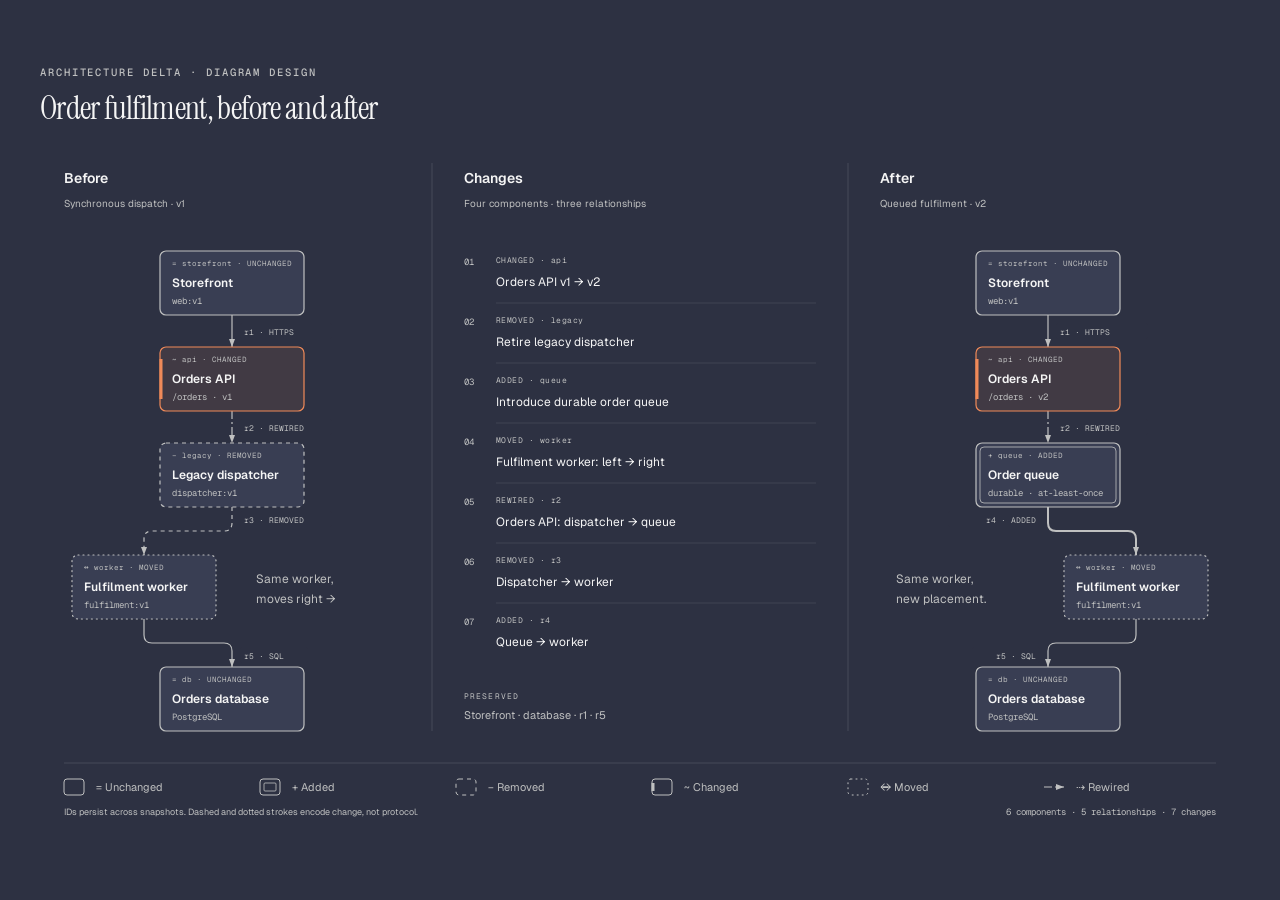
<file: skills/diagram-design/assets/example-architecture-delta-dark.html>
<!DOCTYPE html>
<html lang="en">
<head>
  <meta charset="UTF-8">
  <meta name="viewport" content="width=device-width, initial-scale=1.0">
  <title>Order fulfilment · Architecture delta</title>
  <link href="https://fonts.googleapis.com/css2?family=Instrument+Serif:ital@0;1&family=Geist:wght@400;500;600&family=Geist+Mono:wght@400;500;600&display=swap" rel="stylesheet">
  <style>
    *, *::before, *::after { box-sizing: border-box; margin: 0; padding: 0; }
    :root {
      --color-paper: #2d3142;
      --color-ink: #f5f5f5;
      --color-muted: #bfc0c0;
      --color-rule: rgba(245,245,245,0.12);
      --color-accent: #f08a59;
      --font-sans: 'Geist', system-ui, sans-serif;
      --font-serif: 'Instrument Serif', serif;
      --font-mono: 'Geist Mono', ui-monospace, monospace;
    }
    body { font-family: var(--font-sans); color: var(--color-ink); background: var(--color-paper); min-height: 100vh; padding: 3rem 2rem; display: flex; align-items: center; justify-content: center; }
    .frame { width: 100%; max-width: 1200px; min-width: 0; margin: 0 auto; }
    .eyebrow { font-family: var(--font-mono); font-size: 0.66rem; font-weight: 500; letter-spacing: 0.18em; text-transform: uppercase; color: var(--color-muted); margin-bottom: 0.75rem; }
    h1 { font-family: var(--font-serif); font-size: clamp(1.75rem, 3vw + 1rem, 2rem); line-height: 1.1; font-weight: 400; letter-spacing: -0.02em; margin-bottom: 1.75rem; }
    .subtitle { max-width: 64ch; font-size: 0.9375rem; line-height: 1.6; color: var(--color-muted); margin-bottom: 2rem; }
    .diagram-container { width: 100%; overflow-x: auto; }
    .diagram-container:focus-visible { outline: 2px solid var(--color-muted); outline-offset: 4px; }
    svg { display: block; width: 100%; min-width: 1100px; }
    .scroll-hint { display: none; margin: 1rem 0 0; font-size: 0.8125rem; color: var(--color-muted); }
    @media (max-width: 700px) { body { padding: 2rem 1rem; } .scroll-hint { display: block; } }
  </style>
</head>
<body>
  <main class="frame">
    <p class="eyebrow">Architecture delta · Diagram Design</p>
    <h1>Order fulfilment, before and after</h1>

    <div class="diagram-container" role="region" aria-label="Before, changes, and after architecture comparison; scroll horizontally on narrow screens" tabindex="0">
      <svg viewBox="0 0 1200 680" xmlns="http://www.w3.org/2000/svg" data-diagram="architecture-delta" role="img" aria-labelledby="architecture-delta-dark-title architecture-delta-dark-desc">
        <title id="architecture-delta-dark-title">Order fulfilment, before and after</title>
        <desc id="architecture-delta-dark-desc">A durable order queue replaces the legacy dispatcher, Orders API changes from v1 to v2, the fulfilment worker moves without changing implementation, and the storefront and database stay unchanged, with seven component and relationship changes listed between both snapshots.</desc>
        <defs>
          <marker id="architecture-delta-dark-arrow" markerWidth="8" markerHeight="6" refX="8" refY="3" orient="auto" markerUnits="userSpaceOnUse"><polygon points="0 0, 8 3, 0 6" fill="#bfc0c0"/></marker>
        </defs>
        <rect width="1200" height="680" fill="#2d3142"/>
        <text x="24" y="28" fill="#f5f5f5" font-size="14" font-family="'Geist', sans-serif" font-weight="600">Before</text>
        <text x="24" y="52" fill="#bfc0c0" font-size="10" font-family="'Geist', sans-serif" >Synchronous dispatch · v1</text>
        <text x="424" y="28" fill="#f5f5f5" font-size="14" font-family="'Geist', sans-serif" font-weight="600">Changes</text>
        <text x="424" y="52" fill="#bfc0c0" font-size="10" font-family="'Geist', sans-serif" >Four components · three relationships</text>
        <text x="840" y="28" fill="#f5f5f5" font-size="14" font-family="'Geist', sans-serif" font-weight="600">After</text>
        <text x="840" y="52" fill="#bfc0c0" font-size="10" font-family="'Geist', sans-serif" >Queued fulfilment · v2</text>
        <path d="M 392 8 V 576 M 808 8 V 576" stroke="rgba(245,245,245,0.12)" stroke-width="1"/>
        <g data-snapshot="before" transform="translate(24 96)" data-grid="336 480 4">
<!-- Relationships precede components; endpoints meet the declared bounds. -->
<path data-kind="relationship" data-object-id="r1" data-status="unchanged" data-signature="https:create" data-from="storefront" data-to="api" d="M 168 64 V 96" fill="none" stroke="#bfc0c0" stroke-width="1.2" marker-end="url(#architecture-delta-dark-arrow)"/>
<path data-kind="relationship" data-object-id="r2" data-status="rewired" data-signature="submit-order" data-from="api" data-to="legacy" d="M 168 160 V 192" fill="none" stroke="#bfc0c0" stroke-width="1.2" stroke-dasharray="8 3 2 3" marker-end="url(#architecture-delta-dark-arrow)"/>
<path data-kind="relationship" data-object-id="r3" data-status="removed" data-signature="dispatch" data-from="legacy" data-to="worker" d="M 168 256 V 272 Q 168 280 160 280 H 88 Q 80 280 80 288 V 304" fill="none" stroke="#bfc0c0" stroke-width="1.2" stroke-dasharray="4 4" marker-end="url(#architecture-delta-dark-arrow)"/>
<path data-kind="relationship" data-object-id="r5" data-status="unchanged" data-signature="write-order" data-from="worker" data-to="db" d="M 80 368 V 384 Q 80 392 88 392 H 160 Q 168 392 168 400 V 416" fill="none" stroke="#bfc0c0" stroke-width="1.2" marker-end="url(#architecture-delta-dark-arrow)"/>
<rect x="176" y="72" width="92" height="16" rx="2" fill="#2d3142"/>
<text x="180" y="84" fill="#bfc0c0" font-size="8" font-family="'Geist Mono', monospace" >r1 · HTTPS</text>
<rect x="176" y="168" width="92" height="16" rx="2" fill="#2d3142"/>
<text x="180" y="180" fill="#bfc0c0" font-size="8" font-family="'Geist Mono', monospace" >r2 · REWIRED</text>
<rect x="176" y="260" width="92" height="16" rx="2" fill="#2d3142"/>
<text x="180" y="272" fill="#bfc0c0" font-size="8" font-family="'Geist Mono', monospace" >r3 · REMOVED</text>
<rect x="176" y="396" width="68" height="16" rx="2" fill="#2d3142"/>
<text x="180" y="408" fill="#bfc0c0" font-size="8" font-family="'Geist Mono', monospace" >r5 · SQL</text>
<g data-kind="component" data-object-id="storefront" data-status="unchanged" data-signature="web:v1">
<rect data-role="bounds" x="96" y="0" width="144" height="64" rx="6" fill="#393e53" stroke="#bfc0c0" stroke-width="1.2"/>
<text x="108" y="15" fill="#bfc0c0" font-size="7.5" font-family="'Geist Mono', monospace" >= storefront · UNCHANGED</text>
<text x="108" y="36" fill="#f5f5f5" font-size="12" font-family="'Geist', sans-serif" font-weight="600">Storefront</text>
<text x="108" y="53" fill="#bfc0c0" font-size="9" font-family="'Geist Mono', monospace" >web:v1</text>
</g>
<g data-kind="component" data-object-id="api" data-status="changed" data-signature="orders:v1">
<rect data-role="bounds" x="96" y="96" width="144" height="64" rx="6" fill="rgba(240,138,89,0.10)" stroke="#f08a59" stroke-width="1.2"/>
<path d="M 97 108 V 148" fill="none" stroke="#f08a59" stroke-width="3"/>
<text x="108" y="111" fill="#bfc0c0" font-size="7.5" font-family="'Geist Mono', monospace" >~ api · CHANGED</text>
<text x="108" y="132" fill="#f5f5f5" font-size="12" font-family="'Geist', sans-serif" font-weight="600">Orders API</text>
<text x="108" y="149" fill="#bfc0c0" font-size="9" font-family="'Geist Mono', monospace" >/orders · v1</text>
</g>
<g data-kind="component" data-object-id="legacy" data-status="removed" data-signature="dispatcher:v1">
<rect data-role="bounds" x="96" y="192" width="144" height="64" rx="6" fill="#393e53" stroke="#bfc0c0" stroke-width="1.2" stroke-dasharray="4 4"/>
<text x="108" y="207" fill="#bfc0c0" font-size="7.5" font-family="'Geist Mono', monospace" >− legacy · REMOVED</text>
<text x="108" y="228" fill="#f5f5f5" font-size="12" font-family="'Geist', sans-serif" font-weight="600">Legacy dispatcher</text>
<text x="108" y="245" fill="#bfc0c0" font-size="9" font-family="'Geist Mono', monospace" >dispatcher:v1</text>
</g>
<g data-kind="component" data-object-id="worker" data-status="moved" data-signature="fulfilment:v1">
<rect data-role="bounds" x="8" y="304" width="144" height="64" rx="6" fill="#393e53" stroke="#bfc0c0" stroke-width="1.2" stroke-dasharray="1 4" stroke-linecap="round"/>
<text x="20" y="319" fill="#bfc0c0" font-size="7.5" font-family="'Geist Mono', monospace" >↔ worker · MOVED</text>
<text x="20" y="340" fill="#f5f5f5" font-size="12" font-family="'Geist', sans-serif" font-weight="600">Fulfilment worker</text>
<text x="20" y="357" fill="#bfc0c0" font-size="9" font-family="'Geist Mono', monospace" >fulfilment:v1</text>
</g>
<g data-kind="component" data-object-id="db" data-status="unchanged" data-signature="orders:postgres">
<rect data-role="bounds" x="96" y="416" width="144" height="64" rx="6" fill="#393e53" stroke="#bfc0c0" stroke-width="1.2"/>
<text x="108" y="431" fill="#bfc0c0" font-size="7.5" font-family="'Geist Mono', monospace" >= db · UNCHANGED</text>
<text x="108" y="452" fill="#f5f5f5" font-size="12" font-family="'Geist', sans-serif" font-weight="600">Orders database</text>
<text x="108" y="469" fill="#bfc0c0" font-size="9" font-family="'Geist Mono', monospace" >PostgreSQL</text>
</g>
<text x="192" y="332" fill="#bfc0c0" font-size="12" font-family="'Geist', sans-serif" >Same worker,</text>
<text x="192" y="352" fill="#bfc0c0" font-size="12" font-family="'Geist', sans-serif" >moves right →</text>
</g>
        <text x="424" y="110" fill="#bfc0c0" font-size="9" font-family="'Geist Mono', monospace" >01</text>
<text x="456" y="108" data-change="CHANGED" data-target="api" fill="#bfc0c0" font-size="8" font-family="'Geist Mono', monospace" letter-spacing="0.06em">CHANGED · api<tspan x="456" y="131" fill="#f5f5f5" font-size="12" font-family="'Geist', sans-serif" letter-spacing="0">Orders API v1 → v2</tspan></text>
<path d="M 456 148 H 776" stroke="rgba(245,245,245,0.12)" stroke-width="0.8"/>
<text x="424" y="170" fill="#bfc0c0" font-size="9" font-family="'Geist Mono', monospace" >02</text>
<text x="456" y="168" data-change="REMOVED" data-target="legacy" fill="#bfc0c0" font-size="8" font-family="'Geist Mono', monospace" letter-spacing="0.06em">REMOVED · legacy<tspan x="456" y="191" fill="#f5f5f5" font-size="12" font-family="'Geist', sans-serif" letter-spacing="0">Retire legacy dispatcher</tspan></text>
<path d="M 456 208 H 776" stroke="rgba(245,245,245,0.12)" stroke-width="0.8"/>
<text x="424" y="230" fill="#bfc0c0" font-size="9" font-family="'Geist Mono', monospace" >03</text>
<text x="456" y="228" data-change="ADDED" data-target="queue" fill="#bfc0c0" font-size="8" font-family="'Geist Mono', monospace" letter-spacing="0.06em">ADDED · queue<tspan x="456" y="251" fill="#f5f5f5" font-size="12" font-family="'Geist', sans-serif" letter-spacing="0">Introduce durable order queue</tspan></text>
<path d="M 456 268 H 776" stroke="rgba(245,245,245,0.12)" stroke-width="0.8"/>
<text x="424" y="290" fill="#bfc0c0" font-size="9" font-family="'Geist Mono', monospace" >04</text>
<text x="456" y="288" data-change="MOVED" data-target="worker" fill="#bfc0c0" font-size="8" font-family="'Geist Mono', monospace" letter-spacing="0.06em">MOVED · worker<tspan x="456" y="311" fill="#f5f5f5" font-size="12" font-family="'Geist', sans-serif" letter-spacing="0">Fulfilment worker: left → right</tspan></text>
<path d="M 456 328 H 776" stroke="rgba(245,245,245,0.12)" stroke-width="0.8"/>
<text x="424" y="350" fill="#bfc0c0" font-size="9" font-family="'Geist Mono', monospace" >05</text>
<text x="456" y="348" data-change="REWIRED" data-target="r2" fill="#bfc0c0" font-size="8" font-family="'Geist Mono', monospace" letter-spacing="0.06em">REWIRED · r2<tspan x="456" y="371" fill="#f5f5f5" font-size="12" font-family="'Geist', sans-serif" letter-spacing="0">Orders API: dispatcher → queue</tspan></text>
<path d="M 456 388 H 776" stroke="rgba(245,245,245,0.12)" stroke-width="0.8"/>
<text x="424" y="410" fill="#bfc0c0" font-size="9" font-family="'Geist Mono', monospace" >06</text>
<text x="456" y="408" data-change="REMOVED" data-target="r3" fill="#bfc0c0" font-size="8" font-family="'Geist Mono', monospace" letter-spacing="0.06em">REMOVED · r3<tspan x="456" y="431" fill="#f5f5f5" font-size="12" font-family="'Geist', sans-serif" letter-spacing="0">Dispatcher → worker</tspan></text>
<path d="M 456 448 H 776" stroke="rgba(245,245,245,0.12)" stroke-width="0.8"/>
<text x="424" y="470" fill="#bfc0c0" font-size="9" font-family="'Geist Mono', monospace" >07</text>
<text x="456" y="468" data-change="ADDED" data-target="r4" fill="#bfc0c0" font-size="8" font-family="'Geist Mono', monospace" letter-spacing="0.06em">ADDED · r4<tspan x="456" y="491" fill="#f5f5f5" font-size="12" font-family="'Geist', sans-serif" letter-spacing="0">Queue → worker</tspan></text>
<text x="424" y="544" fill="#bfc0c0" font-size="8" font-family="'Geist Mono', monospace" letter-spacing="0.14em">PRESERVED</text>
<text x="424" y="564" fill="#bfc0c0" font-size="11" font-family="'Geist', sans-serif" >Storefront · database · r1 · r5</text>
        <g data-snapshot="after" transform="translate(840 96)" data-grid="336 480 4">
<!-- Relationships precede components; endpoints meet the declared bounds. -->
<path data-kind="relationship" data-object-id="r1" data-status="unchanged" data-signature="https:create" data-from="storefront" data-to="api" d="M 168 64 V 96" fill="none" stroke="#bfc0c0" stroke-width="1.2" marker-end="url(#architecture-delta-dark-arrow)"/>
<path data-kind="relationship" data-object-id="r2" data-status="rewired" data-signature="submit-order" data-from="api" data-to="queue" d="M 168 160 V 192" fill="none" stroke="#bfc0c0" stroke-width="1.2" stroke-dasharray="8 3 2 3" marker-end="url(#architecture-delta-dark-arrow)"/>
<path data-kind="relationship" data-object-id="r4" data-status="added" data-signature="deliver" data-from="queue" data-to="worker" d="M 168 256 V 272 Q 168 280 176 280 H 248 Q 256 280 256 288 V 304" fill="none" stroke="#bfc0c0" stroke-width="2" marker-end="url(#architecture-delta-dark-arrow)"/>
<path data-kind="relationship" data-object-id="r5" data-status="unchanged" data-signature="write-order" data-from="worker" data-to="db" d="M 256 368 V 384 Q 256 392 248 392 H 176 Q 168 392 168 400 V 416" fill="none" stroke="#bfc0c0" stroke-width="1.2" marker-end="url(#architecture-delta-dark-arrow)"/>
<rect x="176" y="72" width="92" height="16" rx="2" fill="#2d3142"/>
<text x="180" y="84" fill="#bfc0c0" font-size="8" font-family="'Geist Mono', monospace" >r1 · HTTPS</text>
<rect x="176" y="168" width="92" height="16" rx="2" fill="#2d3142"/>
<text x="180" y="180" fill="#bfc0c0" font-size="8" font-family="'Geist Mono', monospace" >r2 · REWIRED</text>
<rect x="68" y="260" width="92" height="16" rx="2" fill="#2d3142"/>
<text x="156" y="272" fill="#bfc0c0" font-size="8" font-family="'Geist Mono', monospace" text-anchor="end">r4 · ADDED</text>
<rect x="92" y="396" width="68" height="16" rx="2" fill="#2d3142"/>
<text x="156" y="408" fill="#bfc0c0" font-size="8" font-family="'Geist Mono', monospace" text-anchor="end">r5 · SQL</text>
<g data-kind="component" data-object-id="storefront" data-status="unchanged" data-signature="web:v1">
<rect data-role="bounds" x="96" y="0" width="144" height="64" rx="6" fill="#393e53" stroke="#bfc0c0" stroke-width="1.2"/>
<text x="108" y="15" fill="#bfc0c0" font-size="7.5" font-family="'Geist Mono', monospace" >= storefront · UNCHANGED</text>
<text x="108" y="36" fill="#f5f5f5" font-size="12" font-family="'Geist', sans-serif" font-weight="600">Storefront</text>
<text x="108" y="53" fill="#bfc0c0" font-size="9" font-family="'Geist Mono', monospace" >web:v1</text>
</g>
<g data-kind="component" data-object-id="api" data-status="changed" data-signature="orders:v2">
<rect data-role="bounds" x="96" y="96" width="144" height="64" rx="6" fill="rgba(240,138,89,0.10)" stroke="#f08a59" stroke-width="1.2"/>
<path d="M 97 108 V 148" fill="none" stroke="#f08a59" stroke-width="3"/>
<text x="108" y="111" fill="#bfc0c0" font-size="7.5" font-family="'Geist Mono', monospace" >~ api · CHANGED</text>
<text x="108" y="132" fill="#f5f5f5" font-size="12" font-family="'Geist', sans-serif" font-weight="600">Orders API</text>
<text x="108" y="149" fill="#bfc0c0" font-size="9" font-family="'Geist Mono', monospace" >/orders · v2</text>
</g>
<g data-kind="component" data-object-id="queue" data-status="added" data-signature="orders:durable:v1">
<rect data-role="bounds" x="96" y="192" width="144" height="64" rx="6" fill="#393e53" stroke="#bfc0c0" stroke-width="1.2"/>
<rect x="100" y="196" width="136" height="56" rx="4" fill="none" stroke="#bfc0c0" stroke-width="0.8"/>
<text x="108" y="207" fill="#bfc0c0" font-size="7.5" font-family="'Geist Mono', monospace" >+ queue · ADDED</text>
<text x="108" y="228" fill="#f5f5f5" font-size="12" font-family="'Geist', sans-serif" font-weight="600">Order queue</text>
<text x="108" y="245" fill="#bfc0c0" font-size="9" font-family="'Geist Mono', monospace" >durable · at-least-once</text>
</g>
<g data-kind="component" data-object-id="worker" data-status="moved" data-signature="fulfilment:v1">
<rect data-role="bounds" x="184" y="304" width="144" height="64" rx="6" fill="#393e53" stroke="#bfc0c0" stroke-width="1.2" stroke-dasharray="1 4" stroke-linecap="round"/>
<text x="196" y="319" fill="#bfc0c0" font-size="7.5" font-family="'Geist Mono', monospace" >↔ worker · MOVED</text>
<text x="196" y="340" fill="#f5f5f5" font-size="12" font-family="'Geist', sans-serif" font-weight="600">Fulfilment worker</text>
<text x="196" y="357" fill="#bfc0c0" font-size="9" font-family="'Geist Mono', monospace" >fulfilment:v1</text>
</g>
<g data-kind="component" data-object-id="db" data-status="unchanged" data-signature="orders:postgres">
<rect data-role="bounds" x="96" y="416" width="144" height="64" rx="6" fill="#393e53" stroke="#bfc0c0" stroke-width="1.2"/>
<text x="108" y="431" fill="#bfc0c0" font-size="7.5" font-family="'Geist Mono', monospace" >= db · UNCHANGED</text>
<text x="108" y="452" fill="#f5f5f5" font-size="12" font-family="'Geist', sans-serif" font-weight="600">Orders database</text>
<text x="108" y="469" fill="#bfc0c0" font-size="9" font-family="'Geist Mono', monospace" >PostgreSQL</text>
</g>
<text x="16" y="332" fill="#bfc0c0" font-size="12" font-family="'Geist', sans-serif" >Same worker,</text>
<text x="16" y="352" fill="#bfc0c0" font-size="12" font-family="'Geist', sans-serif" >new placement.</text>
</g>
        <path d="M 24 608 H 1176" stroke="rgba(245,245,245,0.12)" stroke-width="1"/>
<rect x="24" y="624" width="20" height="16" rx="3" fill="none" stroke="#bfc0c0" stroke-width="1"/>
<text x="56" y="636" fill="#bfc0c0" font-size="11" font-family="'Geist', sans-serif" >= Unchanged</text>
<rect x="220" y="624" width="20" height="16" rx="3" fill="none" stroke="#bfc0c0" stroke-width="1"/>
<rect x="224" y="628" width="12" height="8" rx="1" fill="none" stroke="#bfc0c0" stroke-width="0.8"/>
<text x="252" y="636" fill="#bfc0c0" font-size="11" font-family="'Geist', sans-serif" >+ Added</text>
<rect x="416" y="624" width="20" height="16" rx="3" fill="none" stroke="#bfc0c0" stroke-width="1" stroke-dasharray="4 4"/>
<text x="448" y="636" fill="#bfc0c0" font-size="11" font-family="'Geist', sans-serif" >− Removed</text>
<rect x="612" y="624" width="20" height="16" rx="3" fill="none" stroke="#bfc0c0" stroke-width="1"/>
<path d="M 613 628 V 636" stroke="#bfc0c0" stroke-width="3"/>
<text x="644" y="636" fill="#bfc0c0" font-size="11" font-family="'Geist', sans-serif" >~ Changed</text>
<rect x="808" y="624" width="20" height="16" rx="3" fill="none" stroke="#bfc0c0" stroke-width="1" stroke-dasharray="1 4" stroke-linecap="round"/>
<text x="840" y="636" fill="#bfc0c0" font-size="11" font-family="'Geist', sans-serif" >↔ Moved</text>
<path d="M 1004 632 H 1024" fill="none" stroke="#bfc0c0" stroke-width="1.2" stroke-dasharray="8 3 2 3" marker-end="url(#architecture-delta-dark-arrow)"/>
<text x="1036" y="636" fill="#bfc0c0" font-size="11" font-family="'Geist', sans-serif" >⇢ Rewired</text>
<text x="24" y="660" fill="#bfc0c0" font-size="9" font-family="'Geist', sans-serif" >IDs persist across snapshots. Dashed and dotted strokes encode change, not protocol.</text>
<text x="1176" y="660" fill="#bfc0c0" font-size="9" font-family="'Geist Mono', monospace" text-anchor="end">6 components · 5 relationships · 7 changes</text>
      </svg>
    </div>
    <p class="scroll-hint">Scroll the diagram horizontally to compare both snapshots and the change ledger.</p>
  </main>
</body>
</html>
</file>
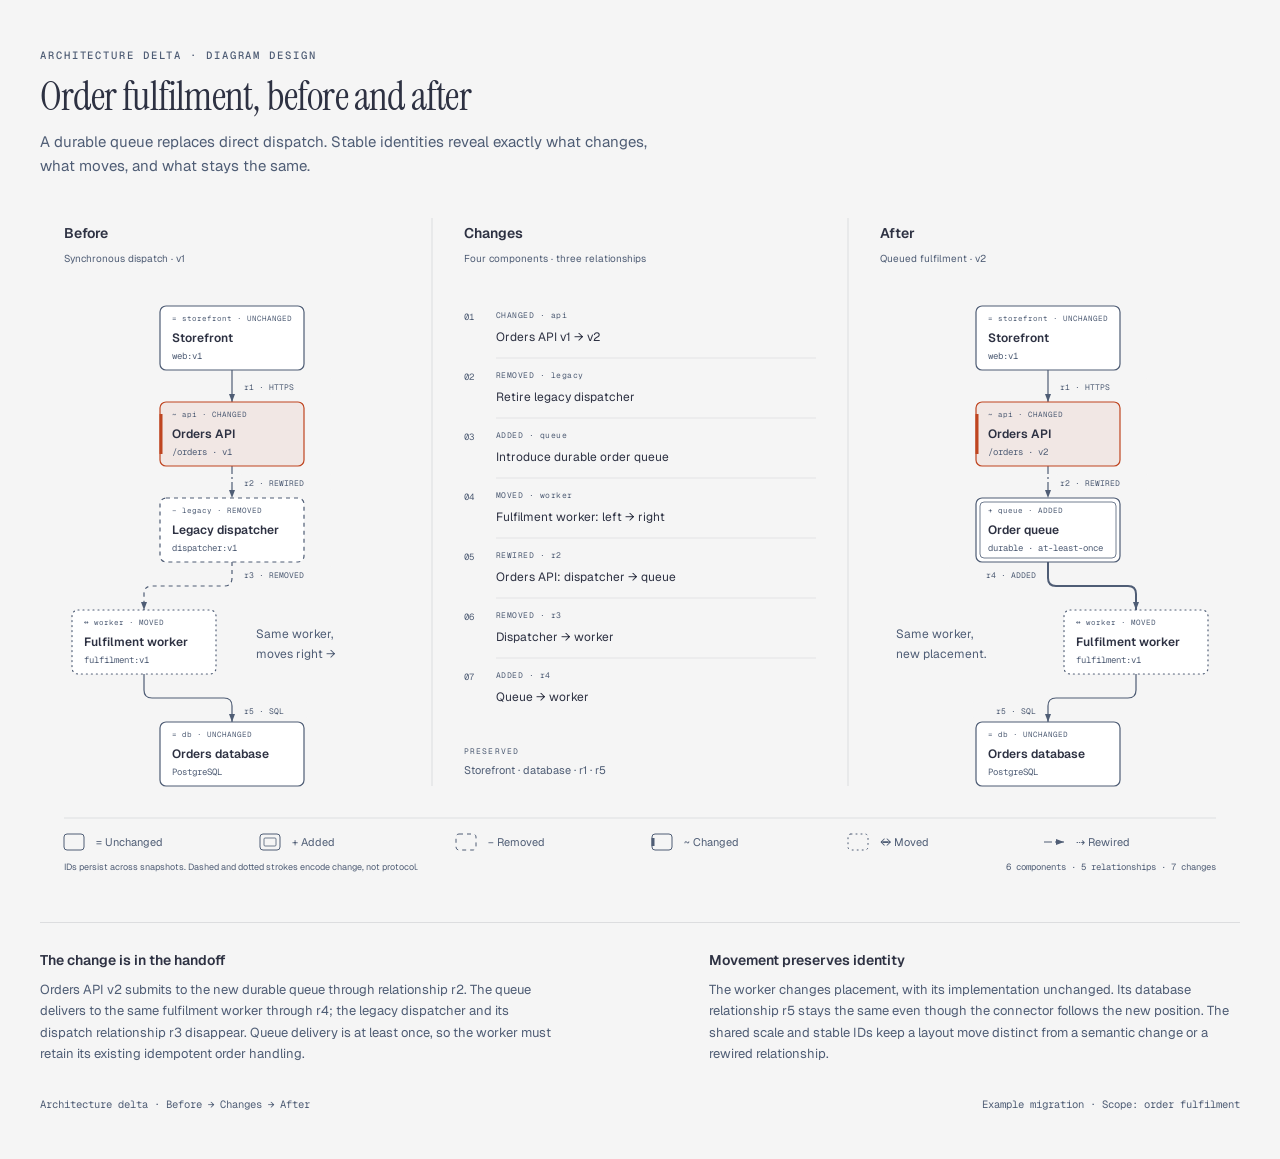
<file: skills/diagram-design/assets/example-architecture-delta-full.html>
<!DOCTYPE html>
<html lang="en">
<head>
  <meta charset="UTF-8">
  <meta name="viewport" content="width=device-width, initial-scale=1.0">
  <title>Order fulfilment · Architecture delta</title>
  <link href="https://fonts.googleapis.com/css2?family=Instrument+Serif:ital@0;1&family=Geist:wght@400;500;600&family=Geist+Mono:wght@400;500;600&display=swap" rel="stylesheet">
  <style>
    *, *::before, *::after { box-sizing: border-box; margin: 0; padding: 0; }
    :root {
      --color-paper: #f5f5f5;
      --color-ink: #2d3142;
      --color-muted: #4f5d75;
      --color-rule: rgba(45,49,66,0.12);
      --color-accent: #bf4520;
      --font-sans: 'Geist', system-ui, sans-serif;
      --font-serif: 'Instrument Serif', serif;
      --font-mono: 'Geist Mono', ui-monospace, monospace;
    }
    body { font-family: var(--font-sans); color: var(--color-ink); background: var(--color-paper); min-height: 100vh; padding: 3rem 2rem;  }
    .frame { width: 100%; max-width: 1200px; min-width: 0; margin: 0 auto; }
    .eyebrow { font-family: var(--font-mono); font-size: 0.66rem; font-weight: 500; letter-spacing: 0.18em; text-transform: uppercase; color: var(--color-muted); margin-bottom: 0.75rem; }
    h1 { font-family: var(--font-serif); font-size: clamp(1.75rem, 3vw + 1rem, 2.5rem); line-height: 1.1; font-weight: 400; letter-spacing: -0.02em; margin-bottom: 0.75rem; }
    .subtitle { max-width: 64ch; font-size: 0.9375rem; line-height: 1.6; color: var(--color-muted); margin-bottom: 2rem; }
    .diagram-container { width: 100%; overflow-x: auto; }
    .diagram-container:focus-visible { outline: 2px solid var(--color-muted); outline-offset: 4px; }
    svg { display: block; width: 100%; min-width: 1100px; }
    .scroll-hint { display: none; margin: 1rem 0 0; font-size: 0.8125rem; color: var(--color-muted); }
    @media (max-width: 700px) { body { padding: 2rem 1rem; } .scroll-hint { display: block; } }

    .notes { display: grid; grid-template-columns: 1.2fr 1fr; gap: 2rem; border-top: 1px solid var(--color-rule); padding-top: 1.75rem; margin-top: 2rem; }
    .notes h2 { font-size: 0.875rem; font-weight: 600; margin-bottom: 0.625rem; }
    .notes p { font-size: 0.8125rem; line-height: 1.65; color: var(--color-muted); max-width: 58ch; }
    .footer { display: flex; justify-content: space-between; flex-wrap: wrap; gap: 0.5rem; margin-top: 2rem; font-family: var(--font-mono); font-size: 0.66rem; color: var(--color-muted); }
    @media (max-width: 700px) { .notes { grid-template-columns: 1fr; gap: 1.5rem; } }
  </style>
</head>
<body>
  <main class="frame">
    <p class="eyebrow">Architecture delta · Diagram Design</p>
    <h1>Order fulfilment, before and after</h1>
    <p class="subtitle">A durable queue replaces direct dispatch. Stable identities reveal exactly what changes, what moves, and what stays the same.</p>
    <div class="diagram-container" role="region" aria-label="Before, changes, and after architecture comparison; scroll horizontally on narrow screens" tabindex="0">
      <svg viewBox="0 0 1200 680" xmlns="http://www.w3.org/2000/svg" data-diagram="architecture-delta" role="img" aria-labelledby="architecture-delta-full-title architecture-delta-full-desc">
        <title id="architecture-delta-full-title">Order fulfilment, before and after</title>
        <desc id="architecture-delta-full-desc">A durable order queue replaces the legacy dispatcher, Orders API changes from v1 to v2, the fulfilment worker moves without changing implementation, and the storefront and database stay unchanged, with seven component and relationship changes listed between both snapshots.</desc>
        <defs>
          <marker id="architecture-delta-full-arrow" markerWidth="8" markerHeight="6" refX="8" refY="3" orient="auto" markerUnits="userSpaceOnUse"><polygon points="0 0, 8 3, 0 6" fill="#4f5d75"/></marker>
        </defs>
        <rect width="1200" height="680" fill="#f5f5f5"/>
        <text x="24" y="28" fill="#2d3142" font-size="14" font-family="'Geist', sans-serif" font-weight="600">Before</text>
        <text x="24" y="52" fill="#4f5d75" font-size="10" font-family="'Geist', sans-serif" >Synchronous dispatch · v1</text>
        <text x="424" y="28" fill="#2d3142" font-size="14" font-family="'Geist', sans-serif" font-weight="600">Changes</text>
        <text x="424" y="52" fill="#4f5d75" font-size="10" font-family="'Geist', sans-serif" >Four components · three relationships</text>
        <text x="840" y="28" fill="#2d3142" font-size="14" font-family="'Geist', sans-serif" font-weight="600">After</text>
        <text x="840" y="52" fill="#4f5d75" font-size="10" font-family="'Geist', sans-serif" >Queued fulfilment · v2</text>
        <path d="M 392 8 V 576 M 808 8 V 576" stroke="rgba(45,49,66,0.12)" stroke-width="1"/>
        <g data-snapshot="before" transform="translate(24 96)" data-grid="336 480 4">
<!-- Relationships precede components; endpoints meet the declared bounds. -->
<path data-kind="relationship" data-object-id="r1" data-status="unchanged" data-signature="https:create" data-from="storefront" data-to="api" d="M 168 64 V 96" fill="none" stroke="#4f5d75" stroke-width="1.2" marker-end="url(#architecture-delta-full-arrow)"/>
<path data-kind="relationship" data-object-id="r2" data-status="rewired" data-signature="submit-order" data-from="api" data-to="legacy" d="M 168 160 V 192" fill="none" stroke="#4f5d75" stroke-width="1.2" stroke-dasharray="8 3 2 3" marker-end="url(#architecture-delta-full-arrow)"/>
<path data-kind="relationship" data-object-id="r3" data-status="removed" data-signature="dispatch" data-from="legacy" data-to="worker" d="M 168 256 V 272 Q 168 280 160 280 H 88 Q 80 280 80 288 V 304" fill="none" stroke="#4f5d75" stroke-width="1.2" stroke-dasharray="4 4" marker-end="url(#architecture-delta-full-arrow)"/>
<path data-kind="relationship" data-object-id="r5" data-status="unchanged" data-signature="write-order" data-from="worker" data-to="db" d="M 80 368 V 384 Q 80 392 88 392 H 160 Q 168 392 168 400 V 416" fill="none" stroke="#4f5d75" stroke-width="1.2" marker-end="url(#architecture-delta-full-arrow)"/>
<rect x="176" y="72" width="92" height="16" rx="2" fill="#f5f5f5"/>
<text x="180" y="84" fill="#4f5d75" font-size="8" font-family="'Geist Mono', monospace" >r1 · HTTPS</text>
<rect x="176" y="168" width="92" height="16" rx="2" fill="#f5f5f5"/>
<text x="180" y="180" fill="#4f5d75" font-size="8" font-family="'Geist Mono', monospace" >r2 · REWIRED</text>
<rect x="176" y="260" width="92" height="16" rx="2" fill="#f5f5f5"/>
<text x="180" y="272" fill="#4f5d75" font-size="8" font-family="'Geist Mono', monospace" >r3 · REMOVED</text>
<rect x="176" y="396" width="68" height="16" rx="2" fill="#f5f5f5"/>
<text x="180" y="408" fill="#4f5d75" font-size="8" font-family="'Geist Mono', monospace" >r5 · SQL</text>
<g data-kind="component" data-object-id="storefront" data-status="unchanged" data-signature="web:v1">
<rect data-role="bounds" x="96" y="0" width="144" height="64" rx="6" fill="#ffffff" stroke="#4f5d75" stroke-width="1.2"/>
<text x="108" y="15" fill="#4f5d75" font-size="7.5" font-family="'Geist Mono', monospace" >= storefront · UNCHANGED</text>
<text x="108" y="36" fill="#2d3142" font-size="12" font-family="'Geist', sans-serif" font-weight="600">Storefront</text>
<text x="108" y="53" fill="#4f5d75" font-size="9" font-family="'Geist Mono', monospace" >web:v1</text>
</g>
<g data-kind="component" data-object-id="api" data-status="changed" data-signature="orders:v1">
<rect data-role="bounds" x="96" y="96" width="144" height="64" rx="6" fill="rgba(191,69,32,0.08)" stroke="#bf4520" stroke-width="1.2"/>
<path d="M 97 108 V 148" fill="none" stroke="#bf4520" stroke-width="3"/>
<text x="108" y="111" fill="#4f5d75" font-size="7.5" font-family="'Geist Mono', monospace" >~ api · CHANGED</text>
<text x="108" y="132" fill="#2d3142" font-size="12" font-family="'Geist', sans-serif" font-weight="600">Orders API</text>
<text x="108" y="149" fill="#4f5d75" font-size="9" font-family="'Geist Mono', monospace" >/orders · v1</text>
</g>
<g data-kind="component" data-object-id="legacy" data-status="removed" data-signature="dispatcher:v1">
<rect data-role="bounds" x="96" y="192" width="144" height="64" rx="6" fill="#ffffff" stroke="#4f5d75" stroke-width="1.2" stroke-dasharray="4 4"/>
<text x="108" y="207" fill="#4f5d75" font-size="7.5" font-family="'Geist Mono', monospace" >− legacy · REMOVED</text>
<text x="108" y="228" fill="#2d3142" font-size="12" font-family="'Geist', sans-serif" font-weight="600">Legacy dispatcher</text>
<text x="108" y="245" fill="#4f5d75" font-size="9" font-family="'Geist Mono', monospace" >dispatcher:v1</text>
</g>
<g data-kind="component" data-object-id="worker" data-status="moved" data-signature="fulfilment:v1">
<rect data-role="bounds" x="8" y="304" width="144" height="64" rx="6" fill="#ffffff" stroke="#4f5d75" stroke-width="1.2" stroke-dasharray="1 4" stroke-linecap="round"/>
<text x="20" y="319" fill="#4f5d75" font-size="7.5" font-family="'Geist Mono', monospace" >↔ worker · MOVED</text>
<text x="20" y="340" fill="#2d3142" font-size="12" font-family="'Geist', sans-serif" font-weight="600">Fulfilment worker</text>
<text x="20" y="357" fill="#4f5d75" font-size="9" font-family="'Geist Mono', monospace" >fulfilment:v1</text>
</g>
<g data-kind="component" data-object-id="db" data-status="unchanged" data-signature="orders:postgres">
<rect data-role="bounds" x="96" y="416" width="144" height="64" rx="6" fill="#ffffff" stroke="#4f5d75" stroke-width="1.2"/>
<text x="108" y="431" fill="#4f5d75" font-size="7.5" font-family="'Geist Mono', monospace" >= db · UNCHANGED</text>
<text x="108" y="452" fill="#2d3142" font-size="12" font-family="'Geist', sans-serif" font-weight="600">Orders database</text>
<text x="108" y="469" fill="#4f5d75" font-size="9" font-family="'Geist Mono', monospace" >PostgreSQL</text>
</g>
<text x="192" y="332" fill="#4f5d75" font-size="12" font-family="'Geist', sans-serif" >Same worker,</text>
<text x="192" y="352" fill="#4f5d75" font-size="12" font-family="'Geist', sans-serif" >moves right →</text>
</g>
        <text x="424" y="110" fill="#4f5d75" font-size="9" font-family="'Geist Mono', monospace" >01</text>
<text x="456" y="108" data-change="CHANGED" data-target="api" fill="#4f5d75" font-size="8" font-family="'Geist Mono', monospace" letter-spacing="0.06em">CHANGED · api<tspan x="456" y="131" fill="#2d3142" font-size="12" font-family="'Geist', sans-serif" letter-spacing="0">Orders API v1 → v2</tspan></text>
<path d="M 456 148 H 776" stroke="rgba(45,49,66,0.12)" stroke-width="0.8"/>
<text x="424" y="170" fill="#4f5d75" font-size="9" font-family="'Geist Mono', monospace" >02</text>
<text x="456" y="168" data-change="REMOVED" data-target="legacy" fill="#4f5d75" font-size="8" font-family="'Geist Mono', monospace" letter-spacing="0.06em">REMOVED · legacy<tspan x="456" y="191" fill="#2d3142" font-size="12" font-family="'Geist', sans-serif" letter-spacing="0">Retire legacy dispatcher</tspan></text>
<path d="M 456 208 H 776" stroke="rgba(45,49,66,0.12)" stroke-width="0.8"/>
<text x="424" y="230" fill="#4f5d75" font-size="9" font-family="'Geist Mono', monospace" >03</text>
<text x="456" y="228" data-change="ADDED" data-target="queue" fill="#4f5d75" font-size="8" font-family="'Geist Mono', monospace" letter-spacing="0.06em">ADDED · queue<tspan x="456" y="251" fill="#2d3142" font-size="12" font-family="'Geist', sans-serif" letter-spacing="0">Introduce durable order queue</tspan></text>
<path d="M 456 268 H 776" stroke="rgba(45,49,66,0.12)" stroke-width="0.8"/>
<text x="424" y="290" fill="#4f5d75" font-size="9" font-family="'Geist Mono', monospace" >04</text>
<text x="456" y="288" data-change="MOVED" data-target="worker" fill="#4f5d75" font-size="8" font-family="'Geist Mono', monospace" letter-spacing="0.06em">MOVED · worker<tspan x="456" y="311" fill="#2d3142" font-size="12" font-family="'Geist', sans-serif" letter-spacing="0">Fulfilment worker: left → right</tspan></text>
<path d="M 456 328 H 776" stroke="rgba(45,49,66,0.12)" stroke-width="0.8"/>
<text x="424" y="350" fill="#4f5d75" font-size="9" font-family="'Geist Mono', monospace" >05</text>
<text x="456" y="348" data-change="REWIRED" data-target="r2" fill="#4f5d75" font-size="8" font-family="'Geist Mono', monospace" letter-spacing="0.06em">REWIRED · r2<tspan x="456" y="371" fill="#2d3142" font-size="12" font-family="'Geist', sans-serif" letter-spacing="0">Orders API: dispatcher → queue</tspan></text>
<path d="M 456 388 H 776" stroke="rgba(45,49,66,0.12)" stroke-width="0.8"/>
<text x="424" y="410" fill="#4f5d75" font-size="9" font-family="'Geist Mono', monospace" >06</text>
<text x="456" y="408" data-change="REMOVED" data-target="r3" fill="#4f5d75" font-size="8" font-family="'Geist Mono', monospace" letter-spacing="0.06em">REMOVED · r3<tspan x="456" y="431" fill="#2d3142" font-size="12" font-family="'Geist', sans-serif" letter-spacing="0">Dispatcher → worker</tspan></text>
<path d="M 456 448 H 776" stroke="rgba(45,49,66,0.12)" stroke-width="0.8"/>
<text x="424" y="470" fill="#4f5d75" font-size="9" font-family="'Geist Mono', monospace" >07</text>
<text x="456" y="468" data-change="ADDED" data-target="r4" fill="#4f5d75" font-size="8" font-family="'Geist Mono', monospace" letter-spacing="0.06em">ADDED · r4<tspan x="456" y="491" fill="#2d3142" font-size="12" font-family="'Geist', sans-serif" letter-spacing="0">Queue → worker</tspan></text>
<text x="424" y="544" fill="#4f5d75" font-size="8" font-family="'Geist Mono', monospace" letter-spacing="0.14em">PRESERVED</text>
<text x="424" y="564" fill="#4f5d75" font-size="11" font-family="'Geist', sans-serif" >Storefront · database · r1 · r5</text>
        <g data-snapshot="after" transform="translate(840 96)" data-grid="336 480 4">
<!-- Relationships precede components; endpoints meet the declared bounds. -->
<path data-kind="relationship" data-object-id="r1" data-status="unchanged" data-signature="https:create" data-from="storefront" data-to="api" d="M 168 64 V 96" fill="none" stroke="#4f5d75" stroke-width="1.2" marker-end="url(#architecture-delta-full-arrow)"/>
<path data-kind="relationship" data-object-id="r2" data-status="rewired" data-signature="submit-order" data-from="api" data-to="queue" d="M 168 160 V 192" fill="none" stroke="#4f5d75" stroke-width="1.2" stroke-dasharray="8 3 2 3" marker-end="url(#architecture-delta-full-arrow)"/>
<path data-kind="relationship" data-object-id="r4" data-status="added" data-signature="deliver" data-from="queue" data-to="worker" d="M 168 256 V 272 Q 168 280 176 280 H 248 Q 256 280 256 288 V 304" fill="none" stroke="#4f5d75" stroke-width="2" marker-end="url(#architecture-delta-full-arrow)"/>
<path data-kind="relationship" data-object-id="r5" data-status="unchanged" data-signature="write-order" data-from="worker" data-to="db" d="M 256 368 V 384 Q 256 392 248 392 H 176 Q 168 392 168 400 V 416" fill="none" stroke="#4f5d75" stroke-width="1.2" marker-end="url(#architecture-delta-full-arrow)"/>
<rect x="176" y="72" width="92" height="16" rx="2" fill="#f5f5f5"/>
<text x="180" y="84" fill="#4f5d75" font-size="8" font-family="'Geist Mono', monospace" >r1 · HTTPS</text>
<rect x="176" y="168" width="92" height="16" rx="2" fill="#f5f5f5"/>
<text x="180" y="180" fill="#4f5d75" font-size="8" font-family="'Geist Mono', monospace" >r2 · REWIRED</text>
<rect x="68" y="260" width="92" height="16" rx="2" fill="#f5f5f5"/>
<text x="156" y="272" fill="#4f5d75" font-size="8" font-family="'Geist Mono', monospace" text-anchor="end">r4 · ADDED</text>
<rect x="92" y="396" width="68" height="16" rx="2" fill="#f5f5f5"/>
<text x="156" y="408" fill="#4f5d75" font-size="8" font-family="'Geist Mono', monospace" text-anchor="end">r5 · SQL</text>
<g data-kind="component" data-object-id="storefront" data-status="unchanged" data-signature="web:v1">
<rect data-role="bounds" x="96" y="0" width="144" height="64" rx="6" fill="#ffffff" stroke="#4f5d75" stroke-width="1.2"/>
<text x="108" y="15" fill="#4f5d75" font-size="7.5" font-family="'Geist Mono', monospace" >= storefront · UNCHANGED</text>
<text x="108" y="36" fill="#2d3142" font-size="12" font-family="'Geist', sans-serif" font-weight="600">Storefront</text>
<text x="108" y="53" fill="#4f5d75" font-size="9" font-family="'Geist Mono', monospace" >web:v1</text>
</g>
<g data-kind="component" data-object-id="api" data-status="changed" data-signature="orders:v2">
<rect data-role="bounds" x="96" y="96" width="144" height="64" rx="6" fill="rgba(191,69,32,0.08)" stroke="#bf4520" stroke-width="1.2"/>
<path d="M 97 108 V 148" fill="none" stroke="#bf4520" stroke-width="3"/>
<text x="108" y="111" fill="#4f5d75" font-size="7.5" font-family="'Geist Mono', monospace" >~ api · CHANGED</text>
<text x="108" y="132" fill="#2d3142" font-size="12" font-family="'Geist', sans-serif" font-weight="600">Orders API</text>
<text x="108" y="149" fill="#4f5d75" font-size="9" font-family="'Geist Mono', monospace" >/orders · v2</text>
</g>
<g data-kind="component" data-object-id="queue" data-status="added" data-signature="orders:durable:v1">
<rect data-role="bounds" x="96" y="192" width="144" height="64" rx="6" fill="#ffffff" stroke="#4f5d75" stroke-width="1.2"/>
<rect x="100" y="196" width="136" height="56" rx="4" fill="none" stroke="#4f5d75" stroke-width="0.8"/>
<text x="108" y="207" fill="#4f5d75" font-size="7.5" font-family="'Geist Mono', monospace" >+ queue · ADDED</text>
<text x="108" y="228" fill="#2d3142" font-size="12" font-family="'Geist', sans-serif" font-weight="600">Order queue</text>
<text x="108" y="245" fill="#4f5d75" font-size="9" font-family="'Geist Mono', monospace" >durable · at-least-once</text>
</g>
<g data-kind="component" data-object-id="worker" data-status="moved" data-signature="fulfilment:v1">
<rect data-role="bounds" x="184" y="304" width="144" height="64" rx="6" fill="#ffffff" stroke="#4f5d75" stroke-width="1.2" stroke-dasharray="1 4" stroke-linecap="round"/>
<text x="196" y="319" fill="#4f5d75" font-size="7.5" font-family="'Geist Mono', monospace" >↔ worker · MOVED</text>
<text x="196" y="340" fill="#2d3142" font-size="12" font-family="'Geist', sans-serif" font-weight="600">Fulfilment worker</text>
<text x="196" y="357" fill="#4f5d75" font-size="9" font-family="'Geist Mono', monospace" >fulfilment:v1</text>
</g>
<g data-kind="component" data-object-id="db" data-status="unchanged" data-signature="orders:postgres">
<rect data-role="bounds" x="96" y="416" width="144" height="64" rx="6" fill="#ffffff" stroke="#4f5d75" stroke-width="1.2"/>
<text x="108" y="431" fill="#4f5d75" font-size="7.5" font-family="'Geist Mono', monospace" >= db · UNCHANGED</text>
<text x="108" y="452" fill="#2d3142" font-size="12" font-family="'Geist', sans-serif" font-weight="600">Orders database</text>
<text x="108" y="469" fill="#4f5d75" font-size="9" font-family="'Geist Mono', monospace" >PostgreSQL</text>
</g>
<text x="16" y="332" fill="#4f5d75" font-size="12" font-family="'Geist', sans-serif" >Same worker,</text>
<text x="16" y="352" fill="#4f5d75" font-size="12" font-family="'Geist', sans-serif" >new placement.</text>
</g>
        <path d="M 24 608 H 1176" stroke="rgba(45,49,66,0.12)" stroke-width="1"/>
<rect x="24" y="624" width="20" height="16" rx="3" fill="none" stroke="#4f5d75" stroke-width="1"/>
<text x="56" y="636" fill="#4f5d75" font-size="11" font-family="'Geist', sans-serif" >= Unchanged</text>
<rect x="220" y="624" width="20" height="16" rx="3" fill="none" stroke="#4f5d75" stroke-width="1"/>
<rect x="224" y="628" width="12" height="8" rx="1" fill="none" stroke="#4f5d75" stroke-width="0.8"/>
<text x="252" y="636" fill="#4f5d75" font-size="11" font-family="'Geist', sans-serif" >+ Added</text>
<rect x="416" y="624" width="20" height="16" rx="3" fill="none" stroke="#4f5d75" stroke-width="1" stroke-dasharray="4 4"/>
<text x="448" y="636" fill="#4f5d75" font-size="11" font-family="'Geist', sans-serif" >− Removed</text>
<rect x="612" y="624" width="20" height="16" rx="3" fill="none" stroke="#4f5d75" stroke-width="1"/>
<path d="M 613 628 V 636" stroke="#4f5d75" stroke-width="3"/>
<text x="644" y="636" fill="#4f5d75" font-size="11" font-family="'Geist', sans-serif" >~ Changed</text>
<rect x="808" y="624" width="20" height="16" rx="3" fill="none" stroke="#4f5d75" stroke-width="1" stroke-dasharray="1 4" stroke-linecap="round"/>
<text x="840" y="636" fill="#4f5d75" font-size="11" font-family="'Geist', sans-serif" >↔ Moved</text>
<path d="M 1004 632 H 1024" fill="none" stroke="#4f5d75" stroke-width="1.2" stroke-dasharray="8 3 2 3" marker-end="url(#architecture-delta-full-arrow)"/>
<text x="1036" y="636" fill="#4f5d75" font-size="11" font-family="'Geist', sans-serif" >⇢ Rewired</text>
<text x="24" y="660" fill="#4f5d75" font-size="9" font-family="'Geist', sans-serif" >IDs persist across snapshots. Dashed and dotted strokes encode change, not protocol.</text>
<text x="1176" y="660" fill="#4f5d75" font-size="9" font-family="'Geist Mono', monospace" text-anchor="end">6 components · 5 relationships · 7 changes</text>
      </svg>
    </div>
    <p class="scroll-hint">Scroll the diagram horizontally to compare both snapshots and the change ledger.</p>
    <section class="notes" aria-label="Migration notes">
      <article>
        <h2>The change is in the handoff</h2>
        <p>Orders API v2 submits to the new durable queue through relationship r2. The queue delivers to the same fulfilment worker through r4; the legacy dispatcher and its dispatch relationship r3 disappear. Queue delivery is at least once, so the worker must retain its existing idempotent order handling.</p>
      </article>
      <article>
        <h2>Movement preserves identity</h2>
        <p>The worker changes placement, with its implementation unchanged. Its database relationship r5 stays the same even though the connector follows the new position. The shared scale and stable IDs keep a layout move distinct from a semantic change or a rewired relationship.</p>
      </article>
    </section>
    <footer class="footer"><span>Architecture delta · Before → Changes → After</span><span>Example migration · Scope: order fulfilment</span></footer>
  </main>
</body>
</html>
</file>
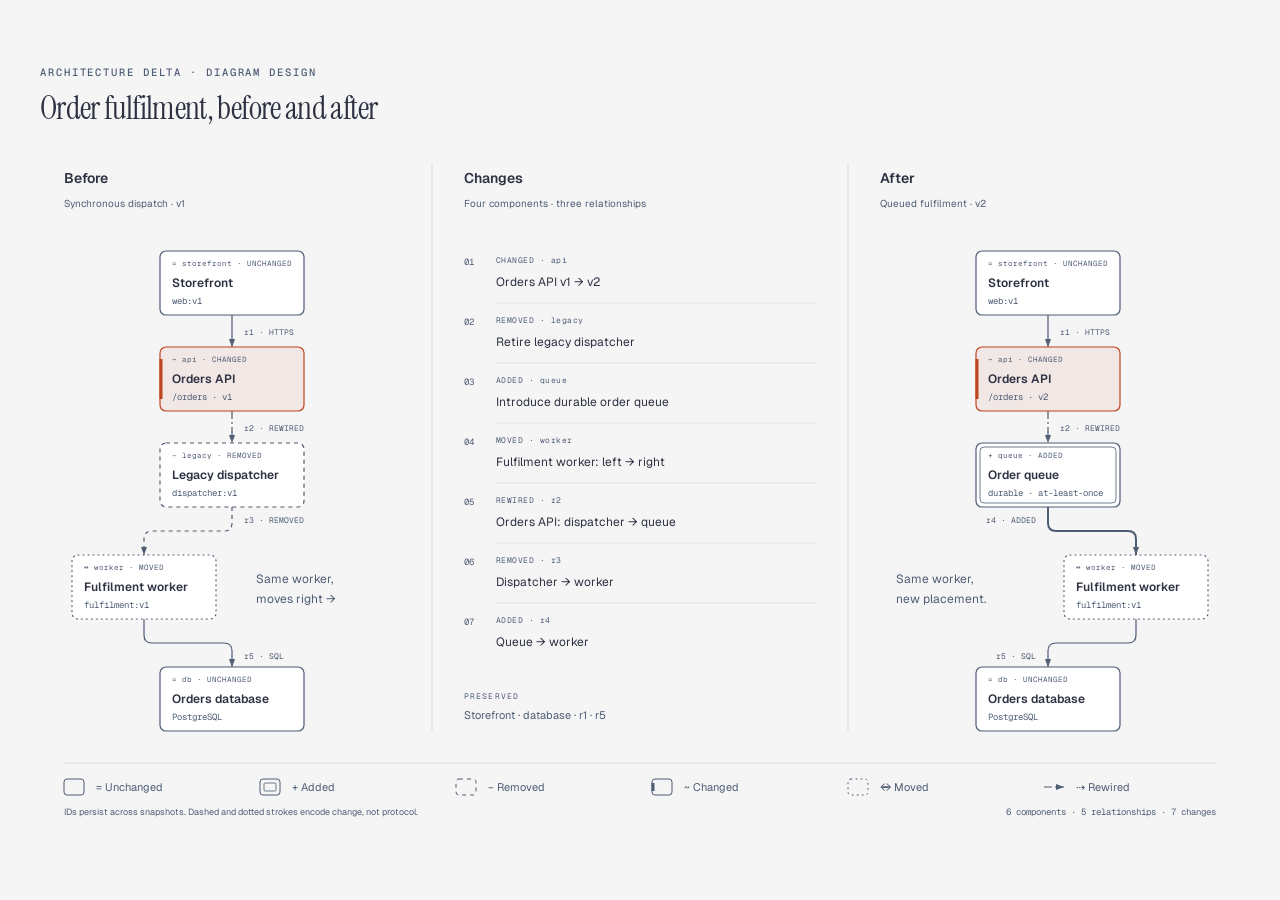
<file: skills/diagram-design/assets/example-architecture-delta.html>
<!DOCTYPE html>
<html lang="en">
<head>
  <meta charset="UTF-8">
  <meta name="viewport" content="width=device-width, initial-scale=1.0">
  <title>Order fulfilment · Architecture delta</title>
  <link href="https://fonts.googleapis.com/css2?family=Instrument+Serif:ital@0;1&family=Geist:wght@400;500;600&family=Geist+Mono:wght@400;500;600&display=swap" rel="stylesheet">
  <style>
    *, *::before, *::after { box-sizing: border-box; margin: 0; padding: 0; }
    :root {
      --color-paper: #f5f5f5;
      --color-ink: #2d3142;
      --color-muted: #4f5d75;
      --color-rule: rgba(45,49,66,0.12);
      --color-accent: #bf4520;
      --font-sans: 'Geist', system-ui, sans-serif;
      --font-serif: 'Instrument Serif', serif;
      --font-mono: 'Geist Mono', ui-monospace, monospace;
    }
    body { font-family: var(--font-sans); color: var(--color-ink); background: var(--color-paper); min-height: 100vh; padding: 3rem 2rem; display: flex; align-items: center; justify-content: center; }
    .frame { width: 100%; max-width: 1200px; min-width: 0; margin: 0 auto; }
    .eyebrow { font-family: var(--font-mono); font-size: 0.66rem; font-weight: 500; letter-spacing: 0.18em; text-transform: uppercase; color: var(--color-muted); margin-bottom: 0.75rem; }
    h1 { font-family: var(--font-serif); font-size: clamp(1.75rem, 3vw + 1rem, 2rem); line-height: 1.1; font-weight: 400; letter-spacing: -0.02em; margin-bottom: 1.75rem; }
    .subtitle { max-width: 64ch; font-size: 0.9375rem; line-height: 1.6; color: var(--color-muted); margin-bottom: 2rem; }
    .diagram-container { width: 100%; overflow-x: auto; }
    .diagram-container:focus-visible { outline: 2px solid var(--color-muted); outline-offset: 4px; }
    svg { display: block; width: 100%; min-width: 1100px; }
    .scroll-hint { display: none; margin: 1rem 0 0; font-size: 0.8125rem; color: var(--color-muted); }
    @media (max-width: 700px) { body { padding: 2rem 1rem; } .scroll-hint { display: block; } }
  </style>
</head>
<body>
  <main class="frame">
    <p class="eyebrow">Architecture delta · Diagram Design</p>
    <h1>Order fulfilment, before and after</h1>

    <div class="diagram-container" role="region" aria-label="Before, changes, and after architecture comparison; scroll horizontally on narrow screens" tabindex="0">
      <svg viewBox="0 0 1200 680" xmlns="http://www.w3.org/2000/svg" data-diagram="architecture-delta" role="img" aria-labelledby="architecture-delta-title architecture-delta-desc">
        <title id="architecture-delta-title">Order fulfilment, before and after</title>
        <desc id="architecture-delta-desc">A durable order queue replaces the legacy dispatcher, Orders API changes from v1 to v2, the fulfilment worker moves without changing implementation, and the storefront and database stay unchanged, with seven component and relationship changes listed between both snapshots.</desc>
        <defs>
          <marker id="architecture-delta-arrow" markerWidth="8" markerHeight="6" refX="8" refY="3" orient="auto" markerUnits="userSpaceOnUse"><polygon points="0 0, 8 3, 0 6" fill="#4f5d75"/></marker>
        </defs>
        <rect width="1200" height="680" fill="#f5f5f5"/>
        <text x="24" y="28" fill="#2d3142" font-size="14" font-family="'Geist', sans-serif" font-weight="600">Before</text>
        <text x="24" y="52" fill="#4f5d75" font-size="10" font-family="'Geist', sans-serif" >Synchronous dispatch · v1</text>
        <text x="424" y="28" fill="#2d3142" font-size="14" font-family="'Geist', sans-serif" font-weight="600">Changes</text>
        <text x="424" y="52" fill="#4f5d75" font-size="10" font-family="'Geist', sans-serif" >Four components · three relationships</text>
        <text x="840" y="28" fill="#2d3142" font-size="14" font-family="'Geist', sans-serif" font-weight="600">After</text>
        <text x="840" y="52" fill="#4f5d75" font-size="10" font-family="'Geist', sans-serif" >Queued fulfilment · v2</text>
        <path d="M 392 8 V 576 M 808 8 V 576" stroke="rgba(45,49,66,0.12)" stroke-width="1"/>
        <g data-snapshot="before" transform="translate(24 96)" data-grid="336 480 4">
<!-- Relationships precede components; endpoints meet the declared bounds. -->
<path data-kind="relationship" data-object-id="r1" data-status="unchanged" data-signature="https:create" data-from="storefront" data-to="api" d="M 168 64 V 96" fill="none" stroke="#4f5d75" stroke-width="1.2" marker-end="url(#architecture-delta-arrow)"/>
<path data-kind="relationship" data-object-id="r2" data-status="rewired" data-signature="submit-order" data-from="api" data-to="legacy" d="M 168 160 V 192" fill="none" stroke="#4f5d75" stroke-width="1.2" stroke-dasharray="8 3 2 3" marker-end="url(#architecture-delta-arrow)"/>
<path data-kind="relationship" data-object-id="r3" data-status="removed" data-signature="dispatch" data-from="legacy" data-to="worker" d="M 168 256 V 272 Q 168 280 160 280 H 88 Q 80 280 80 288 V 304" fill="none" stroke="#4f5d75" stroke-width="1.2" stroke-dasharray="4 4" marker-end="url(#architecture-delta-arrow)"/>
<path data-kind="relationship" data-object-id="r5" data-status="unchanged" data-signature="write-order" data-from="worker" data-to="db" d="M 80 368 V 384 Q 80 392 88 392 H 160 Q 168 392 168 400 V 416" fill="none" stroke="#4f5d75" stroke-width="1.2" marker-end="url(#architecture-delta-arrow)"/>
<rect x="176" y="72" width="92" height="16" rx="2" fill="#f5f5f5"/>
<text x="180" y="84" fill="#4f5d75" font-size="8" font-family="'Geist Mono', monospace" >r1 · HTTPS</text>
<rect x="176" y="168" width="92" height="16" rx="2" fill="#f5f5f5"/>
<text x="180" y="180" fill="#4f5d75" font-size="8" font-family="'Geist Mono', monospace" >r2 · REWIRED</text>
<rect x="176" y="260" width="92" height="16" rx="2" fill="#f5f5f5"/>
<text x="180" y="272" fill="#4f5d75" font-size="8" font-family="'Geist Mono', monospace" >r3 · REMOVED</text>
<rect x="176" y="396" width="68" height="16" rx="2" fill="#f5f5f5"/>
<text x="180" y="408" fill="#4f5d75" font-size="8" font-family="'Geist Mono', monospace" >r5 · SQL</text>
<g data-kind="component" data-object-id="storefront" data-status="unchanged" data-signature="web:v1">
<rect data-role="bounds" x="96" y="0" width="144" height="64" rx="6" fill="#ffffff" stroke="#4f5d75" stroke-width="1.2"/>
<text x="108" y="15" fill="#4f5d75" font-size="7.5" font-family="'Geist Mono', monospace" >= storefront · UNCHANGED</text>
<text x="108" y="36" fill="#2d3142" font-size="12" font-family="'Geist', sans-serif" font-weight="600">Storefront</text>
<text x="108" y="53" fill="#4f5d75" font-size="9" font-family="'Geist Mono', monospace" >web:v1</text>
</g>
<g data-kind="component" data-object-id="api" data-status="changed" data-signature="orders:v1">
<rect data-role="bounds" x="96" y="96" width="144" height="64" rx="6" fill="rgba(191,69,32,0.08)" stroke="#bf4520" stroke-width="1.2"/>
<path d="M 97 108 V 148" fill="none" stroke="#bf4520" stroke-width="3"/>
<text x="108" y="111" fill="#4f5d75" font-size="7.5" font-family="'Geist Mono', monospace" >~ api · CHANGED</text>
<text x="108" y="132" fill="#2d3142" font-size="12" font-family="'Geist', sans-serif" font-weight="600">Orders API</text>
<text x="108" y="149" fill="#4f5d75" font-size="9" font-family="'Geist Mono', monospace" >/orders · v1</text>
</g>
<g data-kind="component" data-object-id="legacy" data-status="removed" data-signature="dispatcher:v1">
<rect data-role="bounds" x="96" y="192" width="144" height="64" rx="6" fill="#ffffff" stroke="#4f5d75" stroke-width="1.2" stroke-dasharray="4 4"/>
<text x="108" y="207" fill="#4f5d75" font-size="7.5" font-family="'Geist Mono', monospace" >− legacy · REMOVED</text>
<text x="108" y="228" fill="#2d3142" font-size="12" font-family="'Geist', sans-serif" font-weight="600">Legacy dispatcher</text>
<text x="108" y="245" fill="#4f5d75" font-size="9" font-family="'Geist Mono', monospace" >dispatcher:v1</text>
</g>
<g data-kind="component" data-object-id="worker" data-status="moved" data-signature="fulfilment:v1">
<rect data-role="bounds" x="8" y="304" width="144" height="64" rx="6" fill="#ffffff" stroke="#4f5d75" stroke-width="1.2" stroke-dasharray="1 4" stroke-linecap="round"/>
<text x="20" y="319" fill="#4f5d75" font-size="7.5" font-family="'Geist Mono', monospace" >↔ worker · MOVED</text>
<text x="20" y="340" fill="#2d3142" font-size="12" font-family="'Geist', sans-serif" font-weight="600">Fulfilment worker</text>
<text x="20" y="357" fill="#4f5d75" font-size="9" font-family="'Geist Mono', monospace" >fulfilment:v1</text>
</g>
<g data-kind="component" data-object-id="db" data-status="unchanged" data-signature="orders:postgres">
<rect data-role="bounds" x="96" y="416" width="144" height="64" rx="6" fill="#ffffff" stroke="#4f5d75" stroke-width="1.2"/>
<text x="108" y="431" fill="#4f5d75" font-size="7.5" font-family="'Geist Mono', monospace" >= db · UNCHANGED</text>
<text x="108" y="452" fill="#2d3142" font-size="12" font-family="'Geist', sans-serif" font-weight="600">Orders database</text>
<text x="108" y="469" fill="#4f5d75" font-size="9" font-family="'Geist Mono', monospace" >PostgreSQL</text>
</g>
<text x="192" y="332" fill="#4f5d75" font-size="12" font-family="'Geist', sans-serif" >Same worker,</text>
<text x="192" y="352" fill="#4f5d75" font-size="12" font-family="'Geist', sans-serif" >moves right →</text>
</g>
        <text x="424" y="110" fill="#4f5d75" font-size="9" font-family="'Geist Mono', monospace" >01</text>
<text x="456" y="108" data-change="CHANGED" data-target="api" fill="#4f5d75" font-size="8" font-family="'Geist Mono', monospace" letter-spacing="0.06em">CHANGED · api<tspan x="456" y="131" fill="#2d3142" font-size="12" font-family="'Geist', sans-serif" letter-spacing="0">Orders API v1 → v2</tspan></text>
<path d="M 456 148 H 776" stroke="rgba(45,49,66,0.12)" stroke-width="0.8"/>
<text x="424" y="170" fill="#4f5d75" font-size="9" font-family="'Geist Mono', monospace" >02</text>
<text x="456" y="168" data-change="REMOVED" data-target="legacy" fill="#4f5d75" font-size="8" font-family="'Geist Mono', monospace" letter-spacing="0.06em">REMOVED · legacy<tspan x="456" y="191" fill="#2d3142" font-size="12" font-family="'Geist', sans-serif" letter-spacing="0">Retire legacy dispatcher</tspan></text>
<path d="M 456 208 H 776" stroke="rgba(45,49,66,0.12)" stroke-width="0.8"/>
<text x="424" y="230" fill="#4f5d75" font-size="9" font-family="'Geist Mono', monospace" >03</text>
<text x="456" y="228" data-change="ADDED" data-target="queue" fill="#4f5d75" font-size="8" font-family="'Geist Mono', monospace" letter-spacing="0.06em">ADDED · queue<tspan x="456" y="251" fill="#2d3142" font-size="12" font-family="'Geist', sans-serif" letter-spacing="0">Introduce durable order queue</tspan></text>
<path d="M 456 268 H 776" stroke="rgba(45,49,66,0.12)" stroke-width="0.8"/>
<text x="424" y="290" fill="#4f5d75" font-size="9" font-family="'Geist Mono', monospace" >04</text>
<text x="456" y="288" data-change="MOVED" data-target="worker" fill="#4f5d75" font-size="8" font-family="'Geist Mono', monospace" letter-spacing="0.06em">MOVED · worker<tspan x="456" y="311" fill="#2d3142" font-size="12" font-family="'Geist', sans-serif" letter-spacing="0">Fulfilment worker: left → right</tspan></text>
<path d="M 456 328 H 776" stroke="rgba(45,49,66,0.12)" stroke-width="0.8"/>
<text x="424" y="350" fill="#4f5d75" font-size="9" font-family="'Geist Mono', monospace" >05</text>
<text x="456" y="348" data-change="REWIRED" data-target="r2" fill="#4f5d75" font-size="8" font-family="'Geist Mono', monospace" letter-spacing="0.06em">REWIRED · r2<tspan x="456" y="371" fill="#2d3142" font-size="12" font-family="'Geist', sans-serif" letter-spacing="0">Orders API: dispatcher → queue</tspan></text>
<path d="M 456 388 H 776" stroke="rgba(45,49,66,0.12)" stroke-width="0.8"/>
<text x="424" y="410" fill="#4f5d75" font-size="9" font-family="'Geist Mono', monospace" >06</text>
<text x="456" y="408" data-change="REMOVED" data-target="r3" fill="#4f5d75" font-size="8" font-family="'Geist Mono', monospace" letter-spacing="0.06em">REMOVED · r3<tspan x="456" y="431" fill="#2d3142" font-size="12" font-family="'Geist', sans-serif" letter-spacing="0">Dispatcher → worker</tspan></text>
<path d="M 456 448 H 776" stroke="rgba(45,49,66,0.12)" stroke-width="0.8"/>
<text x="424" y="470" fill="#4f5d75" font-size="9" font-family="'Geist Mono', monospace" >07</text>
<text x="456" y="468" data-change="ADDED" data-target="r4" fill="#4f5d75" font-size="8" font-family="'Geist Mono', monospace" letter-spacing="0.06em">ADDED · r4<tspan x="456" y="491" fill="#2d3142" font-size="12" font-family="'Geist', sans-serif" letter-spacing="0">Queue → worker</tspan></text>
<text x="424" y="544" fill="#4f5d75" font-size="8" font-family="'Geist Mono', monospace" letter-spacing="0.14em">PRESERVED</text>
<text x="424" y="564" fill="#4f5d75" font-size="11" font-family="'Geist', sans-serif" >Storefront · database · r1 · r5</text>
        <g data-snapshot="after" transform="translate(840 96)" data-grid="336 480 4">
<!-- Relationships precede components; endpoints meet the declared bounds. -->
<path data-kind="relationship" data-object-id="r1" data-status="unchanged" data-signature="https:create" data-from="storefront" data-to="api" d="M 168 64 V 96" fill="none" stroke="#4f5d75" stroke-width="1.2" marker-end="url(#architecture-delta-arrow)"/>
<path data-kind="relationship" data-object-id="r2" data-status="rewired" data-signature="submit-order" data-from="api" data-to="queue" d="M 168 160 V 192" fill="none" stroke="#4f5d75" stroke-width="1.2" stroke-dasharray="8 3 2 3" marker-end="url(#architecture-delta-arrow)"/>
<path data-kind="relationship" data-object-id="r4" data-status="added" data-signature="deliver" data-from="queue" data-to="worker" d="M 168 256 V 272 Q 168 280 176 280 H 248 Q 256 280 256 288 V 304" fill="none" stroke="#4f5d75" stroke-width="2" marker-end="url(#architecture-delta-arrow)"/>
<path data-kind="relationship" data-object-id="r5" data-status="unchanged" data-signature="write-order" data-from="worker" data-to="db" d="M 256 368 V 384 Q 256 392 248 392 H 176 Q 168 392 168 400 V 416" fill="none" stroke="#4f5d75" stroke-width="1.2" marker-end="url(#architecture-delta-arrow)"/>
<rect x="176" y="72" width="92" height="16" rx="2" fill="#f5f5f5"/>
<text x="180" y="84" fill="#4f5d75" font-size="8" font-family="'Geist Mono', monospace" >r1 · HTTPS</text>
<rect x="176" y="168" width="92" height="16" rx="2" fill="#f5f5f5"/>
<text x="180" y="180" fill="#4f5d75" font-size="8" font-family="'Geist Mono', monospace" >r2 · REWIRED</text>
<rect x="68" y="260" width="92" height="16" rx="2" fill="#f5f5f5"/>
<text x="156" y="272" fill="#4f5d75" font-size="8" font-family="'Geist Mono', monospace" text-anchor="end">r4 · ADDED</text>
<rect x="92" y="396" width="68" height="16" rx="2" fill="#f5f5f5"/>
<text x="156" y="408" fill="#4f5d75" font-size="8" font-family="'Geist Mono', monospace" text-anchor="end">r5 · SQL</text>
<g data-kind="component" data-object-id="storefront" data-status="unchanged" data-signature="web:v1">
<rect data-role="bounds" x="96" y="0" width="144" height="64" rx="6" fill="#ffffff" stroke="#4f5d75" stroke-width="1.2"/>
<text x="108" y="15" fill="#4f5d75" font-size="7.5" font-family="'Geist Mono', monospace" >= storefront · UNCHANGED</text>
<text x="108" y="36" fill="#2d3142" font-size="12" font-family="'Geist', sans-serif" font-weight="600">Storefront</text>
<text x="108" y="53" fill="#4f5d75" font-size="9" font-family="'Geist Mono', monospace" >web:v1</text>
</g>
<g data-kind="component" data-object-id="api" data-status="changed" data-signature="orders:v2">
<rect data-role="bounds" x="96" y="96" width="144" height="64" rx="6" fill="rgba(191,69,32,0.08)" stroke="#bf4520" stroke-width="1.2"/>
<path d="M 97 108 V 148" fill="none" stroke="#bf4520" stroke-width="3"/>
<text x="108" y="111" fill="#4f5d75" font-size="7.5" font-family="'Geist Mono', monospace" >~ api · CHANGED</text>
<text x="108" y="132" fill="#2d3142" font-size="12" font-family="'Geist', sans-serif" font-weight="600">Orders API</text>
<text x="108" y="149" fill="#4f5d75" font-size="9" font-family="'Geist Mono', monospace" >/orders · v2</text>
</g>
<g data-kind="component" data-object-id="queue" data-status="added" data-signature="orders:durable:v1">
<rect data-role="bounds" x="96" y="192" width="144" height="64" rx="6" fill="#ffffff" stroke="#4f5d75" stroke-width="1.2"/>
<rect x="100" y="196" width="136" height="56" rx="4" fill="none" stroke="#4f5d75" stroke-width="0.8"/>
<text x="108" y="207" fill="#4f5d75" font-size="7.5" font-family="'Geist Mono', monospace" >+ queue · ADDED</text>
<text x="108" y="228" fill="#2d3142" font-size="12" font-family="'Geist', sans-serif" font-weight="600">Order queue</text>
<text x="108" y="245" fill="#4f5d75" font-size="9" font-family="'Geist Mono', monospace" >durable · at-least-once</text>
</g>
<g data-kind="component" data-object-id="worker" data-status="moved" data-signature="fulfilment:v1">
<rect data-role="bounds" x="184" y="304" width="144" height="64" rx="6" fill="#ffffff" stroke="#4f5d75" stroke-width="1.2" stroke-dasharray="1 4" stroke-linecap="round"/>
<text x="196" y="319" fill="#4f5d75" font-size="7.5" font-family="'Geist Mono', monospace" >↔ worker · MOVED</text>
<text x="196" y="340" fill="#2d3142" font-size="12" font-family="'Geist', sans-serif" font-weight="600">Fulfilment worker</text>
<text x="196" y="357" fill="#4f5d75" font-size="9" font-family="'Geist Mono', monospace" >fulfilment:v1</text>
</g>
<g data-kind="component" data-object-id="db" data-status="unchanged" data-signature="orders:postgres">
<rect data-role="bounds" x="96" y="416" width="144" height="64" rx="6" fill="#ffffff" stroke="#4f5d75" stroke-width="1.2"/>
<text x="108" y="431" fill="#4f5d75" font-size="7.5" font-family="'Geist Mono', monospace" >= db · UNCHANGED</text>
<text x="108" y="452" fill="#2d3142" font-size="12" font-family="'Geist', sans-serif" font-weight="600">Orders database</text>
<text x="108" y="469" fill="#4f5d75" font-size="9" font-family="'Geist Mono', monospace" >PostgreSQL</text>
</g>
<text x="16" y="332" fill="#4f5d75" font-size="12" font-family="'Geist', sans-serif" >Same worker,</text>
<text x="16" y="352" fill="#4f5d75" font-size="12" font-family="'Geist', sans-serif" >new placement.</text>
</g>
        <path d="M 24 608 H 1176" stroke="rgba(45,49,66,0.12)" stroke-width="1"/>
<rect x="24" y="624" width="20" height="16" rx="3" fill="none" stroke="#4f5d75" stroke-width="1"/>
<text x="56" y="636" fill="#4f5d75" font-size="11" font-family="'Geist', sans-serif" >= Unchanged</text>
<rect x="220" y="624" width="20" height="16" rx="3" fill="none" stroke="#4f5d75" stroke-width="1"/>
<rect x="224" y="628" width="12" height="8" rx="1" fill="none" stroke="#4f5d75" stroke-width="0.8"/>
<text x="252" y="636" fill="#4f5d75" font-size="11" font-family="'Geist', sans-serif" >+ Added</text>
<rect x="416" y="624" width="20" height="16" rx="3" fill="none" stroke="#4f5d75" stroke-width="1" stroke-dasharray="4 4"/>
<text x="448" y="636" fill="#4f5d75" font-size="11" font-family="'Geist', sans-serif" >− Removed</text>
<rect x="612" y="624" width="20" height="16" rx="3" fill="none" stroke="#4f5d75" stroke-width="1"/>
<path d="M 613 628 V 636" stroke="#4f5d75" stroke-width="3"/>
<text x="644" y="636" fill="#4f5d75" font-size="11" font-family="'Geist', sans-serif" >~ Changed</text>
<rect x="808" y="624" width="20" height="16" rx="3" fill="none" stroke="#4f5d75" stroke-width="1" stroke-dasharray="1 4" stroke-linecap="round"/>
<text x="840" y="636" fill="#4f5d75" font-size="11" font-family="'Geist', sans-serif" >↔ Moved</text>
<path d="M 1004 632 H 1024" fill="none" stroke="#4f5d75" stroke-width="1.2" stroke-dasharray="8 3 2 3" marker-end="url(#architecture-delta-arrow)"/>
<text x="1036" y="636" fill="#4f5d75" font-size="11" font-family="'Geist', sans-serif" >⇢ Rewired</text>
<text x="24" y="660" fill="#4f5d75" font-size="9" font-family="'Geist', sans-serif" >IDs persist across snapshots. Dashed and dotted strokes encode change, not protocol.</text>
<text x="1176" y="660" fill="#4f5d75" font-size="9" font-family="'Geist Mono', monospace" text-anchor="end">6 components · 5 relationships · 7 changes</text>
      </svg>
    </div>
    <p class="scroll-hint">Scroll the diagram horizontally to compare both snapshots and the change ledger.</p>
  </main>
</body>
</html>
</file>
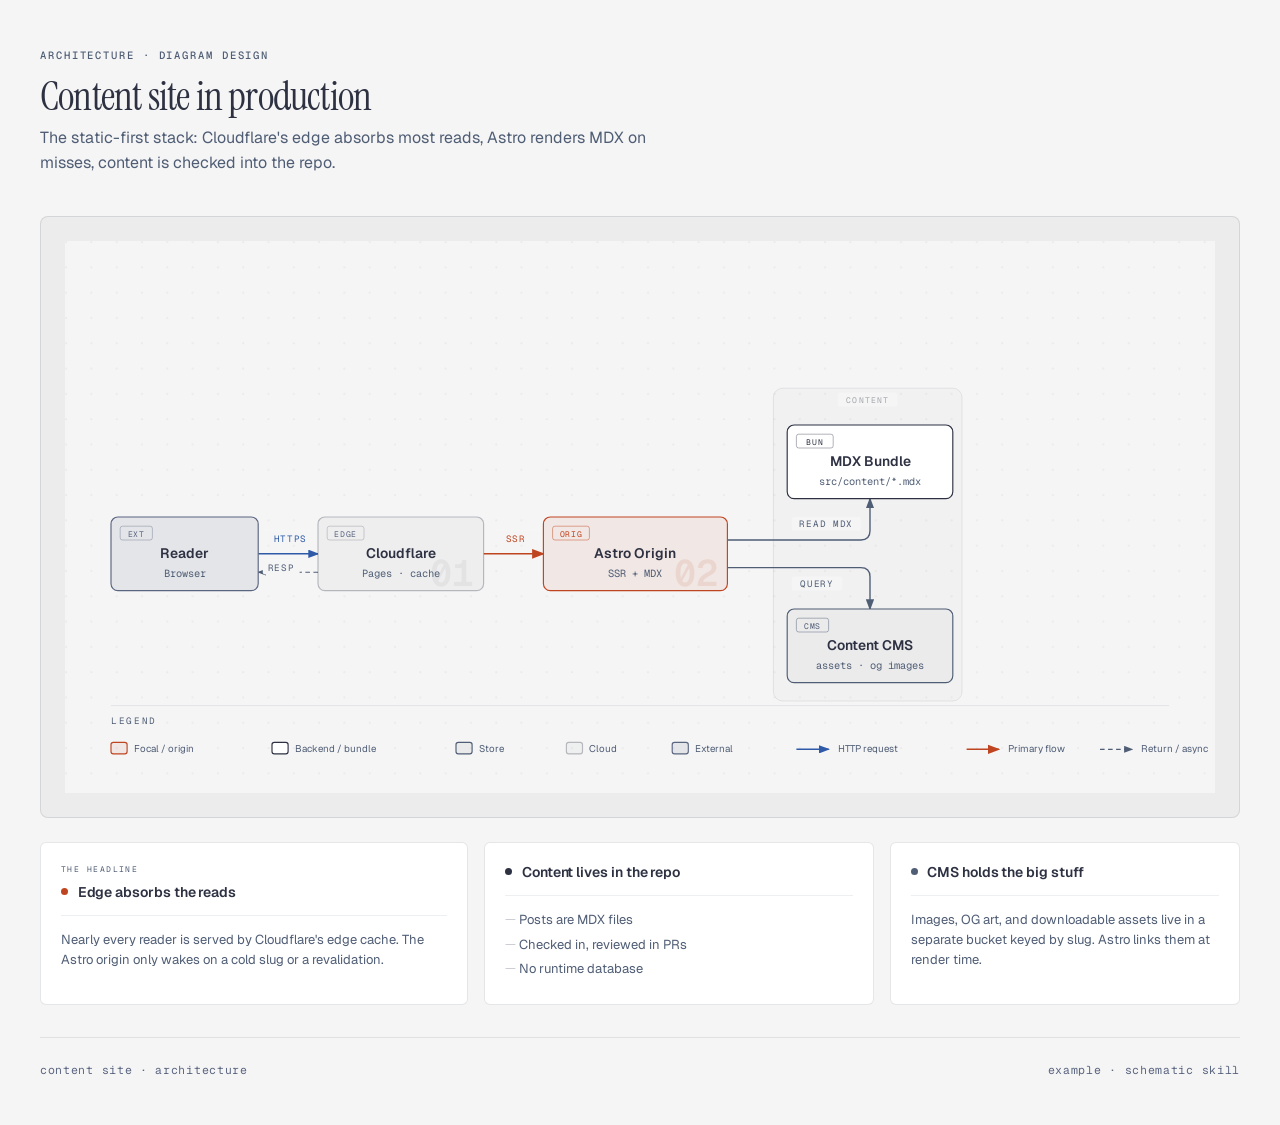
<file: skills/diagram-design/assets/example-architecture-full.html>
<!DOCTYPE html>
<html lang="en">
<head>
  <meta charset="UTF-8">
  <meta name="viewport" content="width=device-width, initial-scale=1.0">
  <title>Content site · Architecture</title>
  <link href="https://fonts.googleapis.com/css2?family=Instrument+Serif:ital@0;1&family=Geist:wght@400;500;600&family=Geist+Mono:wght@400;500;600&display=swap" rel="stylesheet">
  <style>
    *, *::before, *::after { box-sizing: border-box; margin: 0; padding: 0; }
    :root {
      --color-paper: #f5f5f5; --color-paper-2: #ececec;
      --color-ink: #2d3142; --color-muted: #4f5d75; --color-soft: #5a6580;
      --color-rule: rgba(45,49,66,0.12);
      --color-accent: #bf4520; --color-accent-tint: rgba(191,69,32,0.08);
      --color-link: #2e5aa8;
      --font-sans: 'Geist', system-ui, sans-serif;
      --font-serif: 'Instrument Serif', serif;
      --font-mono: 'Geist Mono', ui-monospace, monospace;
    }
    body { font-family: var(--font-sans); background: var(--color-paper); min-height: 100vh; padding: 3rem 2rem; color: var(--color-ink); }
    .container { max-width: 1200px; margin: 0 auto; }
    .header { margin-bottom: 2.5rem; }
    .header-eyebrow { font-family: var(--font-mono); font-size: 0.66rem; font-weight: 500; letter-spacing: 0.18em; text-transform: uppercase; color: var(--color-muted); margin-bottom: 0.75rem; }
    h1 { font-family: var(--font-serif); font-size: clamp(1.75rem, 3vw + 1rem, 2.5rem); font-weight: 400; letter-spacing: -0.02em; line-height: 1.1; margin-bottom: 0.5rem; }
    .subtitle { font-size: 1rem; line-height: 1.55; color: var(--color-muted); max-width: 58ch; }
    .diagram-container { background: var(--color-paper-2); border-radius: 8px; border: 1px solid var(--color-rule); padding: 1.5rem; overflow-x: auto; }
    svg { width: 100%; min-width: 900px; display: block; }
    .cards { display: grid; grid-template-columns: 1.1fr 1fr 0.9fr; gap: 1rem; margin-top: 1.5rem; }
    @media (max-width: 820px) { .cards { grid-template-columns: 1fr; } }
    .card { background: #fff; border-radius: 6px; border: 1px solid var(--color-rule); padding: 1.25rem; }
    .card .eyebrow { font-family: var(--font-mono); font-size: 0.5rem; letter-spacing: 0.18em; text-transform: uppercase; color: var(--color-muted); margin-bottom: 0.5rem; }
    .card-header { display: flex; align-items: center; gap: 0.6rem; margin-bottom: 0.875rem; padding-bottom: 0.875rem; border-bottom: 1px solid rgba(45,49,66,0.08); }
    .card-dot { width: 7px; height: 7px; border-radius: 50%; }
    .card-dot.ink { background: var(--color-ink); } .card-dot.muted { background: var(--color-muted); } .card-dot.coral { background: var(--color-accent); }
    .card h3 { font-size: 0.875rem; font-weight: 600; letter-spacing: -0.005em; }
    .card p, .card ul { color: var(--color-muted); font-size: 0.8125rem; line-height: 1.55; list-style: none; }
    .card li { margin-bottom: 0.3rem; padding-left: 0.875rem; position: relative; }
    .card li::before { content: '—'; position: absolute; left: 0; color: rgba(45,49,66,0.25); font-size: 0.75rem; }
    .footer { margin-top: 2rem; padding-top: 1.5rem; border-top: 1px solid rgba(45,49,66,0.10); font-family: var(--font-mono); font-size: 0.72rem; letter-spacing: 0.06em; color: var(--color-soft); display: flex; justify-content: space-between; flex-wrap: wrap; gap: 0.5rem; }
  </style>
</head>
<body>
  <div class="container">
    <div class="header">
      <p class="header-eyebrow">Architecture · Diagram Design</p>
      <h1>Content site in production</h1>
      <p class="subtitle">The static-first stack: Cloudflare's edge absorbs most reads, Astro renders MDX on misses, content is checked into the repo.</p>
    </div>

    <div class="diagram-container">
      <svg viewBox="0 0 1000 480" xmlns="http://www.w3.org/2000/svg" role="img" aria-labelledby="architecture-full-title architecture-full-desc">
        <title id="architecture-full-title">Content site in production</title>
        <desc id="architecture-full-desc">Architecture diagram showing reader requests moving through Cloudflare to an Astro origin, MDX bundle, and content CMS.</desc>
        <defs>
          <pattern id="dots" width="22" height="22" patternUnits="userSpaceOnUse">
            <circle cx="1" cy="1" r="0.9" fill="rgba(45,49,66,0.10)"/>
          </pattern>
          <marker id="arrow" markerWidth="8" markerHeight="6" refX="7" refY="3" orient="auto"><polygon points="0 0, 8 3, 0 6" fill="#4f5d75"/></marker>
          <marker id="arrow-accent" markerWidth="8" markerHeight="6" refX="7" refY="3" orient="auto"><polygon points="0 0, 8 3, 0 6" fill="#bf4520"/></marker>
          <marker id="arrow-link" markerWidth="8" markerHeight="6" refX="7" refY="3" orient="auto"><polygon points="0 0, 8 3, 0 6" fill="#2e5aa8"/></marker>
        </defs>

        <rect width="100%" height="100%" fill="#f5f5f5"/>
        <rect width="100%" height="100%" fill="url(#dots)" opacity="0.55"/>

        <!-- Zone: Content services (drawn before arrows and nodes) -->
        <rect x="616" y="128" width="164" height="272" rx="8"
              fill="rgba(45,49,66,0.02)" stroke="rgba(45,49,66,0.10)" stroke-width="0.8"/>
        <rect x="672" y="132" width="52" height="12" rx="2" fill="#f5f5f5"/>
        <text x="698" y="141" fill="rgba(45,49,66,0.40)" font-size="7" font-family="'Geist Mono', monospace"
              text-anchor="middle" letter-spacing="0.14em">CONTENT</text>

        <!-- Arrows first (behind boxes) -->
        <line x1="168" y1="272" x2="220" y2="272" stroke="#2e5aa8" stroke-width="1.2" marker-end="url(#arrow-link)"/>
        <line x1="364" y1="272" x2="416" y2="272" stroke="#bf4520" stroke-width="1.4" marker-end="url(#arrow-accent)"/>
        <path d="M 576,260 H 692 Q 700,260 700,252 V 224"
              fill="none" stroke="#4f5d75" stroke-width="1.2" marker-end="url(#arrow)"/>
        <path d="M 576,284 H 692 Q 700,284 700,292 V 320"
              fill="none" stroke="#4f5d75" stroke-width="1.2" marker-end="url(#arrow)"/>

        <!-- Dashed return: Cloudflare→Reader (cached HTML) -->
        <path d="M 220,288 H 168" fill="none" stroke="#4f5d75" stroke-width="1" stroke-dasharray="4,3" marker-end="url(#arrow)"/>

        <!-- Arrow labels -->
        <rect x="172" y="252" width="48" height="12" rx="2" fill="#f5f5f5"/>
        <text x="196" y="262" fill="#2e5aa8" font-size="8" font-family="'Geist Mono', monospace" text-anchor="middle" letter-spacing="0.08em">HTTPS</text>

        <rect x="172" y="278" width="32" height="12" rx="2" fill="#f5f5f5"/>
        <text x="188" y="287" fill="#4f5d75" font-size="8" font-family="'Geist Mono', monospace" text-anchor="middle" letter-spacing="0.08em">RESP</text>

        <rect x="368" y="252" width="48" height="12" rx="2" fill="#f5f5f5"/>
        <text x="392" y="262" fill="#bf4520" font-size="8" font-family="'Geist Mono', monospace" text-anchor="middle" letter-spacing="0.08em">SSR</text>

        <rect x="632" y="240" width="60" height="12" rx="2" fill="#f5f5f5"/>
        <text x="662" y="249" fill="#4f5d75" font-size="8" font-family="'Geist Mono', monospace" text-anchor="middle" letter-spacing="0.08em">READ MDX</text>

        <rect x="632" y="292" width="44" height="12" rx="2" fill="#f5f5f5"/>
        <text x="654" y="301" fill="#4f5d75" font-size="8" font-family="'Geist Mono', monospace" text-anchor="middle" letter-spacing="0.08em">QUERY</text>

        <!-- Node: Reader -->
        <rect x="40" y="240" width="128" height="64" rx="6" fill="#f5f5f5"/>
        <rect x="40" y="240" width="128" height="64" rx="6" fill="rgba(79,93,117,0.10)" stroke="#5a6580" stroke-width="1"/>
        <rect x="48" y="248" width="28" height="12" rx="2" fill="transparent" stroke="rgba(90,101,128,0.40)" stroke-width="0.8"/>
        <text x="62" y="257" fill="#5a6580" font-size="7" font-family="'Geist Mono', monospace" text-anchor="middle" letter-spacing="0.08em">EXT</text>
        <text x="104" y="276" fill="#2d3142" font-size="12" font-weight="600" font-family="'Geist', sans-serif" text-anchor="middle">Reader</text>
        <text x="104" y="292" fill="#4f5d75" font-size="9" font-family="'Geist Mono', monospace" text-anchor="middle">Browser</text>

        <!-- Node: Cloudflare -->
        <rect x="220" y="240" width="144" height="64" rx="6" fill="#f5f5f5"/>
        <rect x="220" y="240" width="144" height="64" rx="6" fill="rgba(45,49,66,0.03)" stroke="rgba(45,49,66,0.30)" stroke-width="1"/>
        <rect x="228" y="248" width="32" height="12" rx="2" fill="transparent" stroke="rgba(45,49,66,0.22)" stroke-width="0.8"/>
        <text x="244" y="257" fill="#5a6580" font-size="7" font-family="'Geist Mono', monospace" text-anchor="middle" letter-spacing="0.08em">EDGE</text>
        <text x="356" y="300" fill="rgba(45,49,66,0.06)" font-size="32" font-weight="600" font-family="'Geist Mono', monospace" text-anchor="end">01</text>
        <text x="292" y="276" fill="#2d3142" font-size="12" font-weight="600" font-family="'Geist', sans-serif" text-anchor="middle">Cloudflare</text>
        <text x="292" y="292" fill="#4f5d75" font-size="9" font-family="'Geist Mono', monospace" text-anchor="middle">Pages · cache</text>

        <!-- Node: Astro (focal coral) -->
        <rect x="416" y="240" width="160" height="64" rx="6" fill="#f5f5f5"/>
        <rect x="416" y="240" width="160" height="64" rx="6" fill="rgba(191,69,32,0.08)" stroke="#bf4520" stroke-width="1"/>
        <rect x="424" y="248" width="32" height="12" rx="2" fill="transparent" stroke="rgba(191,69,32,0.50)" stroke-width="0.8"/>
        <text x="440" y="257" fill="#bf4520" font-size="7" font-family="'Geist Mono', monospace" text-anchor="middle" letter-spacing="0.08em">ORIG</text>
        <text x="568" y="300" fill="rgba(191,69,32,0.10)" font-size="32" font-weight="600" font-family="'Geist Mono', monospace" text-anchor="end">02</text>
        <text x="496" y="276" fill="#2d3142" font-size="12" font-weight="600" font-family="'Geist', sans-serif" text-anchor="middle">Astro Origin</text>
        <text x="496" y="292" fill="#4f5d75" font-size="9" font-family="'Geist Mono', monospace" text-anchor="middle">SSR + MDX</text>

        <!-- Node: MDX Bundle -->
        <rect x="628" y="160" width="144" height="64" rx="6" fill="#f5f5f5"/>
        <rect x="628" y="160" width="144" height="64" rx="6" fill="#ffffff" stroke="#2d3142" stroke-width="1"/>
        <rect x="636" y="168" width="32" height="12" rx="2" fill="transparent" stroke="rgba(45,49,66,0.40)" stroke-width="0.8"/>
        <text x="652" y="177" fill="#2d3142" font-size="7" font-family="'Geist Mono', monospace" text-anchor="middle" letter-spacing="0.08em">BUN</text>
        <text x="700" y="196" fill="#2d3142" font-size="12" font-weight="600" font-family="'Geist', sans-serif" text-anchor="middle">MDX Bundle</text>
        <text x="700" y="212" fill="#4f5d75" font-size="9" font-family="'Geist Mono', monospace" text-anchor="middle">src/content/*.mdx</text>

        <!-- Node: Content CMS -->
        <rect x="628" y="320" width="144" height="64" rx="6" fill="#f5f5f5"/>
        <rect x="628" y="320" width="144" height="64" rx="6" fill="rgba(45,49,66,0.05)" stroke="#4f5d75" stroke-width="1"/>
        <rect x="636" y="328" width="28" height="12" rx="2" fill="transparent" stroke="rgba(79,93,117,0.50)" stroke-width="0.8"/>
        <text x="650" y="337" fill="#4f5d75" font-size="7" font-family="'Geist Mono', monospace" text-anchor="middle" letter-spacing="0.08em">CMS</text>
        <text x="700" y="356" fill="#2d3142" font-size="12" font-weight="600" font-family="'Geist', sans-serif" text-anchor="middle">Content CMS</text>
        <text x="700" y="372" fill="#4f5d75" font-size="9" font-family="'Geist Mono', monospace" text-anchor="middle">assets · og images</text>

        <!-- Legend strip -->
        <line x1="40" y1="404" x2="960" y2="404" stroke="rgba(45,49,66,0.10)" stroke-width="0.8"/>
        <text x="40" y="420" fill="#4f5d75" font-size="8" font-family="'Geist Mono', monospace" letter-spacing="0.18em">LEGEND</text>

        <rect x="40" y="436" width="14" height="10" rx="2" fill="rgba(191,69,32,0.08)" stroke="#bf4520" stroke-width="1"/>
        <text x="60" y="444" fill="#4f5d75" font-size="8.5" font-family="'Geist', sans-serif">Focal / origin</text>

        <rect x="180" y="436" width="14" height="10" rx="2" fill="#ffffff" stroke="#2d3142" stroke-width="1"/>
        <text x="200" y="444" fill="#4f5d75" font-size="8.5" font-family="'Geist', sans-serif">Backend / bundle</text>

        <rect x="340" y="436" width="14" height="10" rx="2" fill="rgba(45,49,66,0.05)" stroke="#4f5d75" stroke-width="1"/>
        <text x="360" y="444" fill="#4f5d75" font-size="8.5" font-family="'Geist', sans-serif">Store</text>

        <rect x="436" y="436" width="14" height="10" rx="2" fill="rgba(45,49,66,0.03)" stroke="rgba(45,49,66,0.30)" stroke-width="1"/>
        <text x="456" y="444" fill="#4f5d75" font-size="8.5" font-family="'Geist', sans-serif">Cloud</text>

        <rect x="528" y="436" width="14" height="10" rx="2" fill="rgba(79,93,117,0.10)" stroke="#5a6580" stroke-width="1"/>
        <text x="548" y="444" fill="#4f5d75" font-size="8.5" font-family="'Geist', sans-serif">External</text>

        <line x1="636" y1="442" x2="664" y2="442" stroke="#2e5aa8" stroke-width="1.2" marker-end="url(#arrow-link)"/>
        <text x="672" y="444" fill="#4f5d75" font-size="8.5" font-family="'Geist', sans-serif">HTTP request</text>

        <line x1="784" y1="442" x2="812" y2="442" stroke="#bf4520" stroke-width="1.4" marker-end="url(#arrow-accent)"/>
        <text x="820" y="444" fill="#4f5d75" font-size="8.5" font-family="'Geist', sans-serif">Primary flow</text>

        <line x1="900" y1="442" x2="928" y2="442" stroke="#4f5d75" stroke-width="1" stroke-dasharray="4,3" marker-end="url(#arrow)"/>
        <text x="936" y="444" fill="#4f5d75" font-size="8.5" font-family="'Geist', sans-serif">Return / async</text>
      </svg>
    </div>

    <div class="cards">
      <div class="card">
        <p class="eyebrow">THE HEADLINE</p>
        <div class="card-header"><span class="card-dot coral"></span><h3>Edge absorbs the reads</h3></div>
        <p>Nearly every reader is served by Cloudflare's edge cache. The Astro origin only wakes on a cold slug or a revalidation.</p>
      </div>
      <div class="card">
        <div class="card-header"><span class="card-dot ink"></span><h3>Content lives in the repo</h3></div>
        <ul><li>Posts are MDX files</li><li>Checked in, reviewed in PRs</li><li>No runtime database</li></ul>
      </div>
      <div class="card">
        <div class="card-header"><span class="card-dot muted"></span><h3>CMS holds the big stuff</h3></div>
        <p>Images, OG art, and downloadable assets live in a separate bucket keyed by slug. Astro links them at render time.</p>
      </div>
    </div>

    <div class="footer">
      <span>content site · architecture</span>
      <span>example · schematic skill</span>
    </div>
  </div>
</body>
</html>
</file>
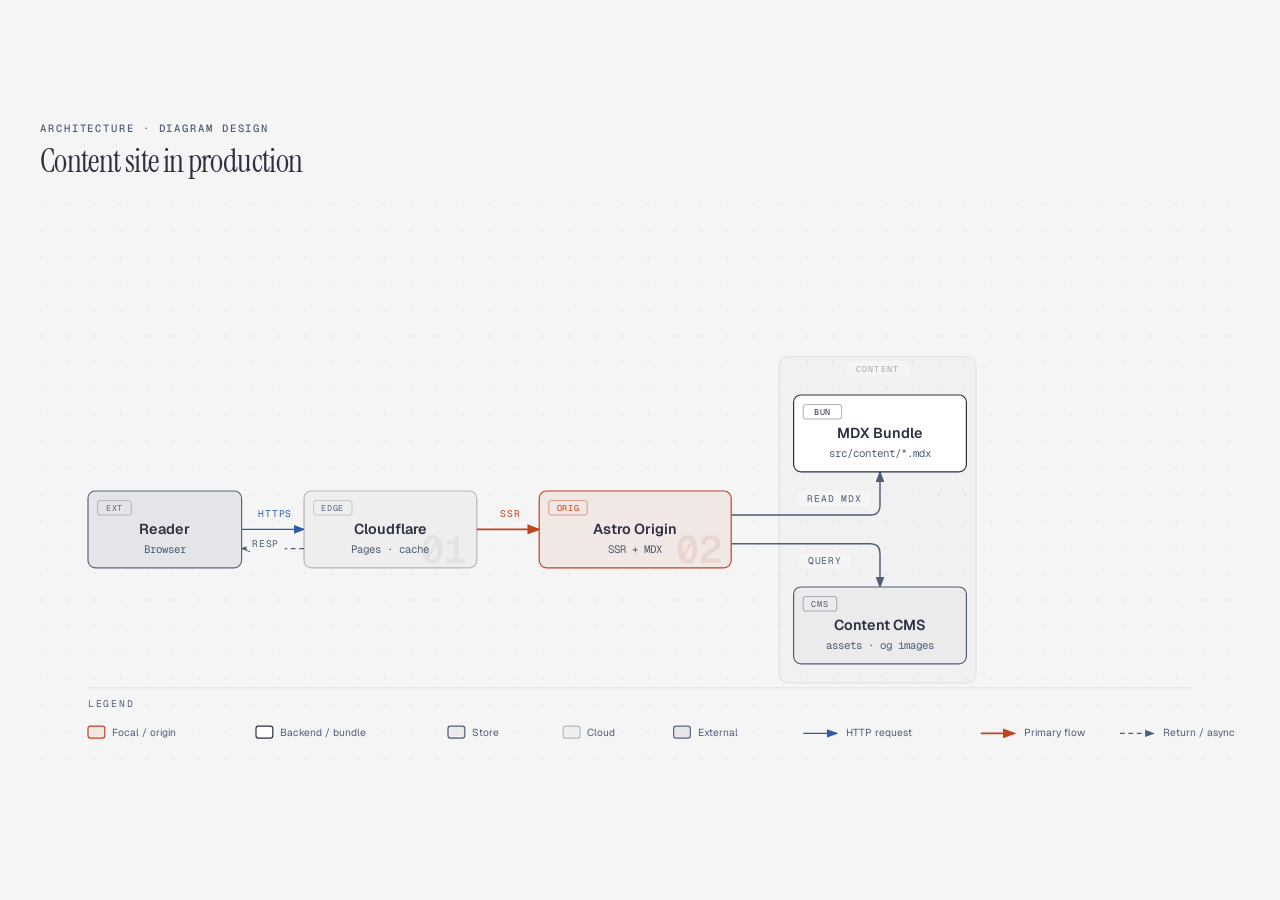
<file: skills/diagram-design/assets/example-architecture.html>
<!DOCTYPE html>
<html lang="en">
<head>
  <meta charset="UTF-8">
  <meta name="viewport" content="width=device-width, initial-scale=1.0">
  <title>Content site · Architecture</title>
  <link href="https://fonts.googleapis.com/css2?family=Instrument+Serif:ital@0;1&family=Geist:wght@400;500;600&family=Geist+Mono:wght@400;500;600&display=swap" rel="stylesheet">
  <style>
    *, *::before, *::after { box-sizing: border-box; margin: 0; padding: 0; }
    :root {
      --color-paper:   #f5f5f5;
      --color-ink:     #2d3142;
      --color-muted:   #4f5d75;
      --color-accent:  #bf4520;
      --font-sans:     'Geist', system-ui, sans-serif;
      --font-serif:    'Instrument Serif', serif;
      --font-mono:     'Geist Mono', ui-monospace, monospace;
    }

    body {
      font-family: var(--font-sans);
      background: var(--color-paper);
      color: var(--color-ink);
      min-height: 100vh;
      display: flex;
      align-items: center;
      justify-content: center;
      padding: 3rem 2rem;
    }

    .frame { max-width: 1200px; width: 100%; }

    .eyebrow {
      font-family: var(--font-mono);
      font-size: 0.66rem;
      font-weight: 500;
      letter-spacing: 0.18em;
      text-transform: uppercase;
      color: var(--color-muted);
      margin-bottom: 0.5rem;
    }

    h1 {
      font-family: var(--font-serif);
      font-size: clamp(1.5rem, 2.4vw + 0.75rem, 2rem);
      font-weight: 400;
      letter-spacing: -0.02em;
      line-height: 1.15;
      color: var(--color-ink);
      margin-bottom: 1.5rem;
    }

    svg { width: 100%; min-width: 900px; display: block; }
  </style>
</head>
<body>
  <div class="frame">
    <p class="eyebrow">Architecture · Diagram Design</p>
    <h1>Content site in production</h1>

    <svg viewBox="0 0 1000 480" xmlns="http://www.w3.org/2000/svg" role="img" aria-labelledby="architecture-title architecture-desc">
      <title id="architecture-title">Content site in production</title>
      <desc id="architecture-desc">Architecture diagram showing reader requests moving through Cloudflare to an Astro origin, MDX bundle, and content CMS.</desc>
        <defs>
          <pattern id="dots" width="22" height="22" patternUnits="userSpaceOnUse">
            <circle cx="1" cy="1" r="0.9" fill="rgba(45,49,66,0.10)"/>
          </pattern>
          <marker id="arrow" markerWidth="8" markerHeight="6" refX="7" refY="3" orient="auto"><polygon points="0 0, 8 3, 0 6" fill="#4f5d75"/></marker>
          <marker id="arrow-accent" markerWidth="8" markerHeight="6" refX="7" refY="3" orient="auto"><polygon points="0 0, 8 3, 0 6" fill="#bf4520"/></marker>
          <marker id="arrow-link" markerWidth="8" markerHeight="6" refX="7" refY="3" orient="auto"><polygon points="0 0, 8 3, 0 6" fill="#2e5aa8"/></marker>
        </defs>

        <rect width="100%" height="100%" fill="#f5f5f5"/>
        <rect width="100%" height="100%" fill="url(#dots)" opacity="0.55"/>

        <!-- Zone: Content services (drawn before arrows and nodes) -->
        <rect x="616" y="128" width="164" height="272" rx="8"
              fill="rgba(45,49,66,0.02)" stroke="rgba(45,49,66,0.10)" stroke-width="0.8"/>
        <rect x="672" y="132" width="52" height="12" rx="2" fill="#f5f5f5"/>
        <text x="698" y="141" fill="rgba(45,49,66,0.40)" font-size="7" font-family="'Geist Mono', monospace"
              text-anchor="middle" letter-spacing="0.14em">CONTENT</text>

        <!-- Arrows first (behind boxes) -->
        <line x1="168" y1="272" x2="220" y2="272" stroke="#2e5aa8" stroke-width="1.2" marker-end="url(#arrow-link)"/>
        <line x1="364" y1="272" x2="416" y2="272" stroke="#bf4520" stroke-width="1.4" marker-end="url(#arrow-accent)"/>
        <!-- Two fanned ports on Astro's right edge, each turning once into MDX bottom / CMS top -->
        <path d="M 576,260 H 692 Q 700,260 700,252 V 224"
              fill="none" stroke="#4f5d75" stroke-width="1.2" marker-end="url(#arrow)"/>
        <path d="M 576,284 H 692 Q 700,284 700,292 V 320"
              fill="none" stroke="#4f5d75" stroke-width="1.2" marker-end="url(#arrow)"/>

        <!-- Dashed return: Cloudflare→Reader (cached HTML — same orthogonal rules as solid) -->
        <path d="M 220,288 H 168" fill="none" stroke="#4f5d75" stroke-width="1" stroke-dasharray="4,3" marker-end="url(#arrow)"/>

        <!-- Arrow labels -->
        <rect x="172" y="252" width="48" height="12" rx="2" fill="#f5f5f5"/>
        <text x="196" y="262" fill="#2e5aa8" font-size="8" font-family="'Geist Mono', monospace" text-anchor="middle" letter-spacing="0.08em">HTTPS</text>

        <rect x="172" y="278" width="32" height="12" rx="2" fill="#f5f5f5"/>
        <text x="188" y="287" fill="#4f5d75" font-size="8" font-family="'Geist Mono', monospace" text-anchor="middle" letter-spacing="0.08em">RESP</text>

        <rect x="368" y="252" width="48" height="12" rx="2" fill="#f5f5f5"/>
        <text x="392" y="262" fill="#bf4520" font-size="8" font-family="'Geist Mono', monospace" text-anchor="middle" letter-spacing="0.08em">SSR</text>

        <rect x="632" y="240" width="60" height="12" rx="2" fill="#f5f5f5"/>
        <text x="662" y="249" fill="#4f5d75" font-size="8" font-family="'Geist Mono', monospace" text-anchor="middle" letter-spacing="0.08em">READ MDX</text>

        <rect x="632" y="292" width="44" height="12" rx="2" fill="#f5f5f5"/>
        <text x="654" y="301" fill="#4f5d75" font-size="8" font-family="'Geist Mono', monospace" text-anchor="middle" letter-spacing="0.08em">QUERY</text>

        <!-- Node: Reader -->
        <rect x="40" y="240" width="128" height="64" rx="6" fill="#f5f5f5"/>
        <rect x="40" y="240" width="128" height="64" rx="6" fill="rgba(79,93,117,0.10)" stroke="#5a6580" stroke-width="1"/>
        <rect x="48" y="248" width="28" height="12" rx="2" fill="transparent" stroke="rgba(90,101,128,0.40)" stroke-width="0.8"/>
        <text x="62" y="257" fill="#5a6580" font-size="7" font-family="'Geist Mono', monospace" text-anchor="middle" letter-spacing="0.08em">EXT</text>
        <text x="104" y="276" fill="#2d3142" font-size="12" font-weight="600" font-family="'Geist', sans-serif" text-anchor="middle">Reader</text>
        <text x="104" y="292" fill="#4f5d75" font-size="9" font-family="'Geist Mono', monospace" text-anchor="middle">Browser</text>

        <!-- Node: Cloudflare -->
        <rect x="220" y="240" width="144" height="64" rx="6" fill="#f5f5f5"/>
        <rect x="220" y="240" width="144" height="64" rx="6" fill="rgba(45,49,66,0.03)" stroke="rgba(45,49,66,0.30)" stroke-width="1"/>
        <rect x="228" y="248" width="32" height="12" rx="2" fill="transparent" stroke="rgba(45,49,66,0.22)" stroke-width="0.8"/>
        <text x="244" y="257" fill="#5a6580" font-size="7" font-family="'Geist Mono', monospace" text-anchor="middle" letter-spacing="0.08em">EDGE</text>
        <text x="356" y="300" fill="rgba(45,49,66,0.06)" font-size="32" font-weight="600" font-family="'Geist Mono', monospace" text-anchor="end">01</text>
        <text x="292" y="276" fill="#2d3142" font-size="12" font-weight="600" font-family="'Geist', sans-serif" text-anchor="middle">Cloudflare</text>
        <text x="292" y="292" fill="#4f5d75" font-size="9" font-family="'Geist Mono', monospace" text-anchor="middle">Pages · cache</text>

        <!-- Node: Astro (focal coral) -->
        <rect x="416" y="240" width="160" height="64" rx="6" fill="#f5f5f5"/>
        <rect x="416" y="240" width="160" height="64" rx="6" fill="rgba(191,69,32,0.08)" stroke="#bf4520" stroke-width="1"/>
        <rect x="424" y="248" width="32" height="12" rx="2" fill="transparent" stroke="rgba(191,69,32,0.50)" stroke-width="0.8"/>
        <text x="440" y="257" fill="#bf4520" font-size="7" font-family="'Geist Mono', monospace" text-anchor="middle" letter-spacing="0.08em">ORIG</text>
        <text x="568" y="300" fill="rgba(191,69,32,0.10)" font-size="32" font-weight="600" font-family="'Geist Mono', monospace" text-anchor="end">02</text>
        <text x="496" y="276" fill="#2d3142" font-size="12" font-weight="600" font-family="'Geist', sans-serif" text-anchor="middle">Astro Origin</text>
        <text x="496" y="292" fill="#4f5d75" font-size="9" font-family="'Geist Mono', monospace" text-anchor="middle">SSR + MDX</text>

        <!-- Node: MDX Bundle -->
        <rect x="628" y="160" width="144" height="64" rx="6" fill="#f5f5f5"/>
        <rect x="628" y="160" width="144" height="64" rx="6" fill="#ffffff" stroke="#2d3142" stroke-width="1"/>
        <rect x="636" y="168" width="32" height="12" rx="2" fill="transparent" stroke="rgba(45,49,66,0.40)" stroke-width="0.8"/>
        <text x="652" y="177" fill="#2d3142" font-size="7" font-family="'Geist Mono', monospace" text-anchor="middle" letter-spacing="0.08em">BUN</text>
        <text x="700" y="196" fill="#2d3142" font-size="12" font-weight="600" font-family="'Geist', sans-serif" text-anchor="middle">MDX Bundle</text>
        <text x="700" y="212" fill="#4f5d75" font-size="9" font-family="'Geist Mono', monospace" text-anchor="middle">src/content/*.mdx</text>

        <!-- Node: Content CMS -->
        <rect x="628" y="320" width="144" height="64" rx="6" fill="#f5f5f5"/>
        <rect x="628" y="320" width="144" height="64" rx="6" fill="rgba(45,49,66,0.05)" stroke="#4f5d75" stroke-width="1"/>
        <rect x="636" y="328" width="28" height="12" rx="2" fill="transparent" stroke="rgba(79,93,117,0.50)" stroke-width="0.8"/>
        <text x="650" y="337" fill="#4f5d75" font-size="7" font-family="'Geist Mono', monospace" text-anchor="middle" letter-spacing="0.08em">CMS</text>
        <text x="700" y="356" fill="#2d3142" font-size="12" font-weight="600" font-family="'Geist', sans-serif" text-anchor="middle">Content CMS</text>
        <text x="700" y="372" fill="#4f5d75" font-size="9" font-family="'Geist Mono', monospace" text-anchor="middle">assets · og images</text>

        <!-- Legend strip -->
        <line x1="40" y1="404" x2="960" y2="404" stroke="rgba(45,49,66,0.10)" stroke-width="0.8"/>
        <text x="40" y="420" fill="#4f5d75" font-size="8" font-family="'Geist Mono', monospace" letter-spacing="0.18em">LEGEND</text>

        <rect x="40" y="436" width="14" height="10" rx="2" fill="rgba(191,69,32,0.08)" stroke="#bf4520" stroke-width="1"/>
        <text x="60" y="444" fill="#4f5d75" font-size="8.5" font-family="'Geist', sans-serif">Focal / origin</text>

        <rect x="180" y="436" width="14" height="10" rx="2" fill="#ffffff" stroke="#2d3142" stroke-width="1"/>
        <text x="200" y="444" fill="#4f5d75" font-size="8.5" font-family="'Geist', sans-serif">Backend / bundle</text>

        <rect x="340" y="436" width="14" height="10" rx="2" fill="rgba(45,49,66,0.05)" stroke="#4f5d75" stroke-width="1"/>
        <text x="360" y="444" fill="#4f5d75" font-size="8.5" font-family="'Geist', sans-serif">Store</text>

        <rect x="436" y="436" width="14" height="10" rx="2" fill="rgba(45,49,66,0.03)" stroke="rgba(45,49,66,0.30)" stroke-width="1"/>
        <text x="456" y="444" fill="#4f5d75" font-size="8.5" font-family="'Geist', sans-serif">Cloud</text>

        <rect x="528" y="436" width="14" height="10" rx="2" fill="rgba(79,93,117,0.10)" stroke="#5a6580" stroke-width="1"/>
        <text x="548" y="444" fill="#4f5d75" font-size="8.5" font-family="'Geist', sans-serif">External</text>

        <line x1="636" y1="442" x2="664" y2="442" stroke="#2e5aa8" stroke-width="1.2" marker-end="url(#arrow-link)"/>
        <text x="672" y="444" fill="#4f5d75" font-size="8.5" font-family="'Geist', sans-serif">HTTP request</text>

        <line x1="784" y1="442" x2="812" y2="442" stroke="#bf4520" stroke-width="1.4" marker-end="url(#arrow-accent)"/>
        <text x="820" y="444" fill="#4f5d75" font-size="8.5" font-family="'Geist', sans-serif">Primary flow</text>

        <line x1="900" y1="442" x2="928" y2="442" stroke="#4f5d75" stroke-width="1" stroke-dasharray="4,3" marker-end="url(#arrow)"/>
        <text x="936" y="444" fill="#4f5d75" font-size="8.5" font-family="'Geist', sans-serif">Return / async</text>
      </svg>
  </div>
</body>
</html>
</file>
